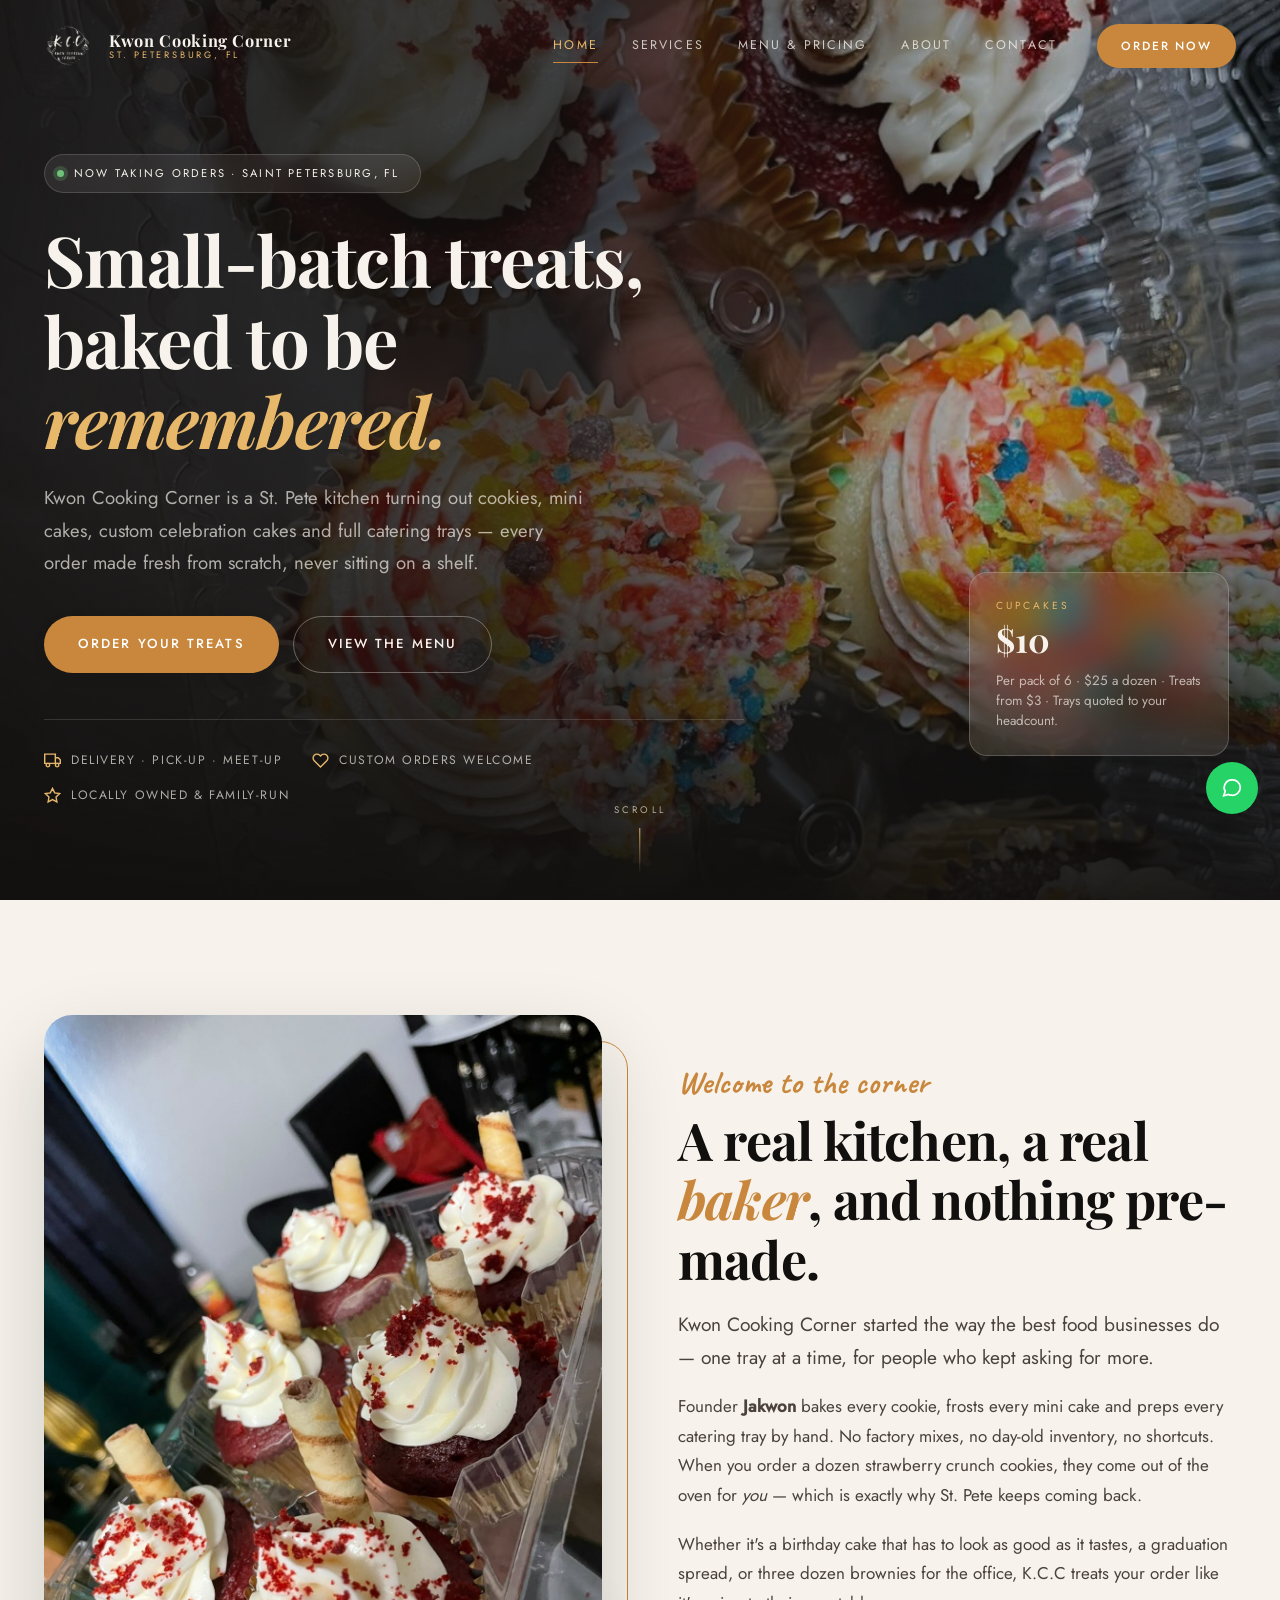
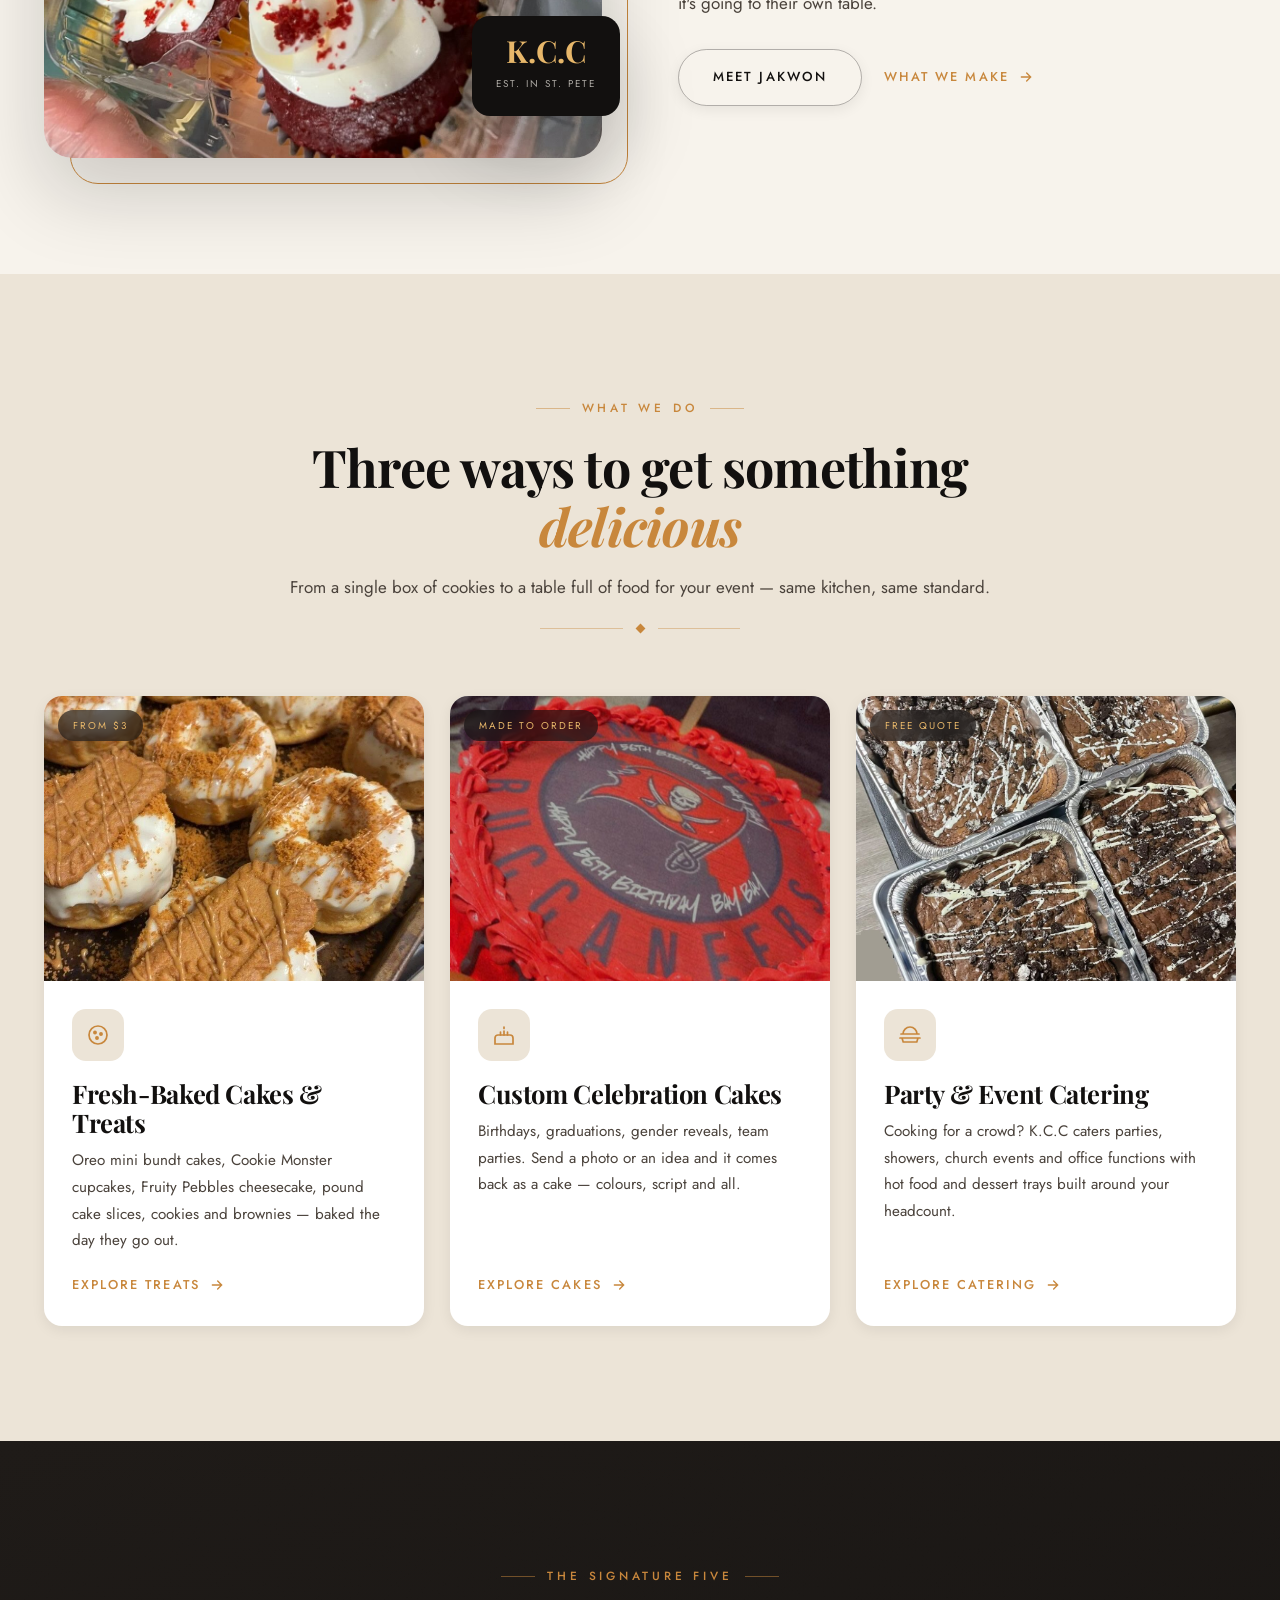
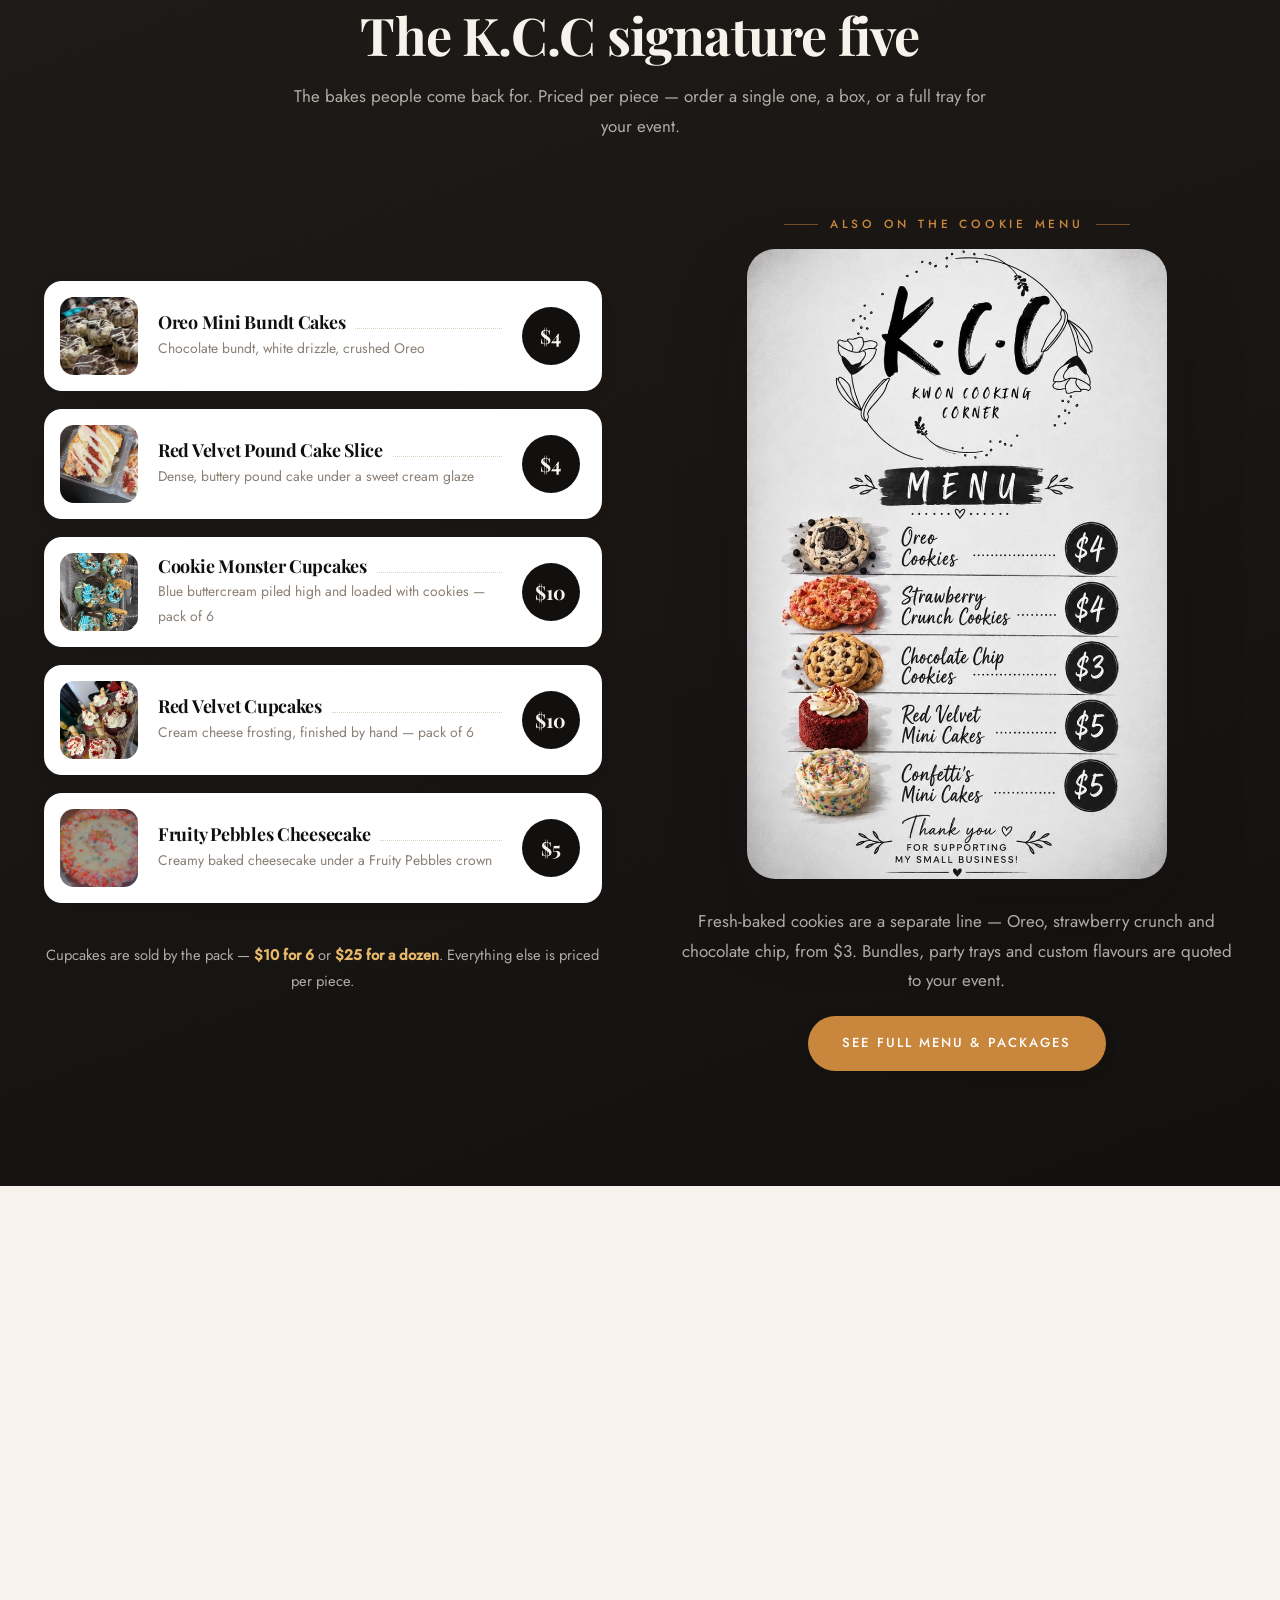
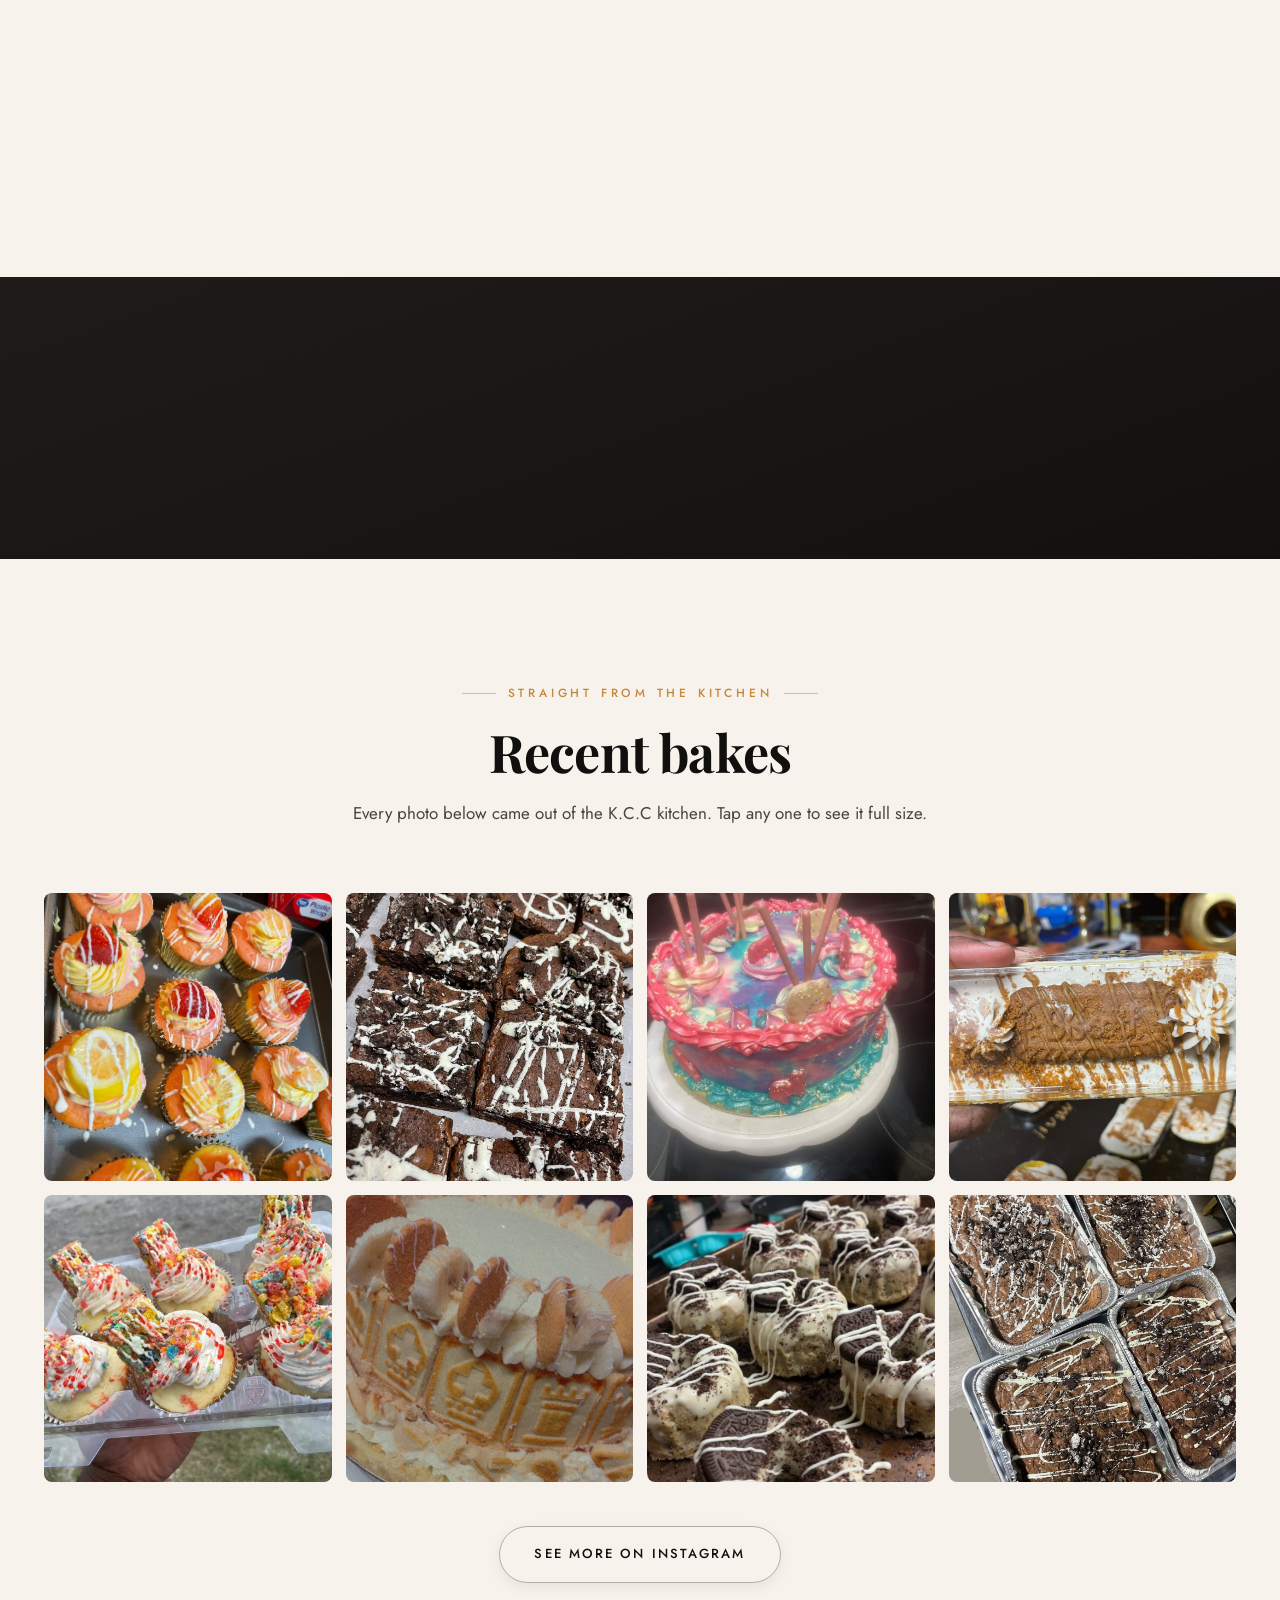
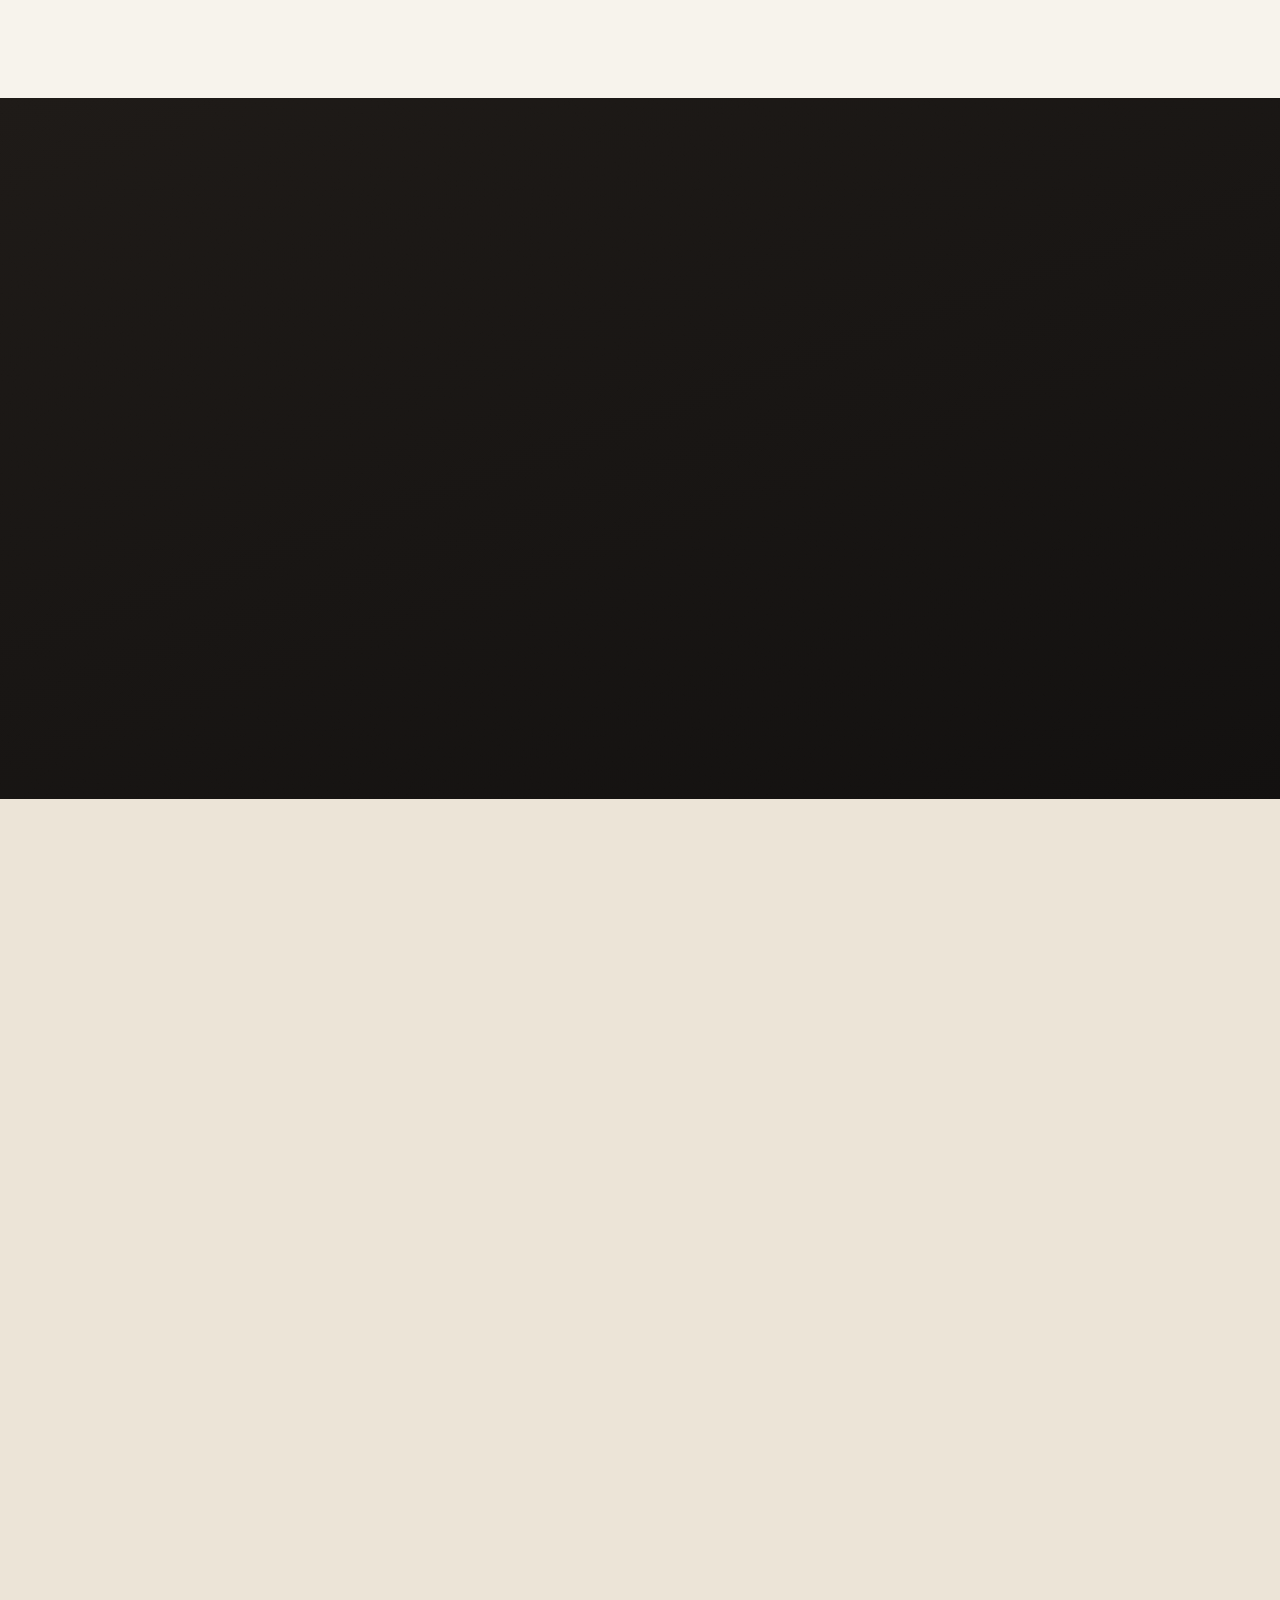
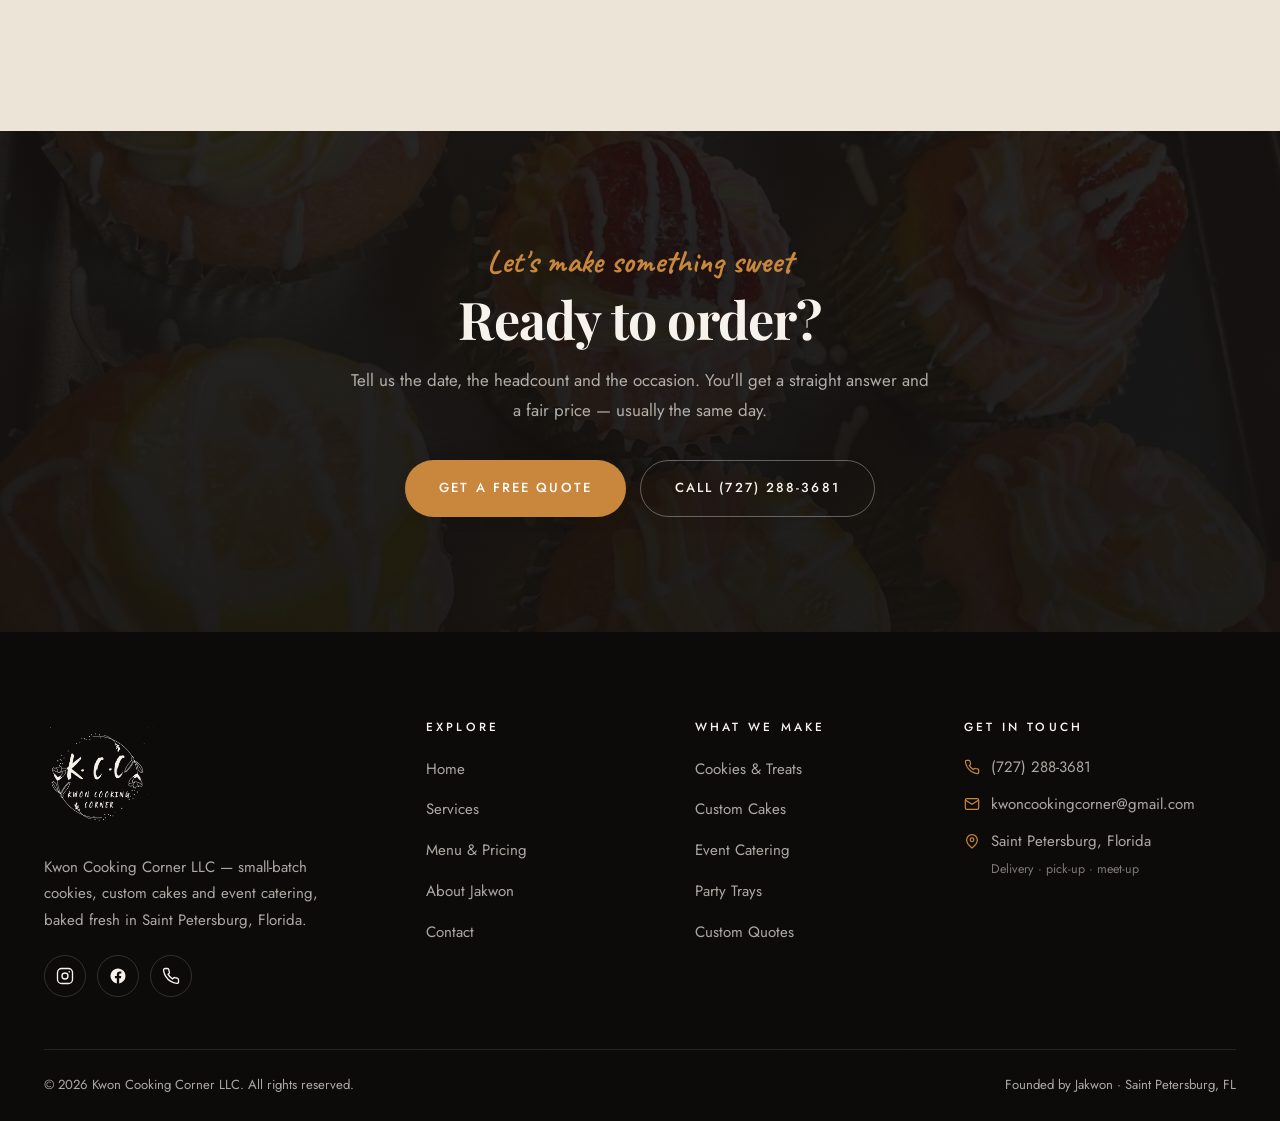
<file: index.html>
<!DOCTYPE html>
<html lang="en">
<head>
<meta charset="UTF-8">
<meta name="viewport" content="width=device-width, initial-scale=1.0">

<!-- ===================== SEO ===================== -->
<title>Kwon Cooking Corner | Custom Cakes, Cookies &amp; Catering in St. Petersburg, FL</title>
<meta name="description" content="Kwon Cooking Corner (K.C.C) bakes small-batch cookies, mini cakes and custom celebration cakes, and caters parties and events across St. Petersburg, Florida. Delivery, pick-up and meet-up available. Call (727) 288-3681.">
<meta name="keywords" content="custom cakes St Petersburg FL, cookies St Pete, home baker Saint Petersburg, catering St Petersburg Florida, birthday cakes, red velvet cupcakes, oreo bundt cakes, fruity pebbles cheesecake, party catering Tampa Bay">
<meta name="author" content="Kwon Cooking Corner LLC">
<meta name="robots" content="index, follow">
<link rel="canonical" href="https://kwoncookingcorner.com/">

<!-- Social sharing cards -->
<meta property="og:type" content="website">
<meta property="og:title" content="Kwon Cooking Corner | Custom Cakes, Cookies &amp; Catering in St. Pete">
<meta property="og:description" content="Small-batch treats and full-service catering, baked fresh to order in Saint Petersburg, Florida.">
<meta property="og:image" content="assets/img/gourmet-cupcake-tray.jpg">
<meta property="og:url" content="https://kwoncookingcorner.com/">
<meta name="twitter:card" content="summary_large_image">

<link rel="icon" type="image/png" href="assets/logo/favicon.png">
<link rel="apple-touch-icon" href="assets/logo/favicon.png">

<!-- ===================== FONTS ===================== -->
<!-- Self-hosted webfonts: no external requests, works offline -->
<link rel="stylesheet" href="css/fonts.css">

<link rel="stylesheet" href="css/style.css">

<!-- ===================== STRUCTURED DATA (helps Google show the business) ===================== -->
<script type="application/ld+json">
{
  "@context": "https://schema.org",
  "@type": "Bakery",
  "name": "Kwon Cooking Corner LLC",
  "alternateName": "K.C.C",
  "image": "assets/logo/logo-original.jpg",
  "description": "Home bakery and catering business offering cookies, mini cakes, custom celebration cakes and event catering in Saint Petersburg, Florida.",
  "telephone": "+1-727-288-3681",
  "email": "kwoncookingcorner@gmail.com",
  "founder": {
    "@type": "Person",
    "name": "Jakwon",
    "jobTitle": "Founder & Head Baker",
    "alumniOf": {
      "@type": "EducationalOrganization",
      "name": "Pinellas Technical College"
    },
    "hasCredential": {
      "@type": "EducationalOccupationalCredential",
      "name": "Certificate of Program Completion — Professional Culinary Arts and Hospitality",
      "credentialCategory": "certificate",
      "recognizedBy": { "@type": "EducationalOrganization", "name": "Pinellas Technical College" }
    }
  },
  "address": {
    "@type": "PostalAddress",
    "addressLocality": "Saint Petersburg",
    "addressRegion": "FL",
    "addressCountry": "US"
  },
  "areaServed": "Saint Petersburg, Florida and the greater Tampa Bay area",
  "priceRange": "$$",
  "servesCuisine": ["Desserts", "Baked Goods", "Catering"],
  "sameAs": [
    "https://www.instagram.com/kwoncookingcorner/",
    "https://www.facebook.com/quan2006"
  ]
}
</script>
</head>

<body class="no-scroll">

<a class="skip-link" href="#main">Skip to content</a>

<!-- ==========================================================================
     PRELOADER
     ========================================================================== -->
<div class="loader" id="loader">
  <div class="loader__inner">
    <img class="loader__mark" src="assets/logo/logo-light.png" alt="Kwon Cooking Corner">
    <div class="loader__bar"><span></span></div>
    <div class="loader__text">Preheating the oven</div>
  </div>
</div>


<!-- ==========================================================================
     NAVIGATION  (identical on every page — keep in sync)
     ========================================================================== -->
<header class="nav" id="nav">
  <div class="container nav__inner">

    <a class="nav__brand" href="index.html" aria-label="Kwon Cooking Corner home">
      <img src="assets/logo/logo-light.png" alt="Kwon Cooking Corner K.C.C logo">
      <span class="nav__brand-text">
        <span class="nav__brand-name">Kwon Cooking Corner</span>
        <span class="nav__brand-sub">St. Petersburg, FL</span>
      </span>
    </a>

    <nav class="nav__menu" aria-label="Main navigation">
      <a class="nav__link is-active" href="index.html">Home</a>
      <a class="nav__link" href="services.html">Services</a>
      <a class="nav__link" href="packages.html">Menu &amp; Pricing</a>
      <a class="nav__link" href="about.html">About</a>
      <a class="nav__link" href="contact.html">Contact</a>
      <a class="btn btn--gold btn--sm nav__cta" href="contact.html">Order Now</a>
    </nav>

    <button class="nav__toggle" id="navToggle" aria-label="Open menu" aria-expanded="false" aria-controls="navDrawer">
      <span></span><span></span><span></span>
    </button>
  </div>
</header>

<!-- Mobile drawer -->
<div class="nav__drawer" id="navDrawer">
  <nav aria-label="Mobile navigation">
    <ul>
      <li><a href="index.html">Home</a></li>
      <li><a href="services.html">Services</a></li>
      <li><a href="packages.html">Menu &amp; Pricing</a></li>
      <li><a href="about.html">About</a></li>
      <li><a href="contact.html">Contact</a></li>
    </ul>
    <div class="nav__drawer-contact">Call or text · (727) 288-3681</div>
  </nav>
</div>


<main id="main">

<!-- ==========================================================================
     HERO
     ========================================================================== -->
<section class="hero">
  <div class="hero__bg">
    <img id="heroImg" src="assets/img/gourmet-cupcake-tray.jpg"
         alt="A tray of freshly decorated gourmet cupcakes made by Kwon Cooking Corner" fetchpriority="high">
  </div>
  <div class="hero__scrim"></div>

  <div class="container">
    <div class="hero__content">
      <span class="hero__badge"><i></i> Now taking orders · Saint Petersburg, FL</span>

      <h1>Small-batch treats,<br>baked to be <em>remembered.</em></h1>

      <p class="hero__text">
        Kwon Cooking Corner is a St. Pete kitchen turning out cookies, mini cakes,
        custom celebration cakes and full catering trays — every order made fresh
        from scratch, never sitting on a shelf.
      </p>

      <div class="btn-row">
        <a class="btn btn--gold" href="contact.html">Order Your Treats</a>
        <a class="btn btn--outline-light" href="packages.html">View the Menu</a>
      </div>

      <div class="hero__meta">
        <div>
          <svg width="17" height="17" viewBox="0 0 24 24" fill="none" stroke="currentColor" stroke-width="2" stroke-linecap="round"><path d="M1 3h15v13H1zM16 8h4l3 3v5h-7z"/><circle cx="5.5" cy="18.5" r="2.5"/><circle cx="18.5" cy="18.5" r="2.5"/></svg>
          Delivery · Pick-up · Meet-up
        </div>
        <div>
          <svg width="17" height="17" viewBox="0 0 24 24" fill="none" stroke="currentColor" stroke-width="2" stroke-linecap="round"><path d="M20.84 4.61a5.5 5.5 0 0 0-7.78 0L12 5.67l-1.06-1.06a5.5 5.5 0 0 0-7.78 7.78l1.06 1.06L12 21.23l7.78-7.78 1.06-1.06a5.5 5.5 0 0 0 0-7.78z"/></svg>
          Custom orders welcome
        </div>
        <div>
          <svg width="17" height="17" viewBox="0 0 24 24" fill="none" stroke="currentColor" stroke-width="2" stroke-linecap="round"><path d="M12 2 15.09 8.26 22 9.27l-5 4.87 1.18 6.88L12 17.77l-6.18 3.25L7 14.14 2 9.27l6.91-1.01z"/></svg>
          Locally owned &amp; family-run
        </div>
      </div>
    </div>
  </div>

  <!-- Floating glass price card -->
  <aside class="hero__card">
    <small>Cupcakes</small>
    <strong>$10</strong>
    <p>Per pack of 6 · $25 a dozen · Treats from $3 · Trays quoted to your headcount.</p>
  </aside>

  <div class="hero__scroll">Scroll <i></i></div>
</section>


<!-- ==========================================================================
     INTRO — brand story snippet
     ========================================================================== -->
<section class="section">
  <div class="container split">

    <div class="split__media" data-reveal="left">
      <div class="portrait">
        <img src="assets/img/red-velvet-cupcakes.jpg"
             alt="Red velvet cupcakes topped with cream cheese frosting and a wafer roll">
        <div class="portrait__badge">
          <strong>K.C.C</strong>
          <small>Est. in St. Pete</small>
        </div>
      </div>
    </div>

    <div data-reveal="right">
      <span class="kicker">Welcome to the corner</span>
      <h2>A real kitchen, a real <span class="accent-italic">baker</span>, and nothing pre-made.</h2>
      <p class="lead" style="margin-top:20px">
        Kwon Cooking Corner started the way the best food businesses do — one tray at a
        time, for people who kept asking for more.
      </p>
      <p>
        Founder <strong>Jakwon</strong> bakes every cookie, frosts every mini cake and preps
        every catering tray by hand. No factory mixes, no day-old inventory, no shortcuts.
        When you order a dozen strawberry crunch cookies, they come out of the oven for
        <em>you</em> — which is exactly why St. Pete keeps coming back.
      </p>
      <p>
        Whether it's a birthday cake that has to look as good as it tastes, a graduation
        spread, or three dozen brownies for the office, K.C.C treats your order like it's
        going to their own table.
      </p>

      <div class="btn-row" style="margin-top:30px">
        <a class="btn btn--outline" href="about.html">Meet Jakwon</a>
        <a class="link-arrow" href="services.html" style="align-self:center;margin-left:8px">
          What we make
          <svg width="16" height="16" viewBox="0 0 24 24" fill="none" stroke="currentColor" stroke-width="2" stroke-linecap="round"><path d="M5 12h14M13 6l6 6-6 6"/></svg>
        </a>
      </div>
    </div>

  </div>
</section>


<!-- ==========================================================================
     SERVICES — three headline offerings
     ========================================================================== -->
<section class="section section--stone">
  <div class="container">

    <header class="section-head section-head--center" data-reveal>
      <span class="eyebrow">What we do</span>
      <h2>Three ways to get something <span class="accent-italic">delicious</span></h2>
      <p>From a single box of cookies to a table full of food for your event — same kitchen, same standard.</p>
      <div class="divider"><span></span></div>
    </header>

    <div class="grid grid--3">

      <article class="service-card" data-reveal data-delay="0">
        <div class="service-card__media">
          <img src="assets/img/biscoff-cookie-treats.jpg" loading="lazy"
               alt="Biscoff-topped mini bundt cakes drizzled with glaze">
          <span class="service-card__tag">From $3</span>
        </div>
        <div class="service-card__body">
          <div class="service-card__icon">
            <svg width="24" height="24" viewBox="0 0 24 24" fill="none" stroke="currentColor" stroke-width="1.7"><circle cx="12" cy="12" r="9"/><circle cx="9" cy="9.5" r="1.1" fill="currentColor"/><circle cx="15" cy="11" r="1.1" fill="currentColor"/><circle cx="11" cy="15" r="1.1" fill="currentColor"/></svg>
          </div>
          <h3>Fresh-Baked Cakes &amp; Treats</h3>
          <p>
            Oreo mini bundt cakes, Cookie Monster cupcakes, Fruity Pebbles cheesecake,
            pound cake slices, cookies and brownies — baked the day they go out.
          </p>
          <a class="link-arrow" href="services.html#treats">
            Explore treats
            <svg width="16" height="16" viewBox="0 0 24 24" fill="none" stroke="currentColor" stroke-width="2" stroke-linecap="round"><path d="M5 12h14M13 6l6 6-6 6"/></svg>
          </a>
        </div>
      </article>

      <article class="service-card" data-reveal data-delay="130">
        <div class="service-card__media">
          <img src="assets/img/custom-themed-cake.jpg" loading="lazy"
               alt="Custom decorated birthday cake with a hand-piped team logo">
          <span class="service-card__tag">Made to order</span>
        </div>
        <div class="service-card__body">
          <div class="service-card__icon">
            <svg width="24" height="24" viewBox="0 0 24 24" fill="none" stroke="currentColor" stroke-width="1.7" stroke-linecap="round"><path d="M3 21h18v-6a3 3 0 0 0-3-3H6a3 3 0 0 0-3 3z"/><path d="M12 12V8M12 5.5V4M8.5 12V9M15.5 12V9"/></svg>
          </div>
          <h3>Custom Celebration Cakes</h3>
          <p>
            Birthdays, graduations, gender reveals, team parties. Send a photo or an idea
            and it comes back as a cake — colours, script and all.
          </p>
          <a class="link-arrow" href="services.html#cakes">
            Explore cakes
            <svg width="16" height="16" viewBox="0 0 24 24" fill="none" stroke="currentColor" stroke-width="2" stroke-linecap="round"><path d="M5 12h14M13 6l6 6-6 6"/></svg>
          </a>
        </div>
      </article>

      <article class="service-card" data-reveal data-delay="260">
        <div class="service-card__media">
          <img src="assets/img/catering-brownie-trays.jpg" loading="lazy"
               alt="Full catering trays of Oreo brownies prepared for a Kwon Cooking Corner event">
          <span class="service-card__tag">Free quote</span>
        </div>
        <div class="service-card__body">
          <div class="service-card__icon">
            <svg width="24" height="24" viewBox="0 0 24 24" fill="none" stroke="currentColor" stroke-width="1.7" stroke-linecap="round"><path d="M3 11h18M5 11a7 7 0 0 1 14 0M2 15h20M4 15l1.2 4h13.6L20 15"/></svg>
          </div>
          <h3>Party &amp; Event Catering</h3>
          <p>
            Cooking for a crowd? K.C.C caters parties, showers, church events and office
            functions with hot food and dessert trays built around your headcount.
          </p>
          <a class="link-arrow" href="services.html#catering">
            Explore catering
            <svg width="16" height="16" viewBox="0 0 24 24" fill="none" stroke="currentColor" stroke-width="2" stroke-linecap="round"><path d="M5 12h14M13 6l6 6-6 6"/></svg>
          </a>
        </div>
      </article>

    </div>
  </div>
</section>


<!-- ==========================================================================
     SIGNATURE MENU — real prices taken from the K.C.C menu card
     ========================================================================== -->
<section class="section section--dark">
  <div class="container">

    <header class="section-head section-head--center" data-reveal>
      <span class="eyebrow">The signature five</span>
      <h2>The K.C.C signature five</h2>
      <p>The bakes people come back for. Priced per piece — order a single one, a box, or a full tray for your event.</p>
    </header>

    <div class="split" style="align-items:center">

      <div class="menu-list" data-reveal="left">

        <article class="menu-item">
          <div class="menu-item__thumb">
            <img src="assets/img/oreo-mini-bundt-cakes.jpg" loading="lazy" alt="Oreo mini bundt cakes finished with white chocolate drizzle and crushed Oreo">
          </div>
          <div class="menu-item__info">
            <h4>Oreo Mini Bundt Cakes</h4>
            <p>Chocolate bundt, white drizzle, crushed Oreo</p>
          </div>
          <div class="menu-item__price">$4</div>
        </article>

        <article class="menu-item">
          <div class="menu-item__thumb">
            <img src="assets/img/red-velvet-pound-cake.jpg" loading="lazy" alt="A thick slice of red velvet pound cake with sweet cream glaze">
          </div>
          <div class="menu-item__info">
            <h4>Red Velvet Pound Cake Slice</h4>
            <p>Dense, buttery pound cake under a sweet cream glaze</p>
          </div>
          <div class="menu-item__price">$4</div>
        </article>

        <article class="menu-item">
          <div class="menu-item__thumb">
            <img src="assets/img/cookie-monster-cupcakes.jpg" loading="lazy" alt="Cookie Monster cupcakes with bright blue buttercream and cookies on top">
          </div>
          <div class="menu-item__info">
            <h4>Cookie Monster Cupcakes</h4>
            <p>Blue buttercream piled high and loaded with cookies — pack of 6</p>
          </div>
          <div class="menu-item__price">$10</div>
        </article>

        <article class="menu-item">
          <div class="menu-item__thumb">
            <img src="assets/img/red-velvet-cupcakes.jpg" loading="lazy" alt="Red velvet cupcakes topped with swirled cream cheese frosting">
          </div>
          <div class="menu-item__info">
            <h4>Red Velvet Cupcakes</h4>
            <p>Cream cheese frosting, finished by hand — pack of 6</p>
          </div>
          <div class="menu-item__price">$10</div>
        </article>

        <article class="menu-item">
          <div class="menu-item__thumb">
            <img src="assets/img/fruity-pebbles-cheesecake.jpg" loading="lazy" alt="Fruity Pebbles cheesecake topped with colourful cereal">
          </div>
          <div class="menu-item__info">
            <h4>Fruity Pebbles Cheesecake</h4>
            <p>Creamy baked cheesecake under a Fruity Pebbles crown</p>
          </div>
          <div class="menu-item__price">$5</div>
        </article>

        <p style="margin-top:22px;font-size:.92rem;text-align:center;color:var(--text-light-muted)">
          Cupcakes are sold by the pack — <strong style="color:var(--gold-lt)">$10 for 6</strong>
          or <strong style="color:var(--gold-lt)">$25 for a dozen</strong>. Everything else is priced per piece.
        </p>

      </div>

      <div data-reveal="right" style="text-align:center">
        <span class="eyebrow" style="margin-bottom:14px">Also on the cookie menu</span>
        <img src="assets/img/kcc-menu.jpg" loading="lazy"
             alt="The printed Kwon Cooking Corner cookie menu card, listing Oreo, strawberry crunch and chocolate chip cookies with prices"
             style="border-radius:var(--radius-lg);box-shadow:var(--shadow-lg);width:100%;max-width:420px;margin-inline:auto">
        <div style="text-align:center;margin-top:28px">
          <p style="margin-bottom:20px">
            Fresh-baked cookies are a separate line — Oreo, strawberry crunch and chocolate
            chip, from $3. Bundles, party trays and custom flavours are quoted to your event.
          </p>
          <a class="btn btn--gold" href="packages.html">See Full Menu &amp; Packages</a>
        </div>
      </div>

    </div>
  </div>
</section>


<!-- ==========================================================================
     WHY CHOOSE US
     ========================================================================== -->
<section class="section">
  <div class="container">

    <header class="section-head section-head--center" data-reveal>
      <span class="eyebrow">Why K.C.C</span>
      <h2>Reasons people order <span class="accent-italic">twice</span></h2>
      <div class="divider"><span></span></div>
    </header>

    <div class="grid grid--4">

      <div class="feature" data-reveal data-delay="0">
        <div class="feature__num">01</div>
        <h3>Made From Scratch</h3>
        <p>No box mixes and no frozen inventory. Every order is baked after you place it, so it reaches you at its best.</p>
      </div>

      <div class="feature" data-reveal data-delay="110">
        <div class="feature__num">02</div>
        <h3>Three Ways to Get It</h3>
        <p>Local delivery, pick-up, or a meet-up point that works for both of us — whatever suits your day.</p>
      </div>

      <div class="feature" data-reveal data-delay="220">
        <div class="feature__num">03</div>
        <h3>Your Idea, Your Cake</h3>
        <p>Send a colour, a theme or a screenshot. Custom designs, lettering and flavours are the standard, not an upsell.</p>
      </div>

      <div class="feature" data-reveal data-delay="330">
        <div class="feature__num">04</div>
        <h3>Small Business Care</h3>
        <p>You deal with Jakwon directly — quick answers, honest timelines, and an order that actually gets checked before it leaves.</p>
      </div>

    </div>
  </div>
</section>


<!-- ==========================================================================
     STATS BAND
     ========================================================================== -->
<section class="section section--tight section--dark">
  <div class="container">
    <div class="stats">

      <div class="stat" data-reveal data-delay="0">
        <div class="stat__value" data-count="5" data-suffix="">0</div>
        <div class="stat__label">Signature bakes</div>
      </div>

      <div class="stat" data-reveal data-delay="110">
        <div class="stat__value" data-count="3" data-prefix="$" data-suffix="">0</div>
        <div class="stat__label">Treats start at</div>
      </div>

      <div class="stat" data-reveal data-delay="220">
        <div class="stat__value" data-count="3" data-suffix="">0</div>
        <div class="stat__label">Delivery options</div>
      </div>

      <div class="stat" data-reveal data-delay="330">
        <div class="stat__value" data-count="100" data-suffix="%">0</div>
        <div class="stat__label">Made to order</div>
      </div>

    </div>
  </div>
</section>


<!-- ==========================================================================
     GALLERY
     ========================================================================== -->
<section class="section">
  <div class="container">

    <header class="section-head section-head--center" data-reveal>
      <span class="eyebrow">Straight from the kitchen</span>
      <h2>Recent bakes</h2>
      <p>Every photo below came out of the K.C.C kitchen. Tap any one to see it full size.</p>
    </header>

    <div class="gallery" data-reveal="zoom">
      <div class="gallery__item" data-lightbox="assets/img/strawberry-lemon-cupcakes.jpg" data-caption="Strawberry &amp; lemon gourmet cupcakes">
        <img src="assets/img/strawberry-lemon-cupcakes.jpg" loading="lazy" alt="Tray of strawberry and lemon gourmet cupcakes with drizzle">
        <span>Gourmet cupcakes</span>
      </div>
      <div class="gallery__item" data-lightbox="assets/img/fudge-brownies.jpg" data-caption="Fudge brownies with white chocolate drizzle">
        <img src="assets/img/fudge-brownies.jpg" loading="lazy" alt="Squares of fudge brownies drizzled with white chocolate">
        <span>Fudge brownies</span>
      </div>
      <div class="gallery__item" data-lightbox="assets/img/tie-dye-party-cake.jpg" data-caption="Tie-dye celebration cake">
        <img src="assets/img/tie-dye-party-cake.jpg" loading="lazy" alt="Brightly coloured tie-dye celebration cake with candles">
        <span>Party cakes</span>
      </div>
      <div class="gallery__item" data-lightbox="assets/img/biscoff-dessert-bars.jpg" data-caption="Biscoff cookie butter dessert bars">
        <img src="assets/img/biscoff-dessert-bars.jpg" loading="lazy" alt="Biscoff cookie butter dessert bar in a takeaway container">
        <span>Dessert bars</span>
      </div>
      <div class="gallery__item" data-lightbox="assets/img/confetti-cupcakes.jpg" data-caption="Confetti cupcakes boxed for pick-up">
        <img src="assets/img/confetti-cupcakes.jpg" loading="lazy" alt="Confetti cupcakes with tall frosting swirls boxed for pick-up">
        <span>Boxed &amp; ready</span>
      </div>
      <div class="gallery__item" data-lightbox="assets/img/celebration-layer-cake.jpg" data-caption="Cream-finished celebration layer cake">
        <img src="assets/img/celebration-layer-cake.jpg" loading="lazy" alt="Cream frosted layer cake edged with wafer biscuits">
        <span>Layer cakes</span>
      </div>
      <div class="gallery__item" data-lightbox="assets/img/oreo-mini-bundt-cakes.jpg" data-caption="Oreo mini bundt cakes">
        <img src="assets/img/oreo-mini-bundt-cakes.jpg" loading="lazy" alt="Rows of Oreo mini bundt cakes finished with white chocolate drizzle">
        <span>Mini bundt cakes</span>
      </div>
      <div class="gallery__item" data-lightbox="assets/img/catering-brownie-trays.jpg" data-caption="Catering trays ready for an event">
        <img src="assets/img/catering-brownie-trays.jpg" loading="lazy" alt="Four full catering trays of Oreo brownies drizzled with white chocolate, prepared for an event">
        <span>Event trays</span>
      </div>
    </div>

    <div class="btn-row btn-row--center" style="margin-top:44px">
      <a class="btn btn--outline" href="https://www.instagram.com/kwoncookingcorner/" target="_blank" rel="noopener">See More on Instagram</a>
    </div>
  </div>
</section>


<!-- ==========================================================================
     TESTIMONIALS

     ⚠️  IMPORTANT — PLACEHOLDER CONTENT  ⚠️
     The three reviews below are SAMPLE copy written to show the layout.
     They are NOT real customer reviews. Before this site goes live, replace
     each quote and name with a genuine review from the K.C.C Facebook or
     Instagram page (with that customer's permission), or delete this whole
     <section> block.
     ========================================================================== -->
<section class="section section--dark">
  <div class="container">

    <header class="section-head section-head--center" data-reveal>
      <span class="eyebrow">Kind words</span>
      <h2>What customers say</h2>
    </header>

    <div class="grid grid--3">

      <article class="quote-card" data-reveal data-delay="0">
        <div class="quote-card__stars" aria-label="5 out of 5 stars">
          <svg width="15" height="15" viewBox="0 0 24 24" fill="currentColor"><path d="M12 2l3.09 6.26L22 9.27l-5 4.87 1.18 6.88L12 17.77l-6.18 3.25L7 14.14 2 9.27l6.91-1.01z"/></svg>
          <svg width="15" height="15" viewBox="0 0 24 24" fill="currentColor"><path d="M12 2l3.09 6.26L22 9.27l-5 4.87 1.18 6.88L12 17.77l-6.18 3.25L7 14.14 2 9.27l6.91-1.01z"/></svg>
          <svg width="15" height="15" viewBox="0 0 24 24" fill="currentColor"><path d="M12 2l3.09 6.26L22 9.27l-5 4.87 1.18 6.88L12 17.77l-6.18 3.25L7 14.14 2 9.27l6.91-1.01z"/></svg>
          <svg width="15" height="15" viewBox="0 0 24 24" fill="currentColor"><path d="M12 2l3.09 6.26L22 9.27l-5 4.87 1.18 6.88L12 17.77l-6.18 3.25L7 14.14 2 9.27l6.91-1.01z"/></svg>
          <svg width="15" height="15" viewBox="0 0 24 24" fill="currentColor"><path d="M12 2l3.09 6.26L22 9.27l-5 4.87 1.18 6.88L12 17.77l-6.18 3.25L7 14.14 2 9.27l6.91-1.01z"/></svg>
        </div>
        <p>Sample review — replace with a real one. Describe how the order arrived, how it tasted, and how easy it was to book.</p>
        <footer>
          <div class="quote-card__avatar">A</div>
          <div class="quote-card__who">
            <strong>Customer name</strong>
            <small>Birthday order</small>
          </div>
        </footer>
      </article>

      <article class="quote-card" data-reveal data-delay="130">
        <div class="quote-card__stars" aria-label="5 out of 5 stars">
          <svg width="15" height="15" viewBox="0 0 24 24" fill="currentColor"><path d="M12 2l3.09 6.26L22 9.27l-5 4.87 1.18 6.88L12 17.77l-6.18 3.25L7 14.14 2 9.27l6.91-1.01z"/></svg>
          <svg width="15" height="15" viewBox="0 0 24 24" fill="currentColor"><path d="M12 2l3.09 6.26L22 9.27l-5 4.87 1.18 6.88L12 17.77l-6.18 3.25L7 14.14 2 9.27l6.91-1.01z"/></svg>
          <svg width="15" height="15" viewBox="0 0 24 24" fill="currentColor"><path d="M12 2l3.09 6.26L22 9.27l-5 4.87 1.18 6.88L12 17.77l-6.18 3.25L7 14.14 2 9.27l6.91-1.01z"/></svg>
          <svg width="15" height="15" viewBox="0 0 24 24" fill="currentColor"><path d="M12 2l3.09 6.26L22 9.27l-5 4.87 1.18 6.88L12 17.77l-6.18 3.25L7 14.14 2 9.27l6.91-1.01z"/></svg>
          <svg width="15" height="15" viewBox="0 0 24 24" fill="currentColor"><path d="M12 2l3.09 6.26L22 9.27l-5 4.87 1.18 6.88L12 17.77l-6.18 3.25L7 14.14 2 9.27l6.91-1.01z"/></svg>
        </div>
        <p>Sample review — replace with a real one. A catering customer talking about the trays, the portion sizes and the turnaround works well here.</p>
        <footer>
          <div class="quote-card__avatar">B</div>
          <div class="quote-card__who">
            <strong>Customer name</strong>
            <small>Event catering</small>
          </div>
        </footer>
      </article>

      <article class="quote-card" data-reveal data-delay="260">
        <div class="quote-card__stars" aria-label="5 out of 5 stars">
          <svg width="15" height="15" viewBox="0 0 24 24" fill="currentColor"><path d="M12 2l3.09 6.26L22 9.27l-5 4.87 1.18 6.88L12 17.77l-6.18 3.25L7 14.14 2 9.27l6.91-1.01z"/></svg>
          <svg width="15" height="15" viewBox="0 0 24 24" fill="currentColor"><path d="M12 2l3.09 6.26L22 9.27l-5 4.87 1.18 6.88L12 17.77l-6.18 3.25L7 14.14 2 9.27l6.91-1.01z"/></svg>
          <svg width="15" height="15" viewBox="0 0 24 24" fill="currentColor"><path d="M12 2l3.09 6.26L22 9.27l-5 4.87 1.18 6.88L12 17.77l-6.18 3.25L7 14.14 2 9.27l6.91-1.01z"/></svg>
          <svg width="15" height="15" viewBox="0 0 24 24" fill="currentColor"><path d="M12 2l3.09 6.26L22 9.27l-5 4.87 1.18 6.88L12 17.77l-6.18 3.25L7 14.14 2 9.27l6.91-1.01z"/></svg>
          <svg width="15" height="15" viewBox="0 0 24 24" fill="currentColor"><path d="M12 2l3.09 6.26L22 9.27l-5 4.87 1.18 6.88L12 17.77l-6.18 3.25L7 14.14 2 9.27l6.91-1.01z"/></svg>
        </div>
        <p>Sample review — replace with a real one. A repeat customer mentioning a specific flavour by name is the most persuasive kind.</p>
        <footer>
          <div class="quote-card__avatar">C</div>
          <div class="quote-card__who">
            <strong>Customer name</strong>
            <small>Repeat order</small>
          </div>
        </footer>
      </article>

    </div>
  </div>
</section>


<!-- ==========================================================================
     FAQ
     ========================================================================== -->
<section class="section section--stone">
  <div class="container container--narrow">

    <header class="section-head section-head--center" data-reveal>
      <span class="eyebrow">Good to know</span>
      <h2>Frequently asked</h2>
    </header>

    <div class="faq" data-reveal>

      <div class="faq__item">
        <button class="faq__q" aria-expanded="false">
          How much notice do you need for an order?
          <span class="faq__sign">
            <svg width="13" height="13" viewBox="0 0 24 24" fill="none" stroke="currentColor" stroke-width="2.4" stroke-linecap="round"><path d="M12 5v14M5 12h14"/></svg>
          </span>
        </button>
        <div class="faq__a"><p>For cookies, brownies and mini cakes, 48 hours is usually plenty. Custom celebration cakes and full catering orders are best booked 5–7 days ahead so the design and shopping can be planned properly. Got a last-minute occasion? Call or text — it's always worth asking.</p></div>
      </div>

      <div class="faq__item">
        <button class="faq__q" aria-expanded="false">
          Do you deliver, and how far?
          <span class="faq__sign">
            <svg width="13" height="13" viewBox="0 0 24 24" fill="none" stroke="currentColor" stroke-width="2.4" stroke-linecap="round"><path d="M12 5v14M5 12h14"/></svg>
          </span>
        </button>
        <div class="faq__a"><p>Yes — delivery, pick-up and meet-up are all available around Saint Petersburg and the surrounding Tampa Bay area. Delivery is quoted based on distance, so send your address with your order and you'll get an exact figure up front.</p></div>
      </div>

      <div class="faq__item">
        <button class="faq__q" aria-expanded="false">
          Can I get a cake designed around a specific theme?
          <span class="faq__sign">
            <svg width="13" height="13" viewBox="0 0 24 24" fill="none" stroke="currentColor" stroke-width="2.4" stroke-linecap="round"><path d="M12 5v14M5 12h14"/></svg>
          </span>
        </button>
        <div class="faq__a"><p>Absolutely — that's most of what K.C.C does. Team colours, logos, gender reveals, graduations, character themes, hand-piped lettering. Send a photo or a Pinterest screenshot of what you have in mind and you'll get a quote and a realistic sketch of what's possible.</p></div>
      </div>

      <div class="faq__item">
        <button class="faq__q" aria-expanded="false">
          How does catering pricing work?
          <span class="faq__sign">
            <svg width="13" height="13" viewBox="0 0 24 24" fill="none" stroke="currentColor" stroke-width="2.4" stroke-linecap="round"><path d="M12 5v14M5 12h14"/></svg>
          </span>
        </button>
        <div class="faq__a"><p>Catering is quoted per event rather than off a fixed price list, because headcount, menu and setup change everything. Tell us the date, the number of guests and roughly what you'd like to serve, and you'll get a clear written quote with no surprises.</p></div>
      </div>

      <div class="faq__item">
        <button class="faq__q" aria-expanded="false">
          Do you handle allergies or dietary requests?
          <span class="faq__sign">
            <svg width="13" height="13" viewBox="0 0 24 24" fill="none" stroke="currentColor" stroke-width="2.4" stroke-linecap="round"><path d="M12 5v14M5 12h14"/></svg>
          </span>
        </button>
        <div class="faq__a"><p>Always mention allergies when you order. K.C.C bakes in a home kitchen that handles wheat, dairy, eggs, nuts and soy, so cross-contact can't be fully ruled out — but preferences and substitutions are accommodated wherever it's safely possible. Just ask before you book.</p></div>
      </div>

      <div class="faq__item">
        <button class="faq__q" aria-expanded="false">
          How do I place an order?
          <span class="faq__sign">
            <svg width="13" height="13" viewBox="0 0 24 24" fill="none" stroke="currentColor" stroke-width="2.4" stroke-linecap="round"><path d="M12 5v14M5 12h14"/></svg>
          </span>
        </button>
        <div class="faq__a"><p>Three ways: call or text <strong>(727) 288-3681</strong>, message K.C.C on Instagram or Facebook, or fill in the form on the <a href="contact.html" style="color:var(--gold-dk);text-decoration:underline">contact page</a>. Include your date, what you want and how many, and you'll get a quote back quickly.</p></div>
      </div>

    </div>
  </div>
</section>


<!-- ==========================================================================
     CTA BAND
     ========================================================================== -->
<section class="cta-band">
  <div class="cta-band__bg">
    <img src="assets/img/strawberry-lemon-cupcakes.jpg" loading="lazy" alt="">
  </div>
  <div class="container" data-reveal>
    <span class="kicker">Let's make something sweet</span>
    <h2>Ready to order?</h2>
    <p>Tell us the date, the headcount and the occasion. You'll get a straight answer and a fair price — usually the same day.</p>
    <div class="btn-row btn-row--center">
      <a class="btn btn--gold" href="contact.html">Get a Free Quote</a>
      <a class="btn btn--outline-light" href="tel:+17272883681">Call (727) 288-3681</a>
    </div>
  </div>
</section>

</main>


<!-- ==========================================================================
     FOOTER  (identical on every page — keep in sync)
     ========================================================================== -->
<footer class="footer">
  <div class="container">
    <div class="footer__grid">

      <div class="footer__brand">
        <img src="assets/logo/logo-light.png" alt="Kwon Cooking Corner logo">
        <p>Kwon Cooking Corner LLC — small-batch cookies, custom cakes and event catering, baked fresh in Saint Petersburg, Florida.</p>
        <div class="socials">
          <a href="https://www.instagram.com/kwoncookingcorner/" target="_blank" rel="noopener" aria-label="Kwon Cooking Corner on Instagram">
            <svg width="18" height="18" viewBox="0 0 24 24" fill="none" stroke="currentColor" stroke-width="1.8"><rect x="2" y="2" width="20" height="20" rx="5.5"/><circle cx="12" cy="12" r="4"/><circle cx="17.6" cy="6.4" r="1.1" fill="currentColor" stroke="none"/></svg>
          </a>
          <a href="https://www.facebook.com/quan2006" target="_blank" rel="noopener" aria-label="Kwon Cooking Corner on Facebook">
            <svg width="18" height="18" viewBox="0 0 24 24" fill="currentColor"><path d="M22 12a10 10 0 1 0-11.56 9.88v-6.99H7.9V12h2.54V9.8c0-2.5 1.49-3.89 3.77-3.89 1.09 0 2.24.2 2.24.2v2.46h-1.26c-1.24 0-1.63.77-1.63 1.56V12h2.78l-.45 2.89h-2.33v6.99A10 10 0 0 0 22 12z"/></svg>
          </a>
          <a href="tel:+17272883681" aria-label="Call Kwon Cooking Corner">
            <svg width="18" height="18" viewBox="0 0 24 24" fill="none" stroke="currentColor" stroke-width="1.8" stroke-linecap="round"><path d="M22 16.9v3a2 2 0 0 1-2.2 2 19.8 19.8 0 0 1-8.6-3.1 19.5 19.5 0 0 1-6-6A19.8 19.8 0 0 1 2.1 4.2 2 2 0 0 1 4.1 2h3a2 2 0 0 1 2 1.7c.1 1 .4 1.9.7 2.8a2 2 0 0 1-.5 2.1L8.1 9.9a16 16 0 0 0 6 6l1.3-1.3a2 2 0 0 1 2.1-.4c.9.3 1.8.6 2.8.7a2 2 0 0 1 1.7 2z"/></svg>
          </a>
        </div>
      </div>

      <div>
        <h4>Explore</h4>
        <ul>
          <li><a href="index.html">Home</a></li>
          <li><a href="services.html">Services</a></li>
          <li><a href="packages.html">Menu &amp; Pricing</a></li>
          <li><a href="about.html">About Jakwon</a></li>
          <li><a href="contact.html">Contact</a></li>
        </ul>
      </div>

      <div>
        <h4>What We Make</h4>
        <ul>
          <li><a href="services.html#treats">Cookies &amp; Treats</a></li>
          <li><a href="services.html#cakes">Custom Cakes</a></li>
          <li><a href="services.html#catering">Event Catering</a></li>
          <li><a href="packages.html">Party Trays</a></li>
          <li><a href="contact.html">Custom Quotes</a></li>
        </ul>
      </div>

      <div>
        <h4>Get In Touch</h4>
        <ul class="footer__contact">
          <li>
            <svg width="16" height="16" viewBox="0 0 24 24" fill="none" stroke="currentColor" stroke-width="1.8" stroke-linecap="round"><path d="M22 16.9v3a2 2 0 0 1-2.2 2 19.8 19.8 0 0 1-8.6-3.1 19.5 19.5 0 0 1-6-6A19.8 19.8 0 0 1 2.1 4.2 2 2 0 0 1 4.1 2h3a2 2 0 0 1 2 1.7c.1 1 .4 1.9.7 2.8a2 2 0 0 1-.5 2.1L8.1 9.9a16 16 0 0 0 6 6l1.3-1.3a2 2 0 0 1 2.1-.4c.9.3 1.8.6 2.8.7a2 2 0 0 1 1.7 2z"/></svg>
            <a href="tel:+17272883681">(727) 288-3681</a>
          </li>
          <li>
            <svg width="16" height="16" viewBox="0 0 24 24" fill="none" stroke="currentColor" stroke-width="1.8"><rect x="2" y="4" width="20" height="16" rx="2.5"/><path d="m2.5 6.5 9.5 6 9.5-6"/></svg>
            <a href="mailto:kwoncookingcorner@gmail.com">kwoncookingcorner@gmail.com</a>
          </li>
          <li>
            <svg width="16" height="16" viewBox="0 0 24 24" fill="none" stroke="currentColor" stroke-width="1.8"><path d="M20 10.5c0 6-8 12-8 12s-8-6-8-12a8 8 0 0 1 16 0z"/><circle cx="12" cy="10.2" r="2.8"/></svg>
            <span>Saint Petersburg, Florida<br><small style="opacity:.7">Delivery · pick-up · meet-up</small></span>
          </li>
        </ul>
      </div>

    </div>

    <div class="footer__bottom">
      <span>&copy; <span data-year>2026</span> Kwon Cooking Corner LLC. All rights reserved.</span>
      <span>Founded by Jakwon · Saint Petersburg, FL</span>
    </div>
  </div>
</footer>


<!-- ==========================================================================
     FLOATING ACTIONS
     ========================================================================== -->
<div class="floaters">
  <a class="float-call" href="sms:+17272883681" aria-label="Text Kwon Cooking Corner">
    <svg width="22" height="22" viewBox="0 0 24 24" fill="none" stroke="currentColor" stroke-width="1.9" stroke-linecap="round"><path d="M21 11.5a8.4 8.4 0 0 1-9 8.4 8.5 8.5 0 0 1-3.9-.9L3 20.5l1.6-4.9A8.4 8.4 0 0 1 12 3.1a8.4 8.4 0 0 1 9 8.4z"/></svg>
  </a>
  <button class="float-top" id="toTop" aria-label="Back to top">
    <svg width="20" height="20" viewBox="0 0 24 24" fill="none" stroke="currentColor" stroke-width="2" stroke-linecap="round"><path d="M12 19V5M6 11l6-6 6 6"/></svg>
  </button>
</div>

<!-- Lightbox -->
<div class="lightbox" id="lightbox" role="dialog" aria-label="Image viewer">
  <button class="lightbox__close" aria-label="Close">
    <svg width="18" height="18" viewBox="0 0 24 24" fill="none" stroke="currentColor" stroke-width="2" stroke-linecap="round"><path d="M18 6 6 18M6 6l12 12"/></svg>
  </button>
  <img alt="">
  <div class="lightbox__caption"></div>
</div>

<script src="js/script.js"></script>
</body>
</html>
</file>
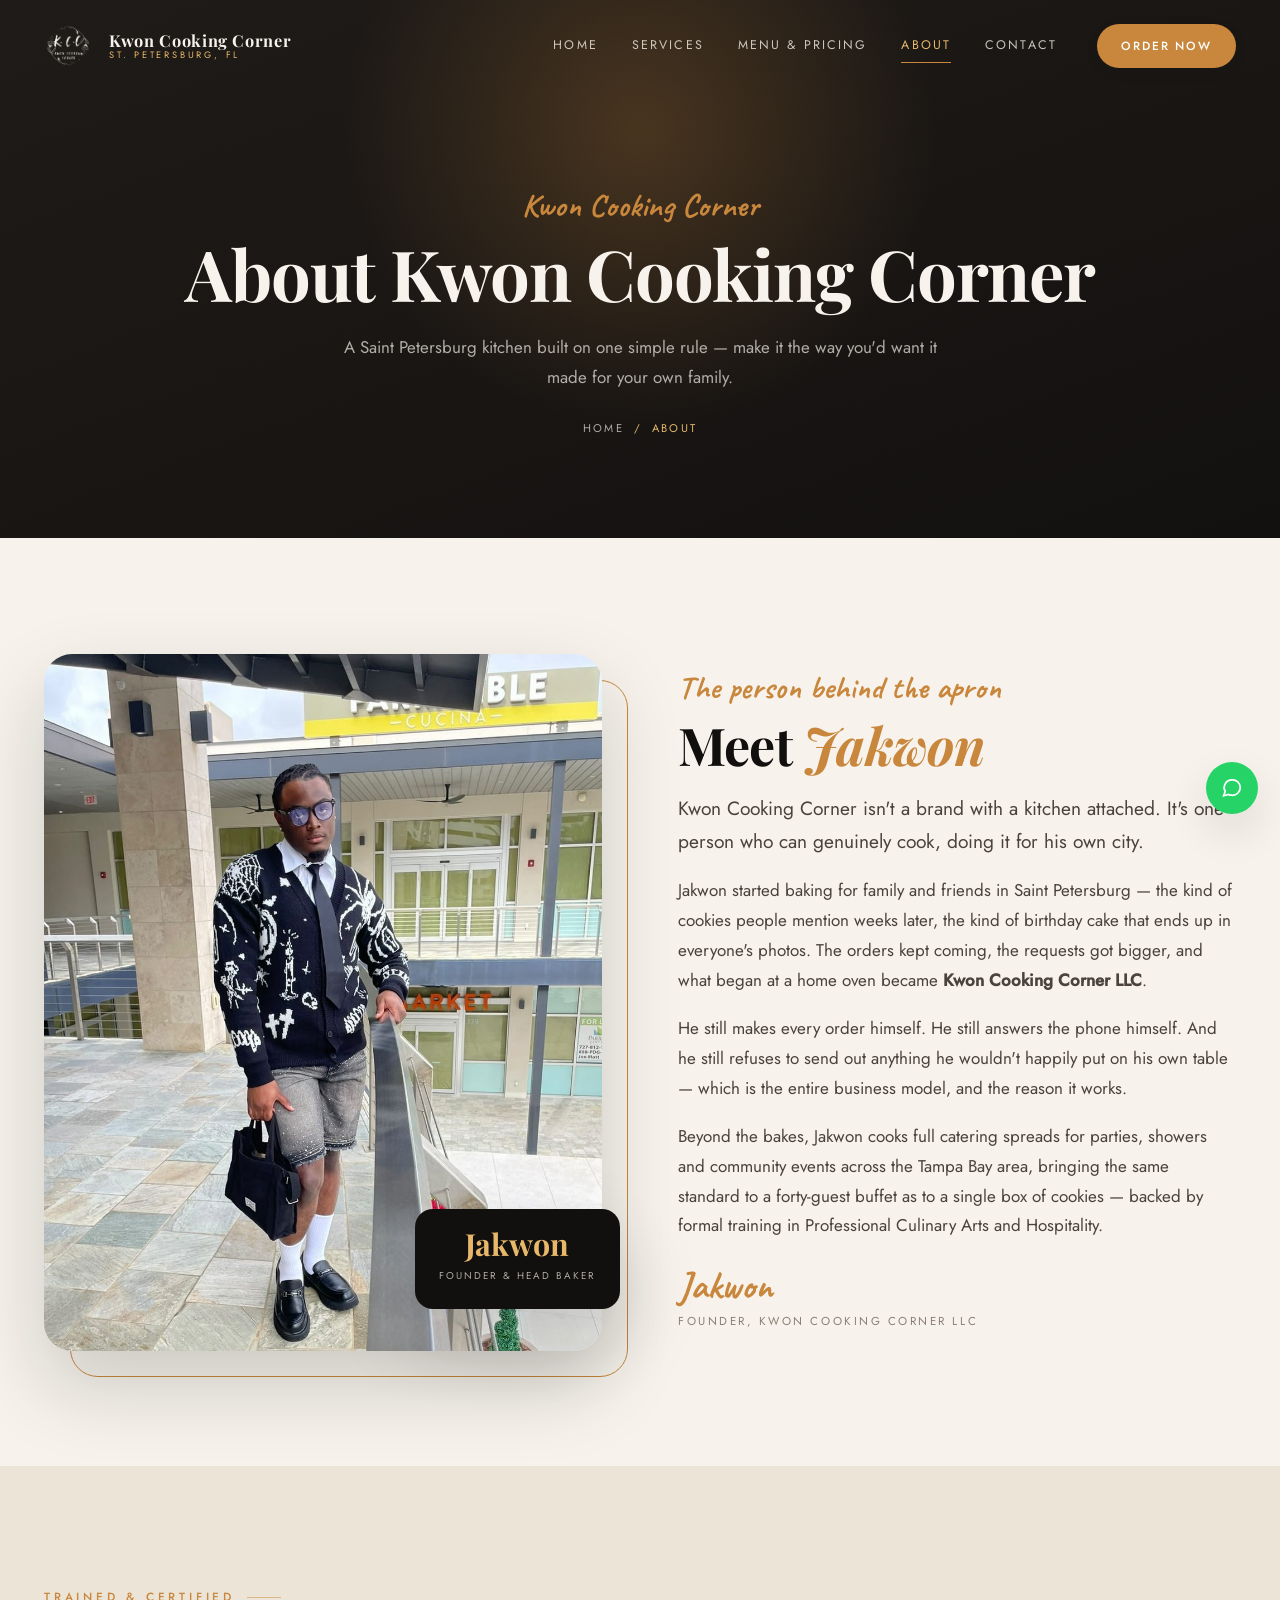
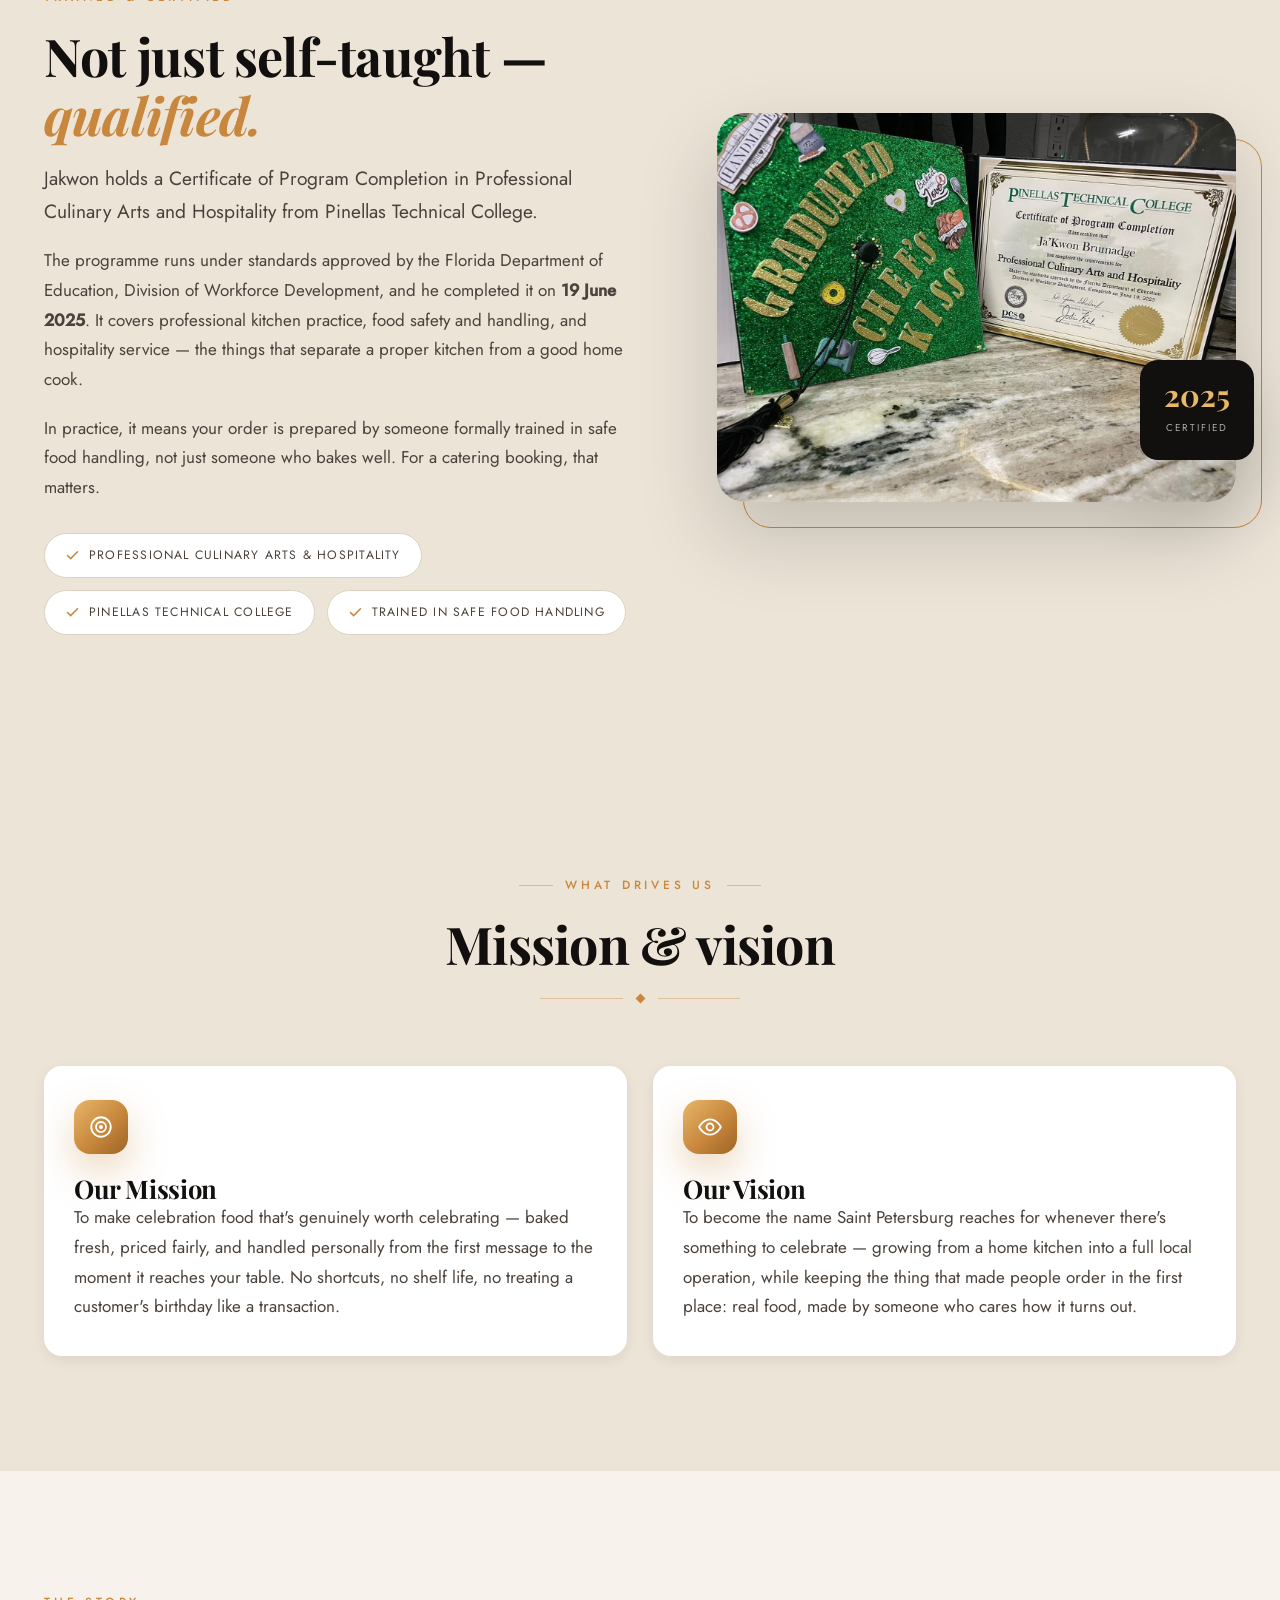
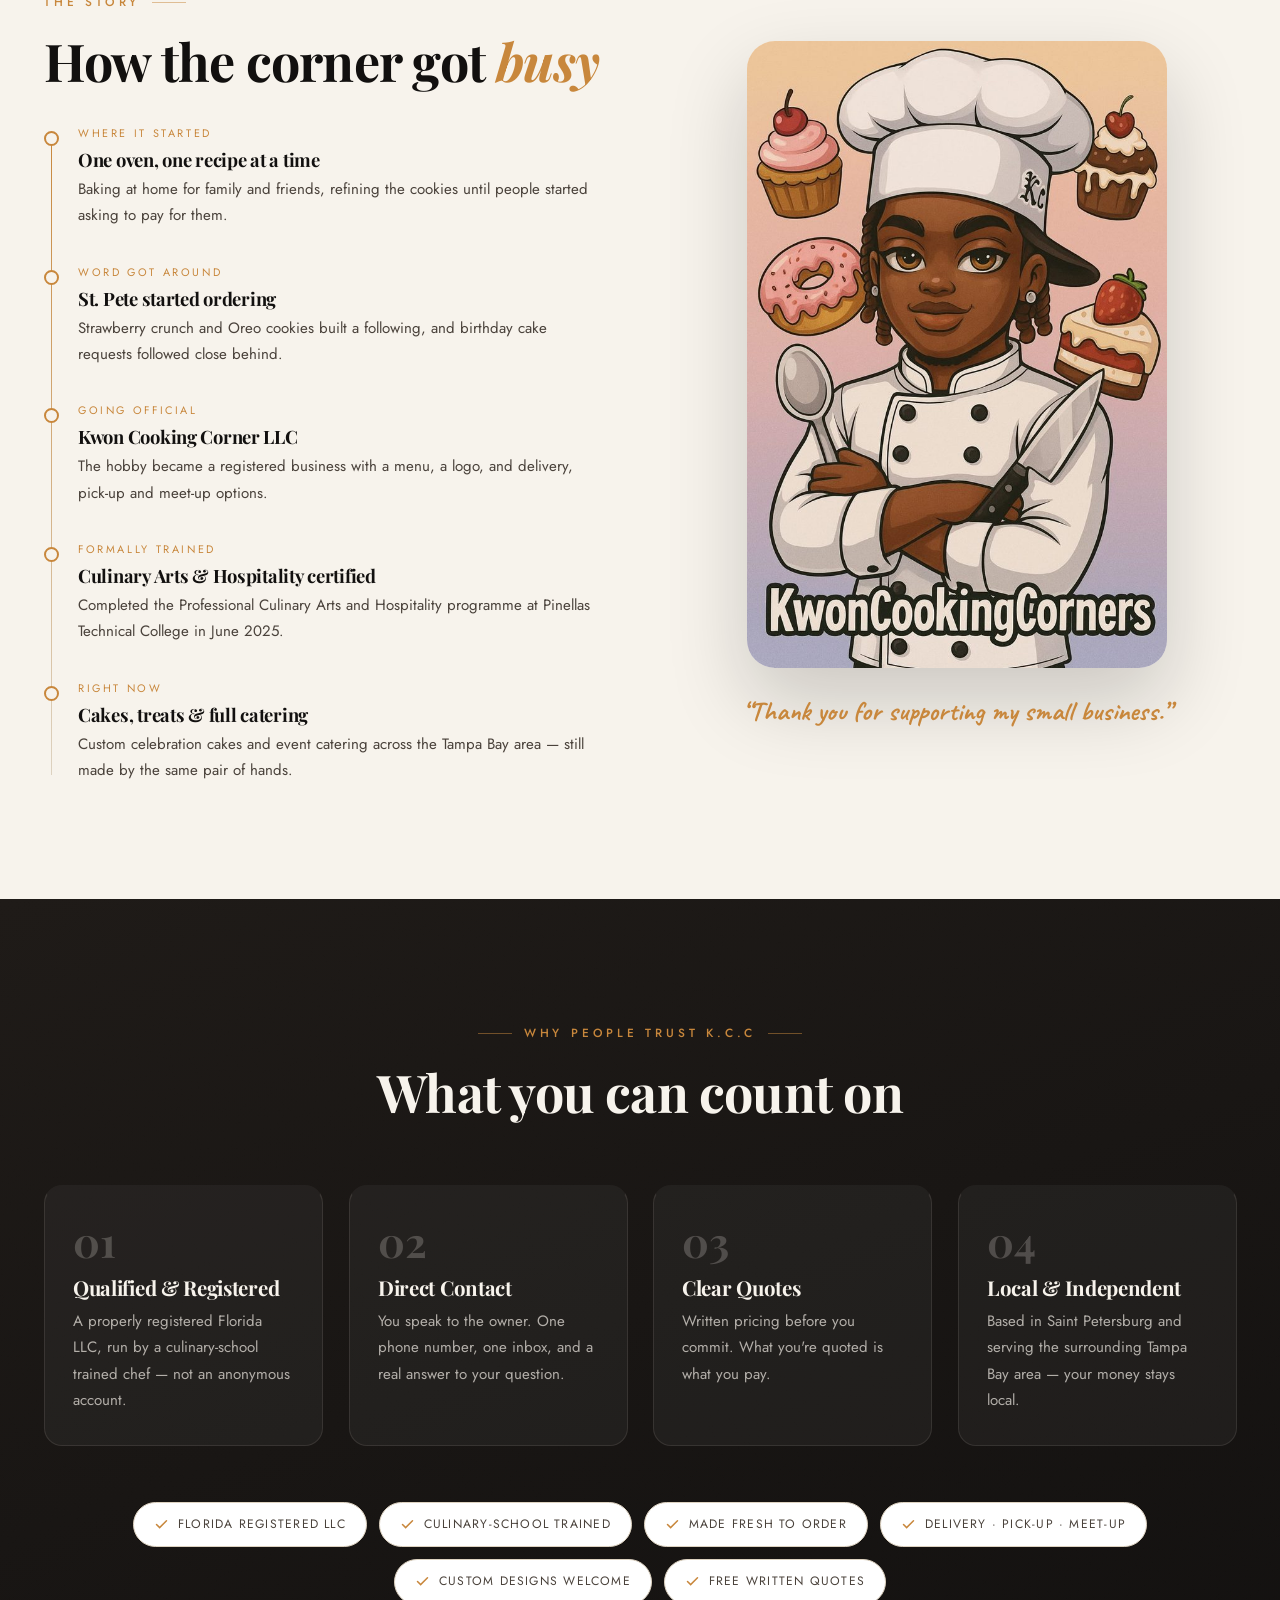
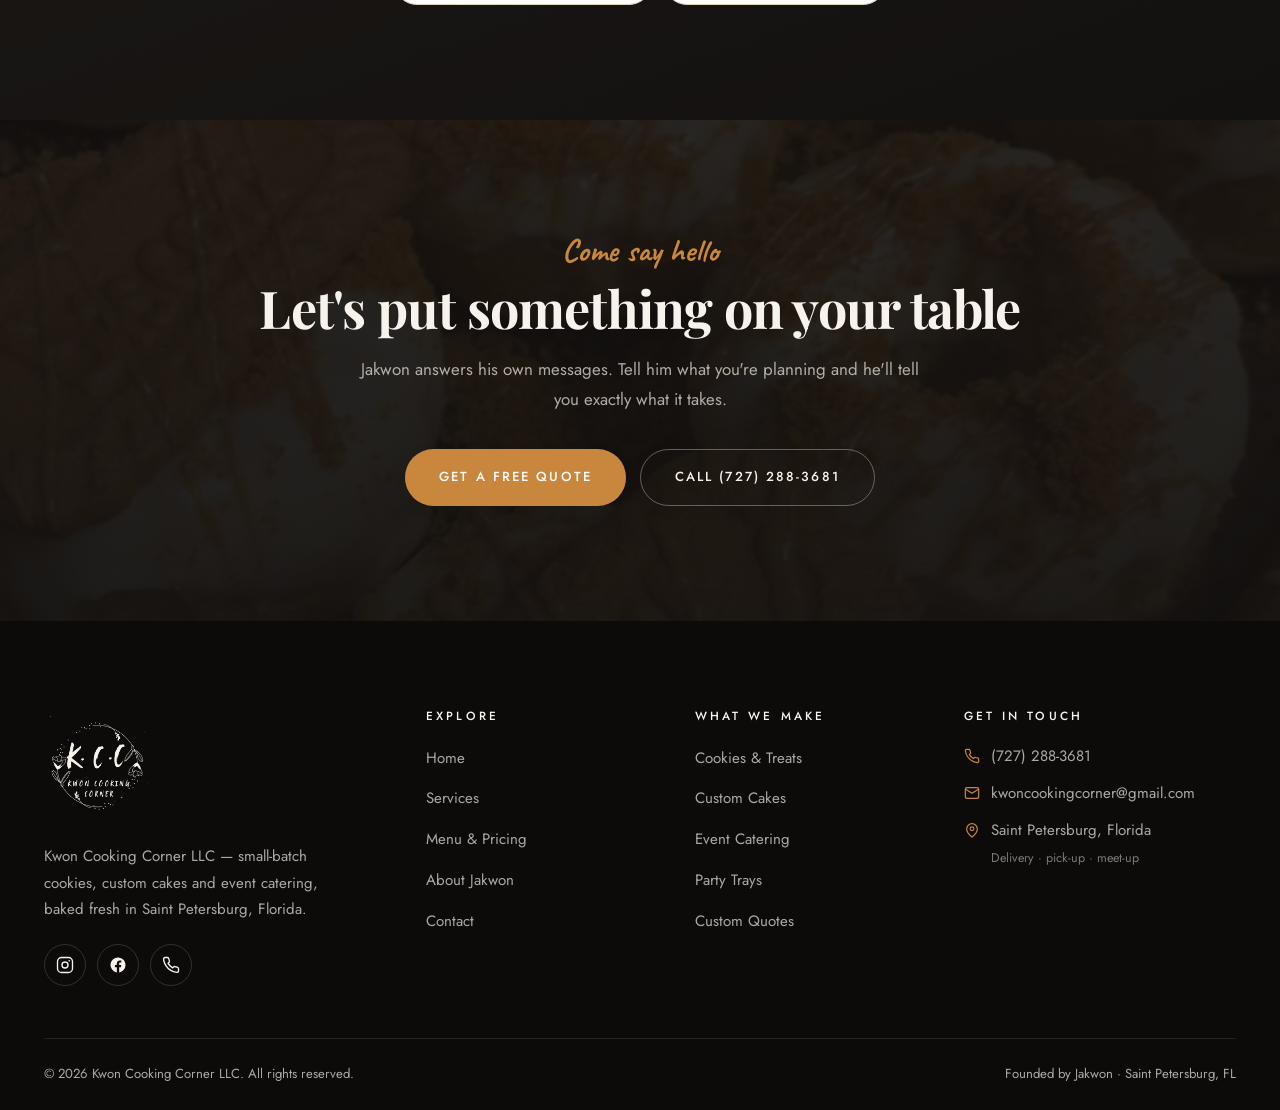
<file: about.html>
<!DOCTYPE html>
<html lang="en">
<head>
<meta charset="UTF-8">
<meta name="viewport" content="width=device-width, initial-scale=1.0">

<!-- ===================== SEO ===================== -->
<title>About Jakwon | The Story Behind Kwon Cooking Corner, St. Petersburg FL</title>
<meta name="description" content="Meet Jakwon, culinary-trained founder of Kwon Cooking Corner LLC — a Saint Petersburg, Florida home bakery and catering business making cookies, custom cakes and event food from scratch.">
<meta name="keywords" content="Jakwon Kwon Cooking Corner, St Petersburg home baker, black owned bakery Florida, small business St Pete, local caterer Saint Petersburg, about KCC">
<meta name="author" content="Kwon Cooking Corner LLC">
<meta name="robots" content="index, follow">
<link rel="canonical" href="https://kwoncookingcorner.com/about.html">

<meta property="og:type" content="website">
<meta property="og:title" content="About Jakwon | The Story Behind Kwon Cooking Corner, St. Petersburg FL">
<meta property="og:description" content="Meet Jakwon, founder of Kwon Cooking Corner LLC — a Saint Petersburg, Florida home bakery and catering business making cookies, custom cakes and event food from scratch.">
<meta property="og:image" content="assets/img/jakwon-founder.jpg">
<meta property="og:url" content="https://kwoncookingcorner.com/about.html">
<meta name="twitter:card" content="summary_large_image">

<link rel="icon" type="image/png" href="assets/logo/favicon.png">
<link rel="apple-touch-icon" href="assets/logo/favicon.png">

<!-- ===================== FONTS ===================== -->
<!-- Self-hosted webfonts: no external requests, works offline -->
<link rel="stylesheet" href="css/fonts.css">

<link rel="stylesheet" href="css/style.css">
</head>

<body class="no-scroll">

<a class="skip-link" href="#main">Skip to content</a>

<!-- ==========================================================================
     PRELOADER
     ========================================================================== -->
<div class="loader" id="loader">
  <div class="loader__inner">
    <img class="loader__mark" src="assets/logo/logo-light.png" alt="Kwon Cooking Corner">
    <div class="loader__bar"><span></span></div>
    <div class="loader__text">Preheating the oven</div>
  </div>
</div>


<!-- ==========================================================================
     NAVIGATION  (identical on every page — keep in sync)
     ========================================================================== -->
<header class="nav" id="nav">
  <div class="container nav__inner">

    <a class="nav__brand" href="index.html" aria-label="Kwon Cooking Corner home">
      <img src="assets/logo/logo-light.png" alt="Kwon Cooking Corner K.C.C logo">
      <span class="nav__brand-text">
        <span class="nav__brand-name">Kwon Cooking Corner</span>
        <span class="nav__brand-sub">St. Petersburg, FL</span>
      </span>
    </a>

    <nav class="nav__menu" aria-label="Main navigation">
      <a class="nav__link" href="index.html">Home</a>
      <a class="nav__link" href="services.html">Services</a>
      <a class="nav__link" href="packages.html">Menu &amp; Pricing</a>
      <a class="nav__link is-active" href="about.html">About</a>
      <a class="nav__link" href="contact.html">Contact</a>
      <a class="btn btn--gold btn--sm nav__cta" href="contact.html">Order Now</a>
    </nav>

    <button class="nav__toggle" id="navToggle" aria-label="Open menu" aria-expanded="false" aria-controls="navDrawer">
      <span></span><span></span><span></span>
    </button>
  </div>
</header>

<!-- Mobile drawer -->
<div class="nav__drawer" id="navDrawer">
  <nav aria-label="Mobile navigation">
    <ul>
      <li><a href="index.html">Home</a></li>
      <li><a href="services.html">Services</a></li>
      <li><a href="packages.html">Menu &amp; Pricing</a></li>
      <li><a href="about.html">About</a></li>
      <li><a href="contact.html">Contact</a></li>
    </ul>
    <div class="nav__drawer-contact">Call or text · (727) 288-3681</div>
  </nav>
</div>


<main id="main">

<!-- ==========================================================================
     PAGE HERO
     ========================================================================== -->
<section class="page-hero">
  <div class="container">
    <span class="kicker">Kwon Cooking Corner</span>
    <h1>About Kwon Cooking Corner</h1>
    <p>A Saint Petersburg kitchen built on one simple rule — make it the way you'd want it made for your own family.</p>
    <nav class="crumbs" aria-label="Breadcrumb">
      <a href="index.html">Home</a> <span>/</span> <span>About</span>
    </nav>
  </div>
</section>


<!-- ==========================================================================
     FOUNDER
     ========================================================================== -->
<section class="section">
  <div class="container split">

    <div class="split__media" data-reveal="left">
      <div class="portrait">
        <img src="assets/img/jakwon-founder.jpg" loading="lazy"
             alt="Jakwon, founder and head baker of Kwon Cooking Corner, photographed in Saint Petersburg, Florida">
        <div class="portrait__badge"><strong>Jakwon</strong><small>Founder &amp; Head Baker</small></div>
      </div>
    </div>

    <div data-reveal="right">
      <span class="kicker">The person behind the apron</span>
      <h2>Meet <span class="accent-italic">Jakwon</span></h2>
      <p class="lead" style="margin-top:18px">
        Kwon Cooking Corner isn't a brand with a kitchen attached. It's one person who
        can genuinely cook, doing it for his own city.
      </p>
      <p>
        Jakwon started baking for family and friends in Saint Petersburg — the kind of
        cookies people mention weeks later, the kind of birthday cake that ends up in
        everyone's photos. The orders kept coming, the requests got bigger, and what
        began at a home oven became <strong>Kwon Cooking Corner LLC</strong>.
      </p>
      <p>
        He still makes every order himself. He still answers the phone himself. And he
        still refuses to send out anything he wouldn't happily put on his own table —
        which is the entire business model, and the reason it works.
      </p>
      <p>
        Beyond the bakes, Jakwon cooks full catering spreads for parties, showers and
        community events across the Tampa Bay area, bringing the same standard to a
        forty-guest buffet as to a single box of cookies — backed by formal training in
        Professional Culinary Arts and Hospitality.
      </p>

      <div class="signature">Jakwon</div>
      <small>Founder, Kwon Cooking Corner LLC</small>
    </div>

  </div>
</section>



<!-- ==========================================================================
     QUALIFICATION — Pinellas Technical College culinary certificate
     ========================================================================== -->
<section class="section section--stone">
  <div class="container split split--wide-left">

    <div data-reveal="left">
      <span class="eyebrow eyebrow--start">Trained &amp; certified</span>
      <h2>Not just self-taught — <span class="accent-italic">qualified.</span></h2>
      <p class="lead" style="margin-top:18px">
        Jakwon holds a Certificate of Program Completion in Professional Culinary
        Arts and Hospitality from Pinellas Technical College.
      </p>
      <p>
        The programme runs under standards approved by the Florida Department of
        Education, Division of Workforce Development, and he completed it on
        <strong>19 June 2025</strong>. It covers professional kitchen practice, food
        safety and handling, and hospitality service — the things that separate a
        proper kitchen from a good home cook.
      </p>
      <p>
        In practice, it means your order is prepared by someone formally trained in
        safe food handling, not just someone who bakes well. For a catering booking,
        that matters.
      </p>

      <div class="badges" style="margin-top:30px">
        <span class="badge">
          <svg width="15" height="15" viewBox="0 0 24 24" fill="none" stroke="currentColor" stroke-width="2.4" stroke-linecap="round"><path d="M20 6 9 17l-5-5"/></svg>
          Professional Culinary Arts &amp; Hospitality
        </span>
        <span class="badge">
          <svg width="15" height="15" viewBox="0 0 24 24" fill="none" stroke="currentColor" stroke-width="2.4" stroke-linecap="round"><path d="M20 6 9 17l-5-5"/></svg>
          Pinellas Technical College
        </span>
        <span class="badge">
          <svg width="15" height="15" viewBox="0 0 24 24" fill="none" stroke="currentColor" stroke-width="2.4" stroke-linecap="round"><path d="M20 6 9 17l-5-5"/></svg>
          Trained in safe food handling
        </span>
      </div>
    </div>

    <div class="split__media" data-reveal="right">
      <div class="portrait">
        <img src="assets/img/culinary-certificate.jpg" loading="lazy"
             alt="Jakwon's Certificate of Program Completion in Professional Culinary Arts and Hospitality from Pinellas Technical College, beside his decorated graduation cap reading Graduated, Chef's Kiss">
        <div class="portrait__badge"><strong>2025</strong><small>Certified</small></div>
      </div>
    </div>

  </div>
</section>

<!-- ==========================================================================
     MISSION & VISION
     ========================================================================== -->
<section class="section section--stone">
  <div class="container">

    <header class="section-head section-head--center" data-reveal>
      <span class="eyebrow">What drives us</span>
      <h2>Mission &amp; vision</h2>
      <div class="divider"><span></span></div>
    </header>

    <div class="grid grid--2">

      <div class="pillar" data-reveal="left">
        <div class="pillar__icon">
          <svg width="26" height="26" viewBox="0 0 24 24" fill="none" stroke="currentColor" stroke-width="1.7" stroke-linecap="round"><circle cx="12" cy="12" r="9"/><circle cx="12" cy="12" r="4.6"/><circle cx="12" cy="12" r="1" fill="currentColor"/></svg>
        </div>
        <h3>Our Mission</h3>
        <p>
          To make celebration food that's genuinely worth celebrating — baked fresh,
          priced fairly, and handled personally from the first message to the moment it
          reaches your table. No shortcuts, no shelf life, no treating a customer's
          birthday like a transaction.
        </p>
      </div>

      <div class="pillar" data-reveal="right">
        <div class="pillar__icon">
          <svg width="26" height="26" viewBox="0 0 24 24" fill="none" stroke="currentColor" stroke-width="1.7" stroke-linecap="round"><path d="M2 12s3.6-7 10-7 10 7 10 7-3.6 7-10 7-10-7-10-7z"/><circle cx="12" cy="12" r="3.2"/></svg>
        </div>
        <h3>Our Vision</h3>
        <p>
          To become the name Saint Petersburg reaches for whenever there's something to
          celebrate — growing from a home kitchen into a full local operation, while
          keeping the thing that made people order in the first place: real food, made
          by someone who cares how it turns out.
        </p>
      </div>

    </div>
  </div>
</section>


<!-- ==========================================================================
     THE STORY
     ========================================================================== -->
<section class="section">
  <div class="container split">

    <div data-reveal="left">
      <span class="eyebrow eyebrow--start">The story</span>
      <h2>How the corner got <span class="accent-italic">busy</span></h2>

      <ul class="timeline" style="margin-top:34px">
        <li>
          <span>Where it started</span>
          <h4>One oven, one recipe at a time</h4>
          <p>Baking at home for family and friends, refining the cookies until people started asking to pay for them.</p>
        </li>
        <li>
          <span>Word got around</span>
          <h4>St. Pete started ordering</h4>
          <p>Strawberry crunch and Oreo cookies built a following, and birthday cake requests followed close behind.</p>
        </li>
        <li>
          <span>Going official</span>
          <h4>Kwon Cooking Corner LLC</h4>
          <p>The hobby became a registered business with a menu, a logo, and delivery, pick-up and meet-up options.</p>
        </li>
        <li>
          <span>Formally trained</span>
          <h4>Culinary Arts &amp; Hospitality certified</h4>
          <p>Completed the Professional Culinary Arts and Hospitality programme at Pinellas Technical College in June 2025.</p>
        </li>
        <li>
          <span>Right now</span>
          <h4>Cakes, treats &amp; full catering</h4>
          <p>Custom celebration cakes and event catering across the Tampa Bay area — still made by the same pair of hands.</p>
        </li>
      </ul>
    </div>

    <div class="split__media" data-reveal="right">
      <img src="assets/img/kcc-mascot.jpg" loading="lazy"
           alt="The Kwon Cooking Corner illustrated chef mascot surrounded by cakes, cupcakes and donuts"
           style="border-radius:var(--radius-lg);box-shadow:var(--shadow-lg);width:100%;max-width:420px;margin-inline:auto">
      <div style="text-align:center;margin-top:26px">
        <p style="font-family:var(--font-script);font-size:1.7rem;color:var(--gold);line-height:1.3">
          &ldquo;Thank you for supporting my small business.&rdquo;
        </p>
      </div>
    </div>

  </div>
</section>


<!-- ==========================================================================
     TRUST BADGES + STATS
     ========================================================================== -->
<section class="section section--dark">
  <div class="container">

    <header class="section-head section-head--center" data-reveal>
      <span class="eyebrow">Why people trust K.C.C</span>
      <h2>What you can count on</h2>
    </header>

    <div class="grid grid--4" style="margin-bottom:56px">
      <div class="feature" data-reveal data-delay="0">
        <div class="feature__num">01</div>
        <h3>Qualified &amp; Registered</h3>
        <p>A properly registered Florida LLC, run by a culinary-school trained chef — not an anonymous account.</p>
      </div>
      <div class="feature" data-reveal data-delay="110">
        <div class="feature__num">02</div>
        <h3>Direct Contact</h3>
        <p>You speak to the owner. One phone number, one inbox, and a real answer to your question.</p>
      </div>
      <div class="feature" data-reveal data-delay="220">
        <div class="feature__num">03</div>
        <h3>Clear Quotes</h3>
        <p>Written pricing before you commit. What you're quoted is what you pay.</p>
      </div>
      <div class="feature" data-reveal data-delay="330">
        <div class="feature__num">04</div>
        <h3>Local &amp; Independent</h3>
        <p>Based in Saint Petersburg and serving the surrounding Tampa Bay area — your money stays local.</p>
      </div>
    </div>

    <div class="badges" style="justify-content:center" data-reveal>
      <span class="badge"><svg width="15" height="15" viewBox="0 0 24 24" fill="none" stroke="currentColor" stroke-width="2.4" stroke-linecap="round"><path d="M20 6 9 17l-5-5"/></svg> Florida registered LLC</span>
      <span class="badge"><svg width="15" height="15" viewBox="0 0 24 24" fill="none" stroke="currentColor" stroke-width="2.4" stroke-linecap="round"><path d="M20 6 9 17l-5-5"/></svg> Culinary-school trained</span>
      <span class="badge"><svg width="15" height="15" viewBox="0 0 24 24" fill="none" stroke="currentColor" stroke-width="2.4" stroke-linecap="round"><path d="M20 6 9 17l-5-5"/></svg> Made fresh to order</span>
      <span class="badge"><svg width="15" height="15" viewBox="0 0 24 24" fill="none" stroke="currentColor" stroke-width="2.4" stroke-linecap="round"><path d="M20 6 9 17l-5-5"/></svg> Delivery · pick-up · meet-up</span>
      <span class="badge"><svg width="15" height="15" viewBox="0 0 24 24" fill="none" stroke="currentColor" stroke-width="2.4" stroke-linecap="round"><path d="M20 6 9 17l-5-5"/></svg> Custom designs welcome</span>
      <span class="badge"><svg width="15" height="15" viewBox="0 0 24 24" fill="none" stroke="currentColor" stroke-width="2.4" stroke-linecap="round"><path d="M20 6 9 17l-5-5"/></svg> Free written quotes</span>
    </div>

  </div>
</section>

<!-- ==========================================================================
     CTA BAND
     ========================================================================== -->
<section class="cta-band">
  <div class="cta-band__bg"><img src="assets/img/biscoff-cookie-treats.jpg" loading="lazy" alt=""></div>
  <div class="container" data-reveal>
    <span class="kicker">Come say hello</span>
    <h2>Let's put something on your table</h2>
    <p>Jakwon answers his own messages. Tell him what you're planning and he'll tell you exactly what it takes.</p>
    <div class="btn-row btn-row--center">
      <a class="btn btn--gold" href="contact.html">Get a Free Quote</a>
      <a class="btn btn--outline-light" href="tel:+17272883681">Call (727) 288-3681</a>
    </div>
  </div>
</section>

</main>


<!-- ==========================================================================
     FOOTER  (identical on every page — keep in sync)
     ========================================================================== -->
<footer class="footer">
  <div class="container">
    <div class="footer__grid">

      <div class="footer__brand">
        <img src="assets/logo/logo-light.png" alt="Kwon Cooking Corner logo">
        <p>Kwon Cooking Corner LLC — small-batch cookies, custom cakes and event catering, baked fresh in Saint Petersburg, Florida.</p>
        <div class="socials">
          <a href="https://www.instagram.com/kwoncookingcorner/" target="_blank" rel="noopener" aria-label="Kwon Cooking Corner on Instagram">
            <svg width="18" height="18" viewBox="0 0 24 24" fill="none" stroke="currentColor" stroke-width="1.8"><rect x="2" y="2" width="20" height="20" rx="5.5"/><circle cx="12" cy="12" r="4"/><circle cx="17.6" cy="6.4" r="1.1" fill="currentColor" stroke="none"/></svg>
          </a>
          <a href="https://www.facebook.com/quan2006" target="_blank" rel="noopener" aria-label="Kwon Cooking Corner on Facebook">
            <svg width="18" height="18" viewBox="0 0 24 24" fill="currentColor"><path d="M22 12a10 10 0 1 0-11.56 9.88v-6.99H7.9V12h2.54V9.8c0-2.5 1.49-3.89 3.77-3.89 1.09 0 2.24.2 2.24.2v2.46h-1.26c-1.24 0-1.63.77-1.63 1.56V12h2.78l-.45 2.89h-2.33v6.99A10 10 0 0 0 22 12z"/></svg>
          </a>
          <a href="tel:+17272883681" aria-label="Call Kwon Cooking Corner">
            <svg width="18" height="18" viewBox="0 0 24 24" fill="none" stroke="currentColor" stroke-width="1.8" stroke-linecap="round"><path d="M22 16.9v3a2 2 0 0 1-2.2 2 19.8 19.8 0 0 1-8.6-3.1 19.5 19.5 0 0 1-6-6A19.8 19.8 0 0 1 2.1 4.2 2 2 0 0 1 4.1 2h3a2 2 0 0 1 2 1.7c.1 1 .4 1.9.7 2.8a2 2 0 0 1-.5 2.1L8.1 9.9a16 16 0 0 0 6 6l1.3-1.3a2 2 0 0 1 2.1-.4c.9.3 1.8.6 2.8.7a2 2 0 0 1 1.7 2z"/></svg>
          </a>
        </div>
      </div>

      <div>
        <h4>Explore</h4>
        <ul>
          <li><a href="index.html">Home</a></li>
          <li><a href="services.html">Services</a></li>
          <li><a href="packages.html">Menu &amp; Pricing</a></li>
          <li><a href="about.html">About Jakwon</a></li>
          <li><a href="contact.html">Contact</a></li>
        </ul>
      </div>

      <div>
        <h4>What We Make</h4>
        <ul>
          <li><a href="services.html#treats">Cookies &amp; Treats</a></li>
          <li><a href="services.html#cakes">Custom Cakes</a></li>
          <li><a href="services.html#catering">Event Catering</a></li>
          <li><a href="packages.html">Party Trays</a></li>
          <li><a href="contact.html">Custom Quotes</a></li>
        </ul>
      </div>

      <div>
        <h4>Get In Touch</h4>
        <ul class="footer__contact">
          <li>
            <svg width="16" height="16" viewBox="0 0 24 24" fill="none" stroke="currentColor" stroke-width="1.8" stroke-linecap="round"><path d="M22 16.9v3a2 2 0 0 1-2.2 2 19.8 19.8 0 0 1-8.6-3.1 19.5 19.5 0 0 1-6-6A19.8 19.8 0 0 1 2.1 4.2 2 2 0 0 1 4.1 2h3a2 2 0 0 1 2 1.7c.1 1 .4 1.9.7 2.8a2 2 0 0 1-.5 2.1L8.1 9.9a16 16 0 0 0 6 6l1.3-1.3a2 2 0 0 1 2.1-.4c.9.3 1.8.6 2.8.7a2 2 0 0 1 1.7 2z"/></svg>
            <a href="tel:+17272883681">(727) 288-3681</a>
          </li>
          <li>
            <svg width="16" height="16" viewBox="0 0 24 24" fill="none" stroke="currentColor" stroke-width="1.8"><rect x="2" y="4" width="20" height="16" rx="2.5"/><path d="m2.5 6.5 9.5 6 9.5-6"/></svg>
            <a href="mailto:kwoncookingcorner@gmail.com">kwoncookingcorner@gmail.com</a>
          </li>
          <li>
            <svg width="16" height="16" viewBox="0 0 24 24" fill="none" stroke="currentColor" stroke-width="1.8"><path d="M20 10.5c0 6-8 12-8 12s-8-6-8-12a8 8 0 0 1 16 0z"/><circle cx="12" cy="10.2" r="2.8"/></svg>
            <span>Saint Petersburg, Florida<br><small style="opacity:.7">Delivery · pick-up · meet-up</small></span>
          </li>
        </ul>
      </div>

    </div>

    <div class="footer__bottom">
      <span>&copy; <span data-year>2026</span> Kwon Cooking Corner LLC. All rights reserved.</span>
      <span>Founded by Jakwon · Saint Petersburg, FL</span>
    </div>
  </div>
</footer>


<!-- ==========================================================================
     FLOATING ACTIONS
     ========================================================================== -->
<div class="floaters">
  <a class="float-call" href="sms:+17272883681" aria-label="Text Kwon Cooking Corner">
    <svg width="22" height="22" viewBox="0 0 24 24" fill="none" stroke="currentColor" stroke-width="1.9" stroke-linecap="round"><path d="M21 11.5a8.4 8.4 0 0 1-9 8.4 8.5 8.5 0 0 1-3.9-.9L3 20.5l1.6-4.9A8.4 8.4 0 0 1 12 3.1a8.4 8.4 0 0 1 9 8.4z"/></svg>
  </a>
  <button class="float-top" id="toTop" aria-label="Back to top">
    <svg width="20" height="20" viewBox="0 0 24 24" fill="none" stroke="currentColor" stroke-width="2" stroke-linecap="round"><path d="M12 19V5M6 11l6-6 6 6"/></svg>
  </button>
</div>

<!-- Lightbox -->
<div class="lightbox" id="lightbox" role="dialog" aria-label="Image viewer">
  <button class="lightbox__close" aria-label="Close">
    <svg width="18" height="18" viewBox="0 0 24 24" fill="none" stroke="currentColor" stroke-width="2" stroke-linecap="round"><path d="M18 6 6 18M6 6l12 12"/></svg>
  </button>
  <img alt="">
  <div class="lightbox__caption"></div>
</div>

<script src="js/script.js"></script>
</body>
</html>
</file>
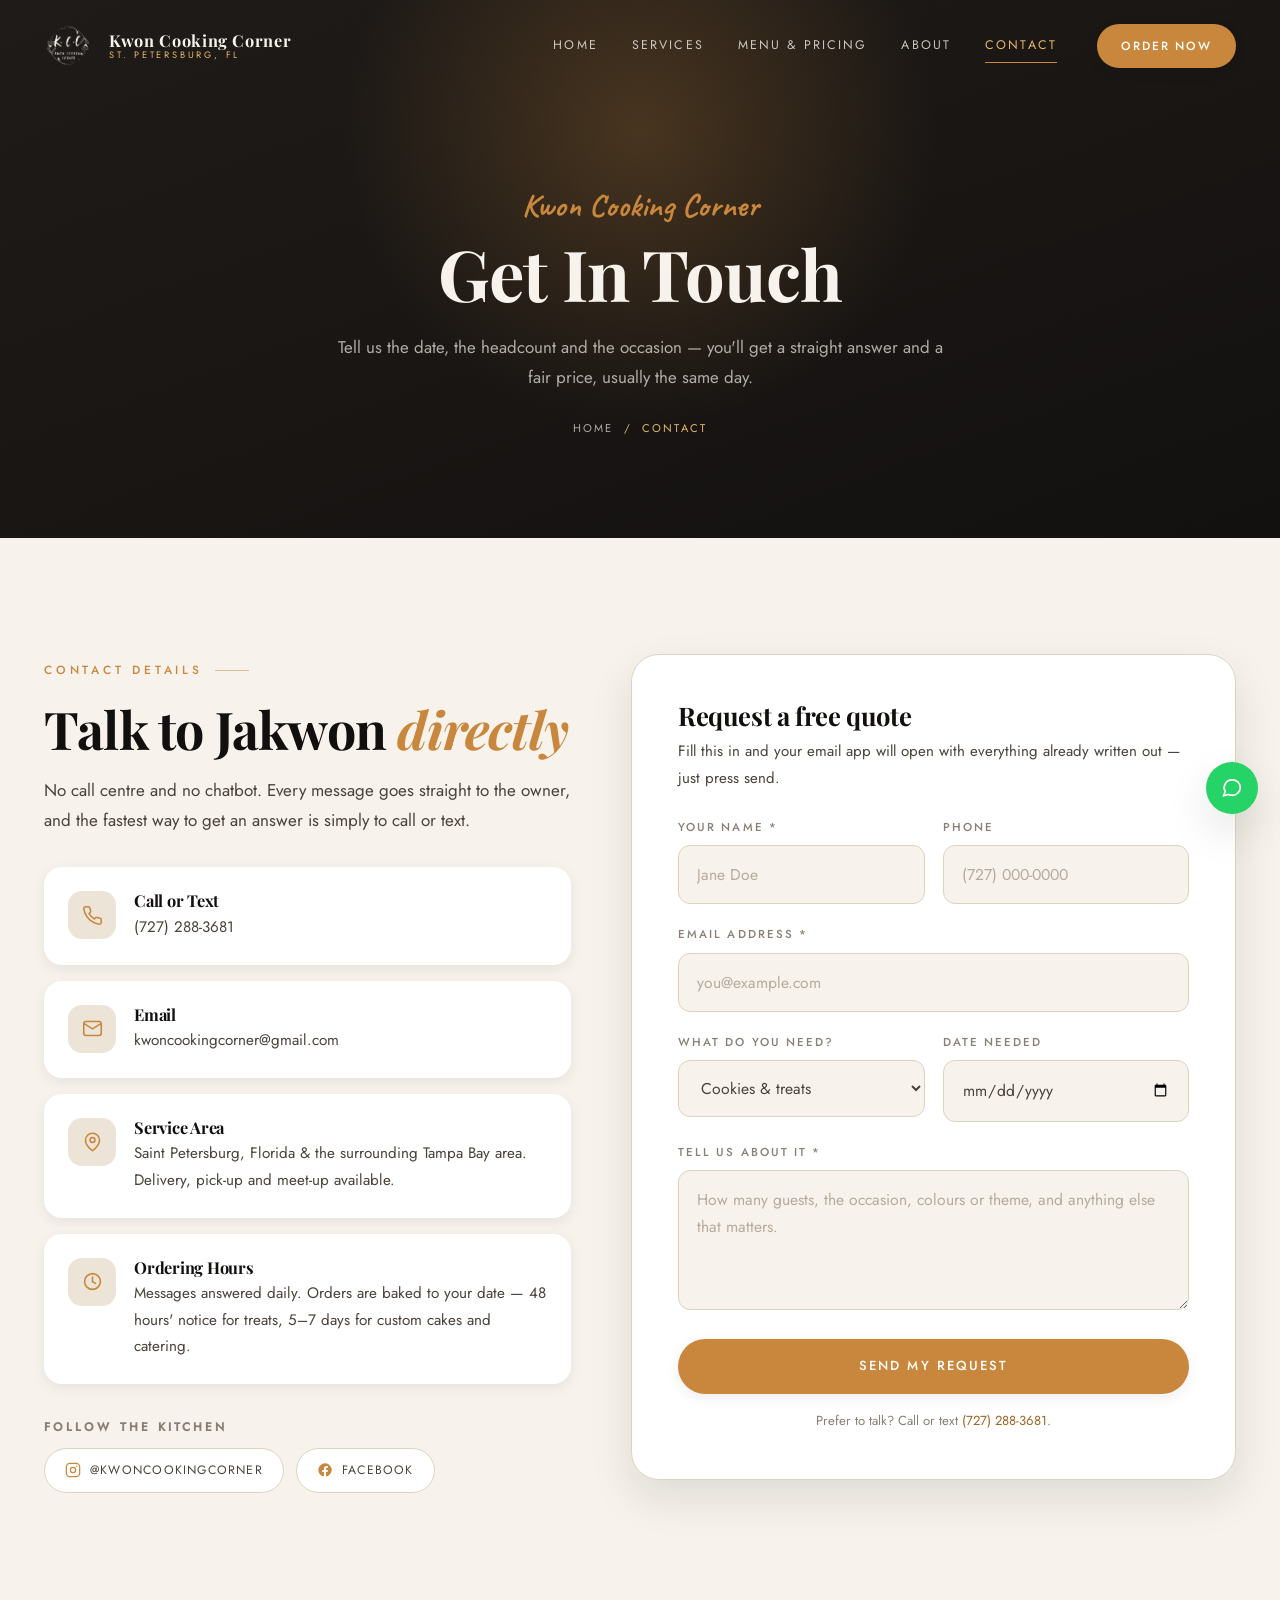
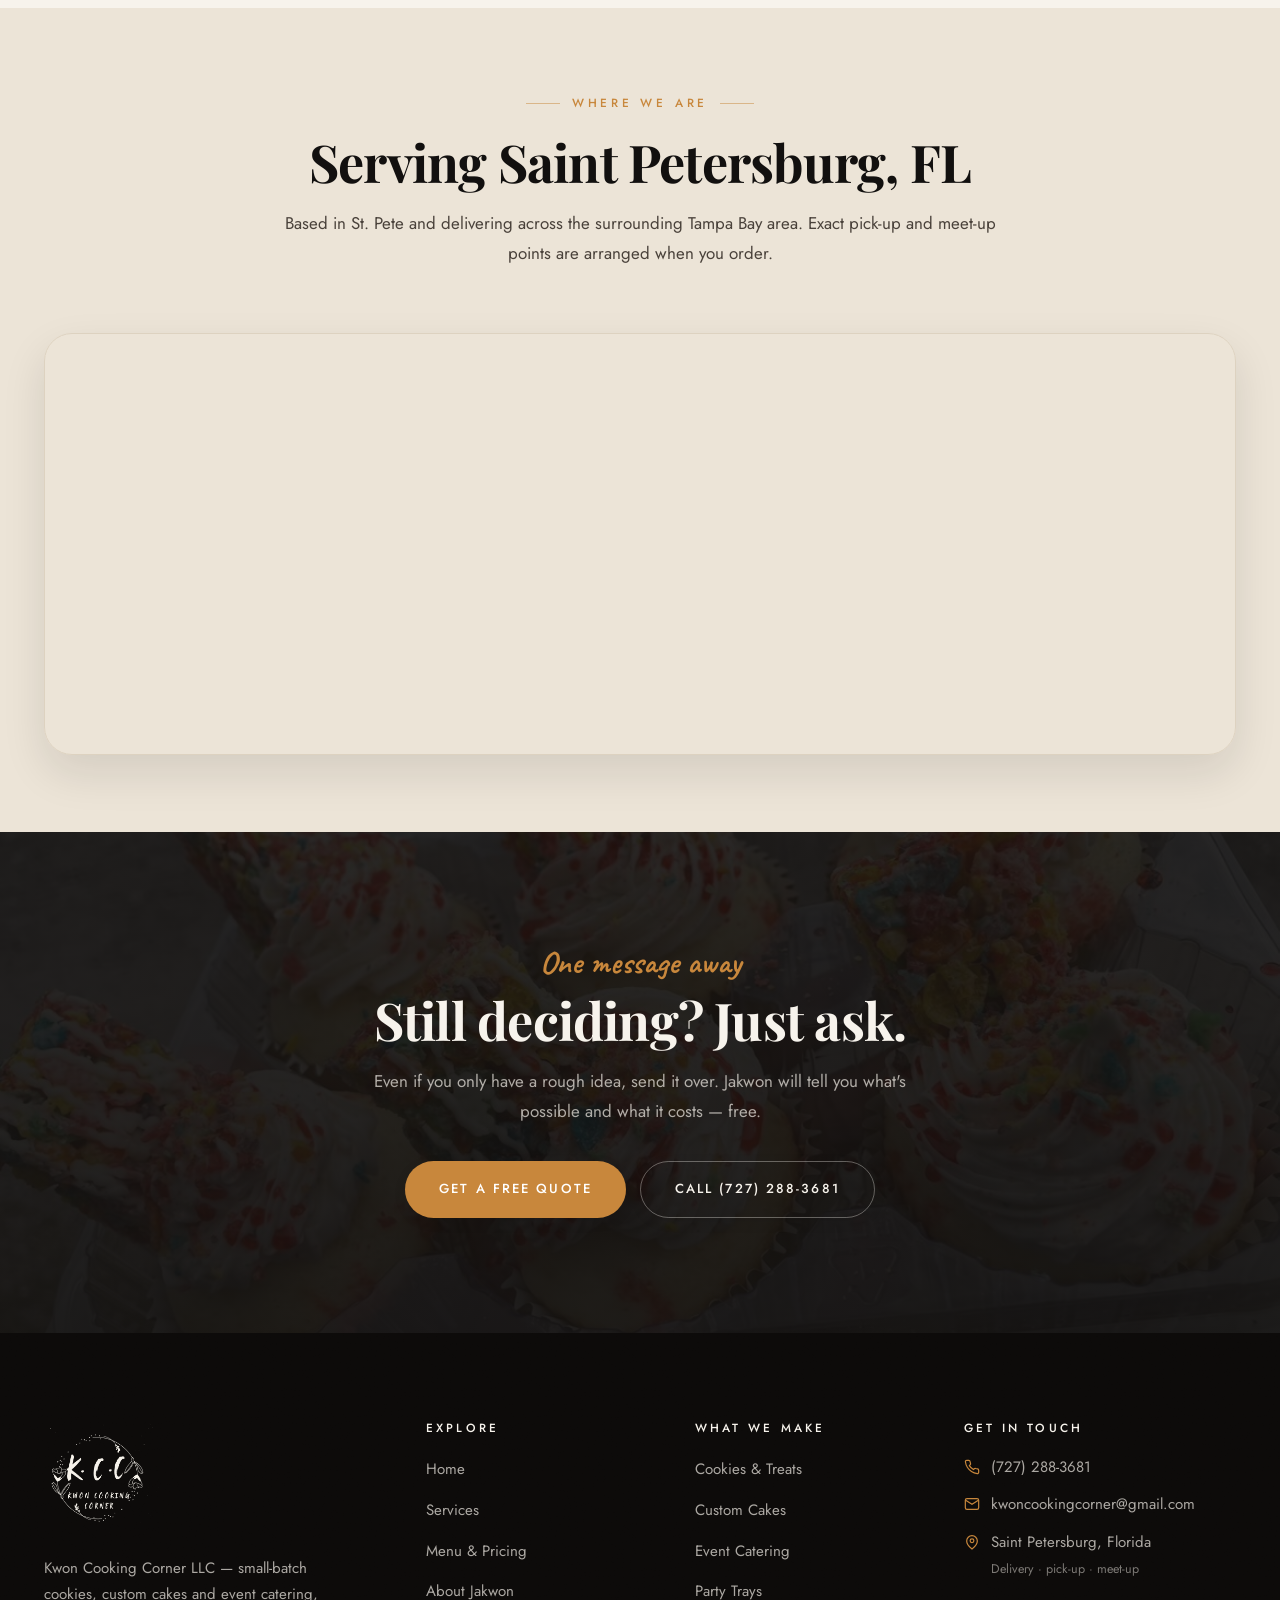
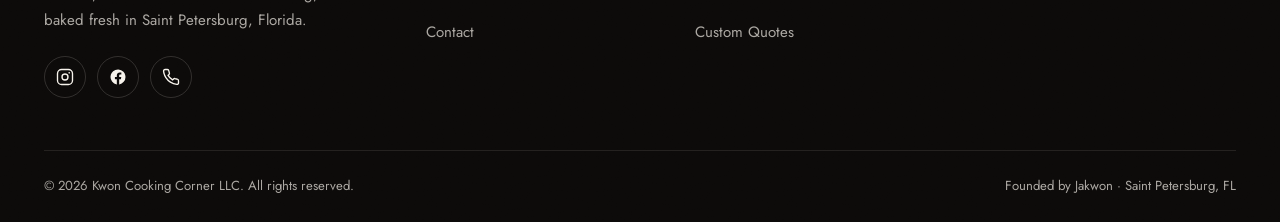
<file: contact.html>
<!DOCTYPE html>
<html lang="en">
<head>
<meta charset="UTF-8">
<meta name="viewport" content="width=device-width, initial-scale=1.0">

<!-- ===================== SEO ===================== -->
<title>Contact | Order Cakes, Cookies &amp; Catering — Kwon Cooking Corner, St. Petersburg FL</title>
<meta name="description" content="Order from Kwon Cooking Corner in Saint Petersburg, Florida. Call or text (727) 288-3681, email kwoncookingcorner@gmail.com, or request a free quote online. Delivery, pick-up and meet-up available.">
<meta name="keywords" content="order cake St Petersburg FL, contact bakery St Pete, catering quote Florida, cookie delivery Saint Petersburg, Kwon Cooking Corner phone number">
<meta name="author" content="Kwon Cooking Corner LLC">
<meta name="robots" content="index, follow">
<link rel="canonical" href="https://kwoncookingcorner.com/contact.html">

<meta property="og:type" content="website">
<meta property="og:title" content="Contact | Order Cakes, Cookies &amp; Catering — Kwon Cooking Corner, St. Petersburg FL">
<meta property="og:description" content="Order from Kwon Cooking Corner in Saint Petersburg, Florida. Call or text (727) 288-3681, email kwoncookingcorner@gmail.com, or request a free quote online. Delivery, pick-up and meet-up available.">
<meta property="og:image" content="assets/img/confetti-cupcakes.jpg">
<meta property="og:url" content="https://kwoncookingcorner.com/contact.html">
<meta name="twitter:card" content="summary_large_image">

<link rel="icon" type="image/png" href="assets/logo/favicon.png">
<link rel="apple-touch-icon" href="assets/logo/favicon.png">

<!-- ===================== FONTS ===================== -->
<!-- Self-hosted webfonts: no external requests, works offline -->
<link rel="stylesheet" href="css/fonts.css">

<link rel="stylesheet" href="css/style.css">
</head>

<body class="no-scroll">

<a class="skip-link" href="#main">Skip to content</a>

<!-- ==========================================================================
     PRELOADER
     ========================================================================== -->
<div class="loader" id="loader">
  <div class="loader__inner">
    <img class="loader__mark" src="assets/logo/logo-light.png" alt="Kwon Cooking Corner">
    <div class="loader__bar"><span></span></div>
    <div class="loader__text">Preheating the oven</div>
  </div>
</div>


<!-- ==========================================================================
     NAVIGATION  (identical on every page — keep in sync)
     ========================================================================== -->
<header class="nav" id="nav">
  <div class="container nav__inner">

    <a class="nav__brand" href="index.html" aria-label="Kwon Cooking Corner home">
      <img src="assets/logo/logo-light.png" alt="Kwon Cooking Corner K.C.C logo">
      <span class="nav__brand-text">
        <span class="nav__brand-name">Kwon Cooking Corner</span>
        <span class="nav__brand-sub">St. Petersburg, FL</span>
      </span>
    </a>

    <nav class="nav__menu" aria-label="Main navigation">
      <a class="nav__link" href="index.html">Home</a>
      <a class="nav__link" href="services.html">Services</a>
      <a class="nav__link" href="packages.html">Menu &amp; Pricing</a>
      <a class="nav__link" href="about.html">About</a>
      <a class="nav__link is-active" href="contact.html">Contact</a>
      <a class="btn btn--gold btn--sm nav__cta" href="contact.html">Order Now</a>
    </nav>

    <button class="nav__toggle" id="navToggle" aria-label="Open menu" aria-expanded="false" aria-controls="navDrawer">
      <span></span><span></span><span></span>
    </button>
  </div>
</header>

<!-- Mobile drawer -->
<div class="nav__drawer" id="navDrawer">
  <nav aria-label="Mobile navigation">
    <ul>
      <li><a href="index.html">Home</a></li>
      <li><a href="services.html">Services</a></li>
      <li><a href="packages.html">Menu &amp; Pricing</a></li>
      <li><a href="about.html">About</a></li>
      <li><a href="contact.html">Contact</a></li>
    </ul>
    <div class="nav__drawer-contact">Call or text · (727) 288-3681</div>
  </nav>
</div>


<main id="main">

<!-- ==========================================================================
     PAGE HERO
     ========================================================================== -->
<section class="page-hero">
  <div class="container">
    <span class="kicker">Kwon Cooking Corner</span>
    <h1>Get In Touch</h1>
    <p>Tell us the date, the headcount and the occasion — you'll get a straight answer and a fair price, usually the same day.</p>
    <nav class="crumbs" aria-label="Breadcrumb">
      <a href="index.html">Home</a> <span>/</span> <span>Contact</span>
    </nav>
  </div>
</section>


<!-- ==========================================================================
     CONTACT DETAILS + FORM
     ========================================================================== -->
<section class="section">
  <div class="container contact-grid">

    <!-- ---------- LEFT: details ---------- -->
    <div data-reveal="left">
      <span class="eyebrow eyebrow--start">Contact details</span>
      <h2>Talk to Jakwon <span class="accent-italic">directly</span></h2>
      <p style="margin:18px 0 32px">
        No call centre and no chatbot. Every message goes straight to the owner, and
        the fastest way to get an answer is simply to call or text.
      </p>

      <div class="grid" style="gap:16px">

        <a class="info-card" href="tel:+17272883681">
          <div class="info-card__icon">
            <svg width="21" height="21" viewBox="0 0 24 24" fill="none" stroke="currentColor" stroke-width="1.8" stroke-linecap="round"><path d="M22 16.9v3a2 2 0 0 1-2.2 2 19.8 19.8 0 0 1-8.6-3.1 19.5 19.5 0 0 1-6-6A19.8 19.8 0 0 1 2.1 4.2 2 2 0 0 1 4.1 2h3a2 2 0 0 1 2 1.7c.1 1 .4 1.9.7 2.8a2 2 0 0 1-.5 2.1L8.1 9.9a16 16 0 0 0 6 6l1.3-1.3a2 2 0 0 1 2.1-.4c.9.3 1.8.6 2.8.7a2 2 0 0 1 1.7 2z"/></svg>
          </div>
          <div>
            <h4>Call or Text</h4>
            <p>(727) 288-3681</p>
          </div>
        </a>

        <a class="info-card" href="mailto:kwoncookingcorner@gmail.com">
          <div class="info-card__icon">
            <svg width="21" height="21" viewBox="0 0 24 24" fill="none" stroke="currentColor" stroke-width="1.8"><rect x="2" y="4" width="20" height="16" rx="2.5"/><path d="m2.5 6.5 9.5 6 9.5-6"/></svg>
          </div>
          <div>
            <h4>Email</h4>
            <p>kwoncookingcorner@gmail.com</p>
          </div>
        </a>

        <div class="info-card">
          <div class="info-card__icon">
            <svg width="21" height="21" viewBox="0 0 24 24" fill="none" stroke="currentColor" stroke-width="1.8"><path d="M20 10.5c0 6-8 12-8 12s-8-6-8-12a8 8 0 0 1 16 0z"/><circle cx="12" cy="10.2" r="2.8"/></svg>
          </div>
          <div>
            <h4>Service Area</h4>
            <p>Saint Petersburg, Florida &amp; the surrounding Tampa Bay area.<br>
               Delivery, pick-up and meet-up available.</p>
          </div>
        </div>

        <div class="info-card">
          <div class="info-card__icon">
            <svg width="21" height="21" viewBox="0 0 24 24" fill="none" stroke="currentColor" stroke-width="1.8" stroke-linecap="round"><circle cx="12" cy="12" r="9"/><path d="M12 7v5.2l3.4 2"/></svg>
          </div>
          <div>
            <h4>Ordering Hours</h4>
            <p>Messages answered daily. Orders are baked to your date —
               48 hours' notice for treats, 5–7 days for custom cakes and catering.</p>
          </div>
        </div>

      </div>

      <h4 style="margin:36px 0 14px;font-family:var(--font-body);font-size:.74rem;letter-spacing:.26em;text-transform:uppercase;color:var(--text-muted)">Follow the kitchen</h4>
      <div class="badges">
        <a class="badge" href="https://www.instagram.com/kwoncookingcorner/" target="_blank" rel="noopener">
          <svg width="16" height="16" viewBox="0 0 24 24" fill="none" stroke="currentColor" stroke-width="1.8"><rect x="2" y="2" width="20" height="20" rx="5.5"/><circle cx="12" cy="12" r="4"/><circle cx="17.6" cy="6.4" r="1.1" fill="currentColor" stroke="none"/></svg>
          @kwoncookingcorner
        </a>
        <a class="badge" href="https://www.facebook.com/quan2006" target="_blank" rel="noopener">
          <svg width="16" height="16" viewBox="0 0 24 24" fill="currentColor"><path d="M22 12a10 10 0 1 0-11.56 9.88v-6.99H7.9V12h2.54V9.8c0-2.5 1.49-3.89 3.77-3.89 1.09 0 2.24.2 2.24.2v2.46h-1.26c-1.24 0-1.63.77-1.63 1.56V12h2.78l-.45 2.89h-2.33v6.99A10 10 0 0 0 22 12z"/></svg>
          Facebook
        </a>
      </div>
    </div>

    <!-- ---------- RIGHT: form ---------- -->
    <div data-reveal="right">
      <div class="form-shell">
        <h3 style="margin-bottom:8px">Request a free quote</h3>
        <p style="font-size:.94rem;margin-bottom:26px">
          Fill this in and your email app will open with everything already written out —
          just press send.
        </p>

        <div class="form-status" id="formStatus" role="status" aria-live="polite"></div>

        <form id="contactForm" novalidate>

          <div class="field-row">
            <div class="field">
              <label for="name_field">Your name *</label>
              <input type="text" id="name_field" name="name_field" placeholder="Jane Doe" required>
            </div>
            <div class="field">
              <label for="phone_field">Phone</label>
              <input type="tel" id="phone_field" name="phone_field" placeholder="(727) 000-0000">
            </div>
          </div>

          <div class="field">
            <label for="email_field">Email address *</label>
            <input type="email" id="email_field" name="email_field" placeholder="you@example.com" required>
          </div>

          <div class="field-row">
            <div class="field">
              <label for="service_field">What do you need?</label>
              <select id="service_field" name="service_field">
                <option>Cookies &amp; treats</option>
                <option>Custom celebration cake</option>
                <option>Cupcakes / dessert table</option>
                <option>Party or event catering</option>
                <option>Something else</option>
              </select>
            </div>
            <div class="field">
              <label for="date_field">Date needed</label>
              <input type="date" id="date_field" name="date_field">
            </div>
          </div>

          <div class="field">
            <label for="message_field">Tell us about it *</label>
            <textarea id="message_field" name="message_field" required
              placeholder="How many guests, the occasion, colours or theme, and anything else that matters."></textarea>
          </div>

          <button type="submit" class="btn btn--gold btn--block">Send My Request</button>

          <p class="form-note">
            Prefer to talk? Call or text <a href="tel:+17272883681" style="color:var(--gold-dk)">(727) 288-3681</a>.
          </p>
        </form>
      </div>
    </div>

  </div>
</section>


<!-- ==========================================================================
     MAP
     ========================================================================== -->
<section class="section section--tight section--stone">
  <div class="container">
    <header class="section-head section-head--center" data-reveal>
      <span class="eyebrow">Where we are</span>
      <h2>Serving Saint Petersburg, FL</h2>
      <p>Based in St. Pete and delivering across the surrounding Tampa Bay area.
         Exact pick-up and meet-up points are arranged when you order.</p>
    </header>

    <div class="map-wrap" data-reveal="zoom">
      <iframe
        src="https://www.google.com/maps?q=Saint%20Petersburg%2C%20Florida&amp;output=embed"
        title="Map showing Saint Petersburg, Florida — the Kwon Cooking Corner service area"
        loading="lazy" referrerpolicy="no-referrer-when-downgrade" allowfullscreen></iframe>
    </div>
  </div>
</section>

<!-- ==========================================================================
     CTA BAND
     ========================================================================== -->
<section class="cta-band">
  <div class="cta-band__bg"><img src="assets/img/confetti-cupcakes.jpg" loading="lazy" alt=""></div>
  <div class="container" data-reveal>
    <span class="kicker">One message away</span>
    <h2>Still deciding? Just ask.</h2>
    <p>Even if you only have a rough idea, send it over. Jakwon will tell you what's possible and what it costs — free.</p>
    <div class="btn-row btn-row--center">
      <a class="btn btn--gold" href="contact.html">Get a Free Quote</a>
      <a class="btn btn--outline-light" href="tel:+17272883681">Call (727) 288-3681</a>
    </div>
  </div>
</section>

</main>


<!-- ==========================================================================
     FOOTER  (identical on every page — keep in sync)
     ========================================================================== -->
<footer class="footer">
  <div class="container">
    <div class="footer__grid">

      <div class="footer__brand">
        <img src="assets/logo/logo-light.png" alt="Kwon Cooking Corner logo">
        <p>Kwon Cooking Corner LLC — small-batch cookies, custom cakes and event catering, baked fresh in Saint Petersburg, Florida.</p>
        <div class="socials">
          <a href="https://www.instagram.com/kwoncookingcorner/" target="_blank" rel="noopener" aria-label="Kwon Cooking Corner on Instagram">
            <svg width="18" height="18" viewBox="0 0 24 24" fill="none" stroke="currentColor" stroke-width="1.8"><rect x="2" y="2" width="20" height="20" rx="5.5"/><circle cx="12" cy="12" r="4"/><circle cx="17.6" cy="6.4" r="1.1" fill="currentColor" stroke="none"/></svg>
          </a>
          <a href="https://www.facebook.com/quan2006" target="_blank" rel="noopener" aria-label="Kwon Cooking Corner on Facebook">
            <svg width="18" height="18" viewBox="0 0 24 24" fill="currentColor"><path d="M22 12a10 10 0 1 0-11.56 9.88v-6.99H7.9V12h2.54V9.8c0-2.5 1.49-3.89 3.77-3.89 1.09 0 2.24.2 2.24.2v2.46h-1.26c-1.24 0-1.63.77-1.63 1.56V12h2.78l-.45 2.89h-2.33v6.99A10 10 0 0 0 22 12z"/></svg>
          </a>
          <a href="tel:+17272883681" aria-label="Call Kwon Cooking Corner">
            <svg width="18" height="18" viewBox="0 0 24 24" fill="none" stroke="currentColor" stroke-width="1.8" stroke-linecap="round"><path d="M22 16.9v3a2 2 0 0 1-2.2 2 19.8 19.8 0 0 1-8.6-3.1 19.5 19.5 0 0 1-6-6A19.8 19.8 0 0 1 2.1 4.2 2 2 0 0 1 4.1 2h3a2 2 0 0 1 2 1.7c.1 1 .4 1.9.7 2.8a2 2 0 0 1-.5 2.1L8.1 9.9a16 16 0 0 0 6 6l1.3-1.3a2 2 0 0 1 2.1-.4c.9.3 1.8.6 2.8.7a2 2 0 0 1 1.7 2z"/></svg>
          </a>
        </div>
      </div>

      <div>
        <h4>Explore</h4>
        <ul>
          <li><a href="index.html">Home</a></li>
          <li><a href="services.html">Services</a></li>
          <li><a href="packages.html">Menu &amp; Pricing</a></li>
          <li><a href="about.html">About Jakwon</a></li>
          <li><a href="contact.html">Contact</a></li>
        </ul>
      </div>

      <div>
        <h4>What We Make</h4>
        <ul>
          <li><a href="services.html#treats">Cookies &amp; Treats</a></li>
          <li><a href="services.html#cakes">Custom Cakes</a></li>
          <li><a href="services.html#catering">Event Catering</a></li>
          <li><a href="packages.html">Party Trays</a></li>
          <li><a href="contact.html">Custom Quotes</a></li>
        </ul>
      </div>

      <div>
        <h4>Get In Touch</h4>
        <ul class="footer__contact">
          <li>
            <svg width="16" height="16" viewBox="0 0 24 24" fill="none" stroke="currentColor" stroke-width="1.8" stroke-linecap="round"><path d="M22 16.9v3a2 2 0 0 1-2.2 2 19.8 19.8 0 0 1-8.6-3.1 19.5 19.5 0 0 1-6-6A19.8 19.8 0 0 1 2.1 4.2 2 2 0 0 1 4.1 2h3a2 2 0 0 1 2 1.7c.1 1 .4 1.9.7 2.8a2 2 0 0 1-.5 2.1L8.1 9.9a16 16 0 0 0 6 6l1.3-1.3a2 2 0 0 1 2.1-.4c.9.3 1.8.6 2.8.7a2 2 0 0 1 1.7 2z"/></svg>
            <a href="tel:+17272883681">(727) 288-3681</a>
          </li>
          <li>
            <svg width="16" height="16" viewBox="0 0 24 24" fill="none" stroke="currentColor" stroke-width="1.8"><rect x="2" y="4" width="20" height="16" rx="2.5"/><path d="m2.5 6.5 9.5 6 9.5-6"/></svg>
            <a href="mailto:kwoncookingcorner@gmail.com">kwoncookingcorner@gmail.com</a>
          </li>
          <li>
            <svg width="16" height="16" viewBox="0 0 24 24" fill="none" stroke="currentColor" stroke-width="1.8"><path d="M20 10.5c0 6-8 12-8 12s-8-6-8-12a8 8 0 0 1 16 0z"/><circle cx="12" cy="10.2" r="2.8"/></svg>
            <span>Saint Petersburg, Florida<br><small style="opacity:.7">Delivery · pick-up · meet-up</small></span>
          </li>
        </ul>
      </div>

    </div>

    <div class="footer__bottom">
      <span>&copy; <span data-year>2026</span> Kwon Cooking Corner LLC. All rights reserved.</span>
      <span>Founded by Jakwon · Saint Petersburg, FL</span>
    </div>
  </div>
</footer>


<!-- ==========================================================================
     FLOATING ACTIONS
     ========================================================================== -->
<div class="floaters">
  <a class="float-call" href="sms:+17272883681" aria-label="Text Kwon Cooking Corner">
    <svg width="22" height="22" viewBox="0 0 24 24" fill="none" stroke="currentColor" stroke-width="1.9" stroke-linecap="round"><path d="M21 11.5a8.4 8.4 0 0 1-9 8.4 8.5 8.5 0 0 1-3.9-.9L3 20.5l1.6-4.9A8.4 8.4 0 0 1 12 3.1a8.4 8.4 0 0 1 9 8.4z"/></svg>
  </a>
  <button class="float-top" id="toTop" aria-label="Back to top">
    <svg width="20" height="20" viewBox="0 0 24 24" fill="none" stroke="currentColor" stroke-width="2" stroke-linecap="round"><path d="M12 19V5M6 11l6-6 6 6"/></svg>
  </button>
</div>

<!-- Lightbox -->
<div class="lightbox" id="lightbox" role="dialog" aria-label="Image viewer">
  <button class="lightbox__close" aria-label="Close">
    <svg width="18" height="18" viewBox="0 0 24 24" fill="none" stroke="currentColor" stroke-width="2" stroke-linecap="round"><path d="M18 6 6 18M6 6l12 12"/></svg>
  </button>
  <img alt="">
  <div class="lightbox__caption"></div>
</div>

<script src="js/script.js"></script>
</body>
</html>
</file>
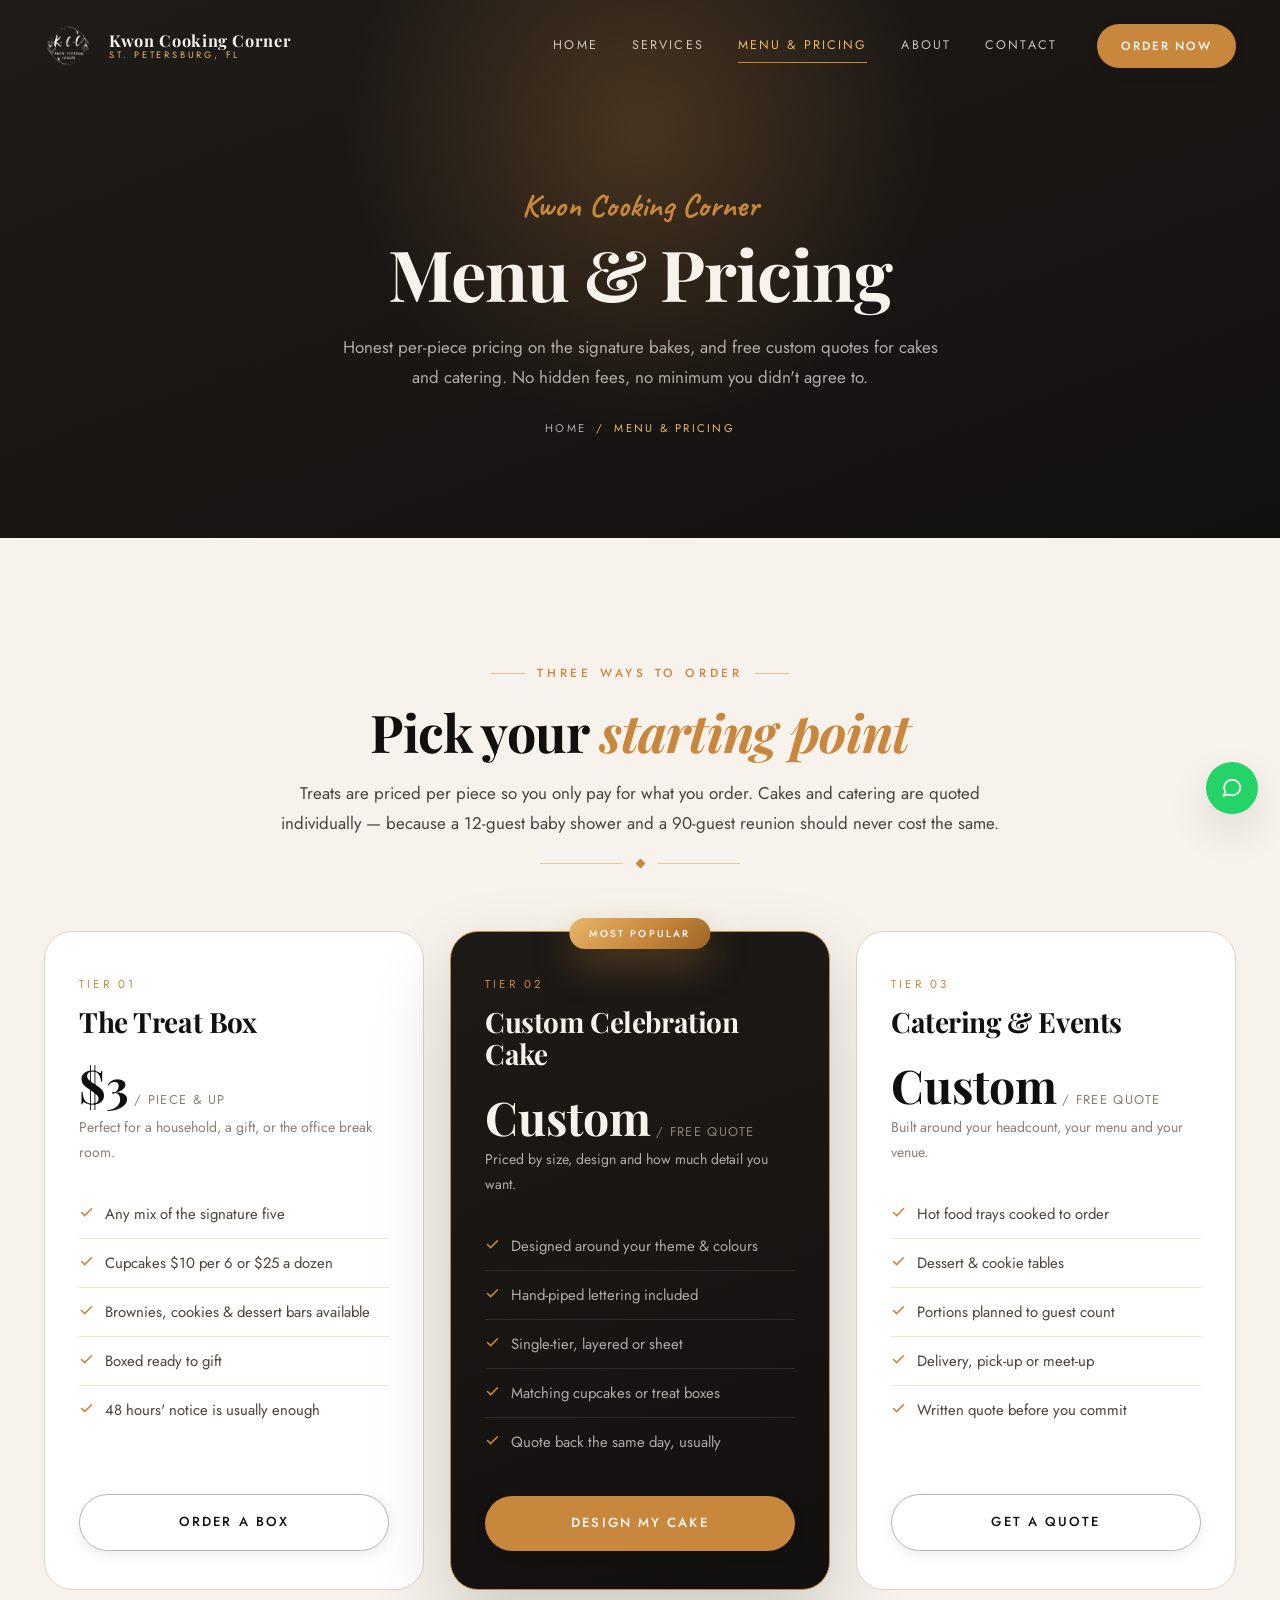
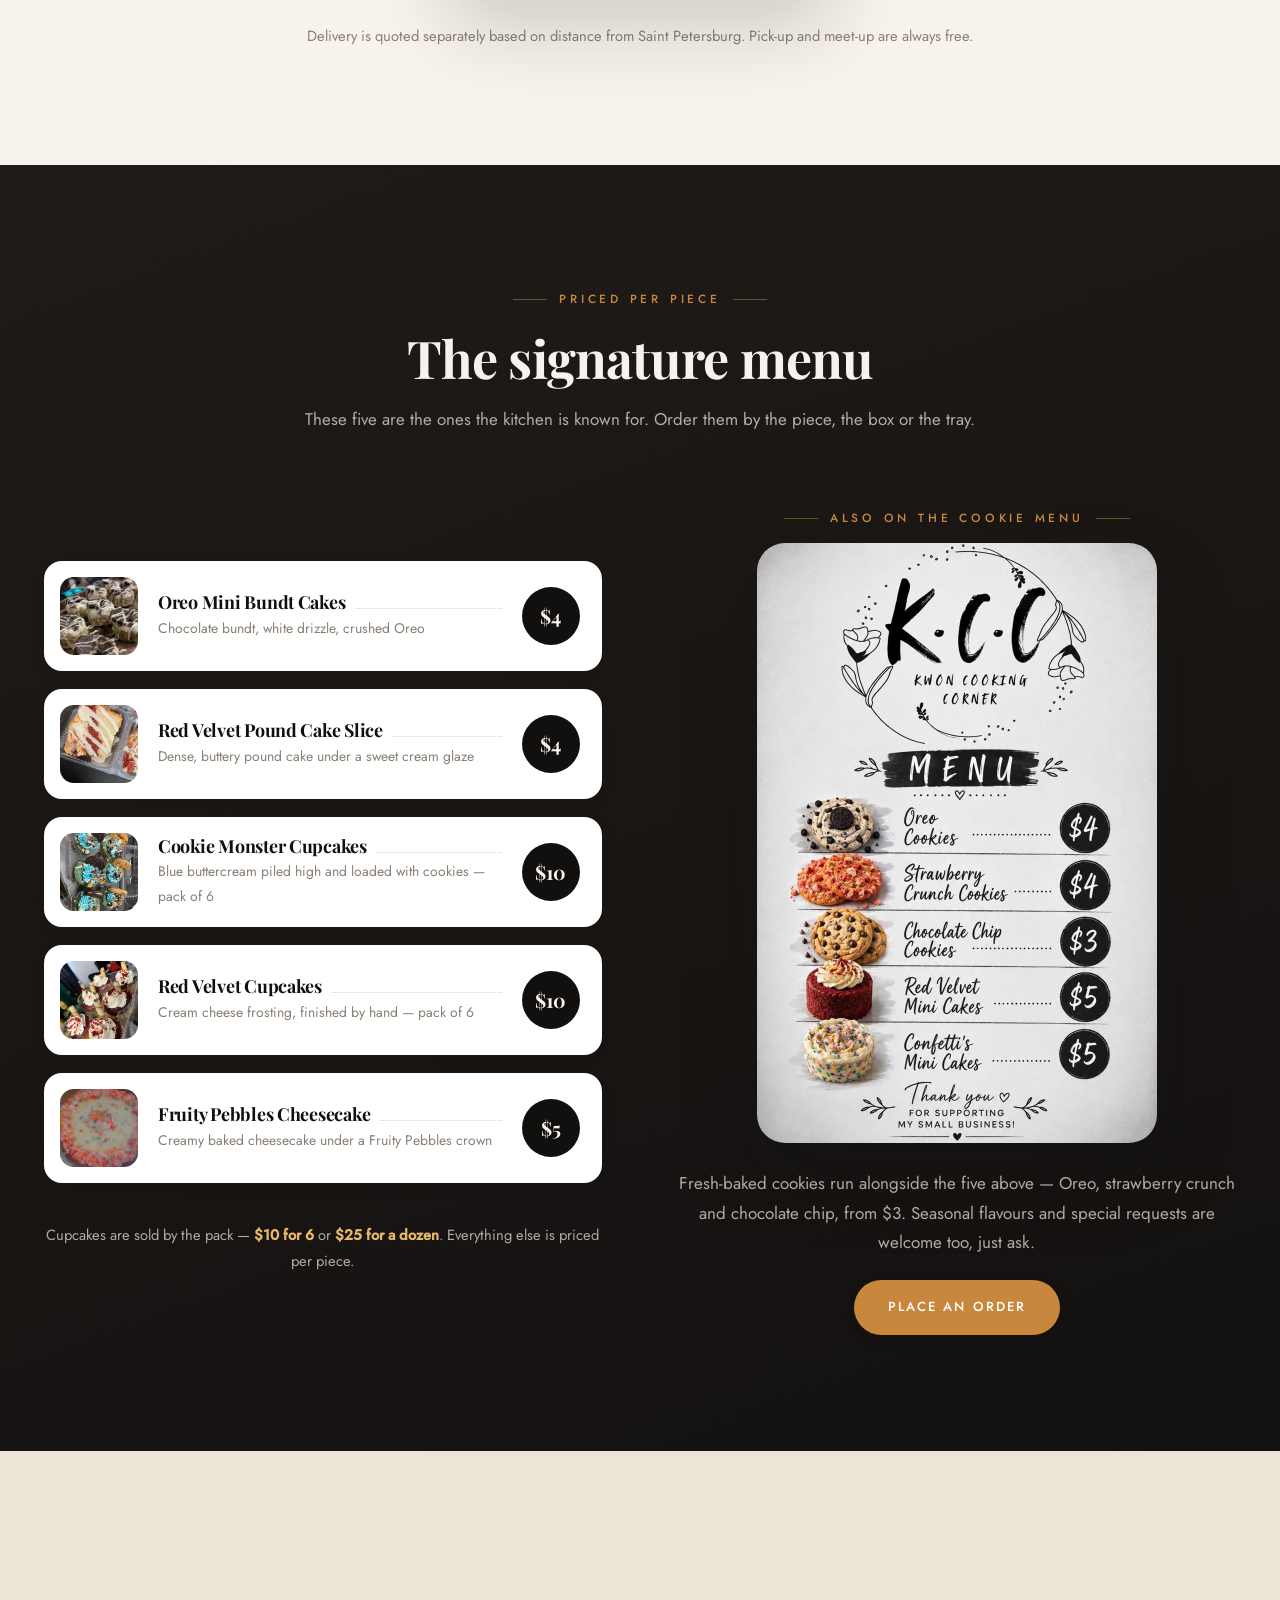
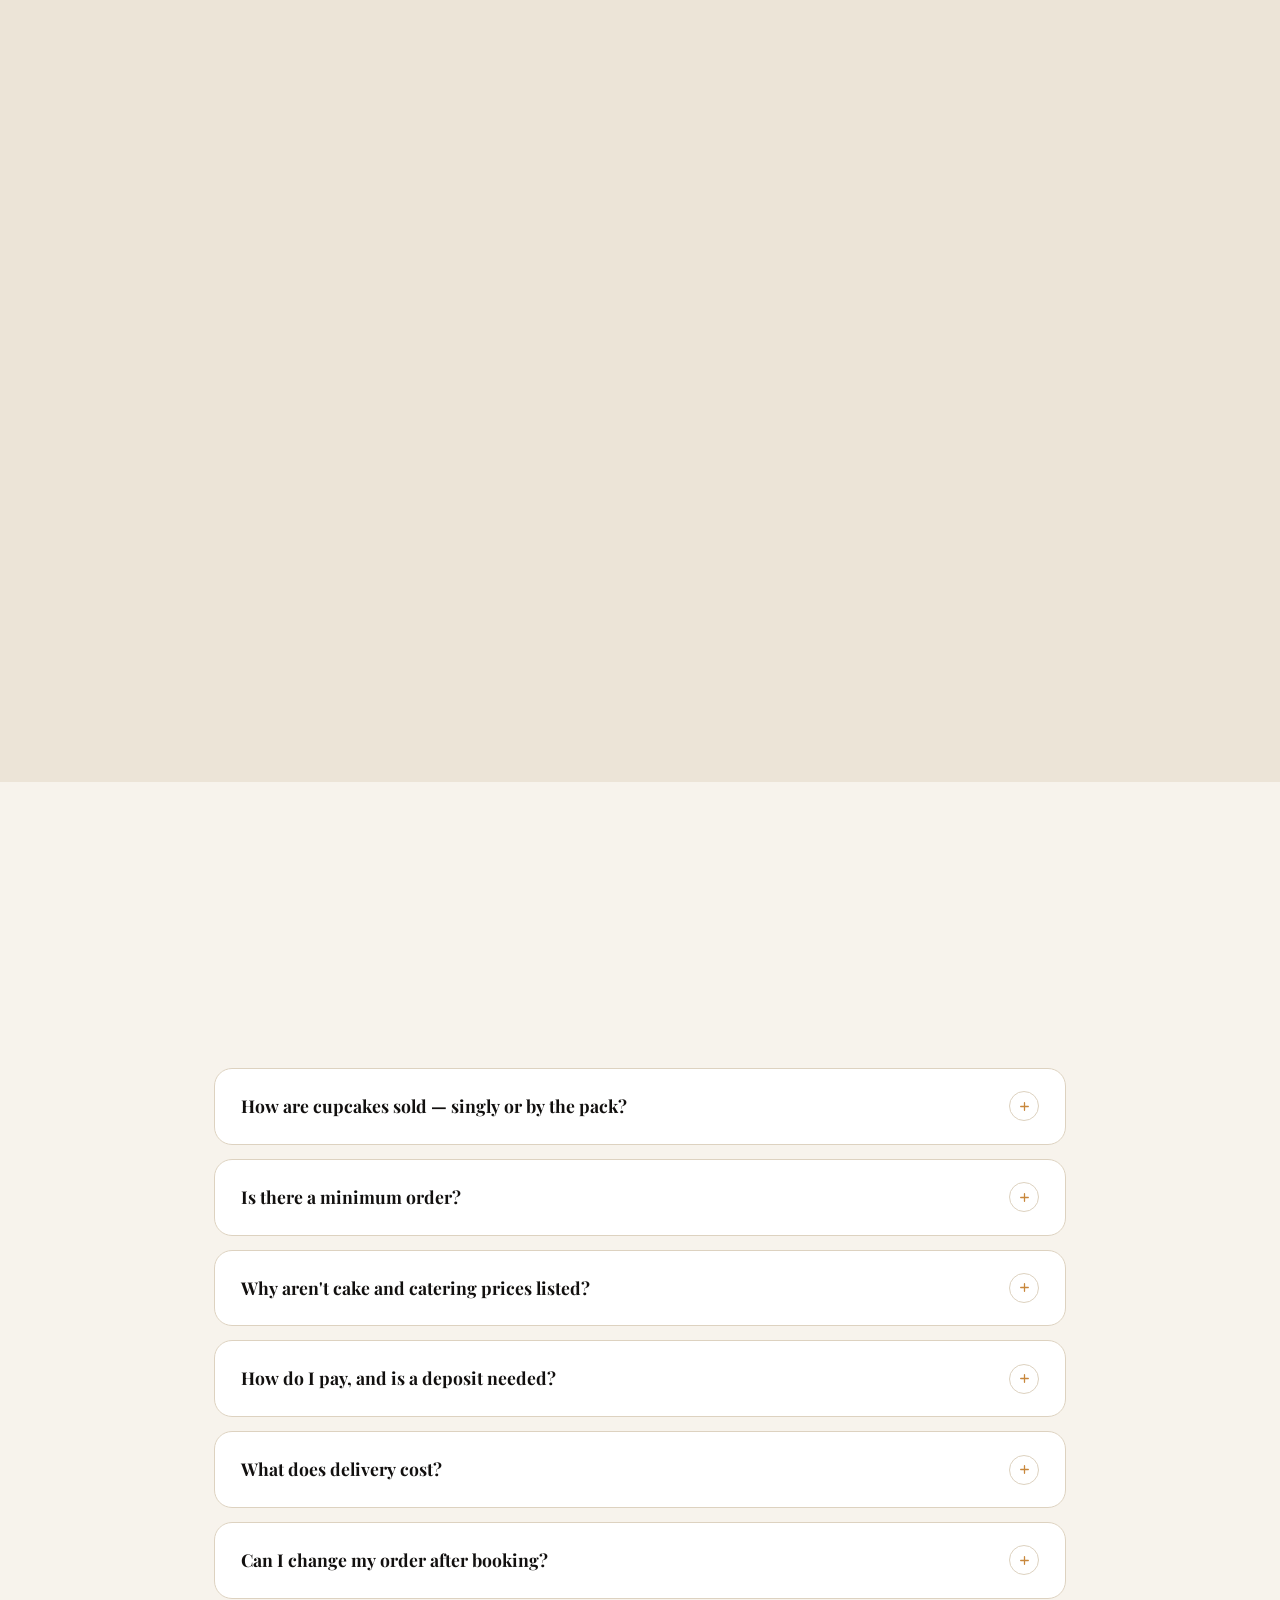
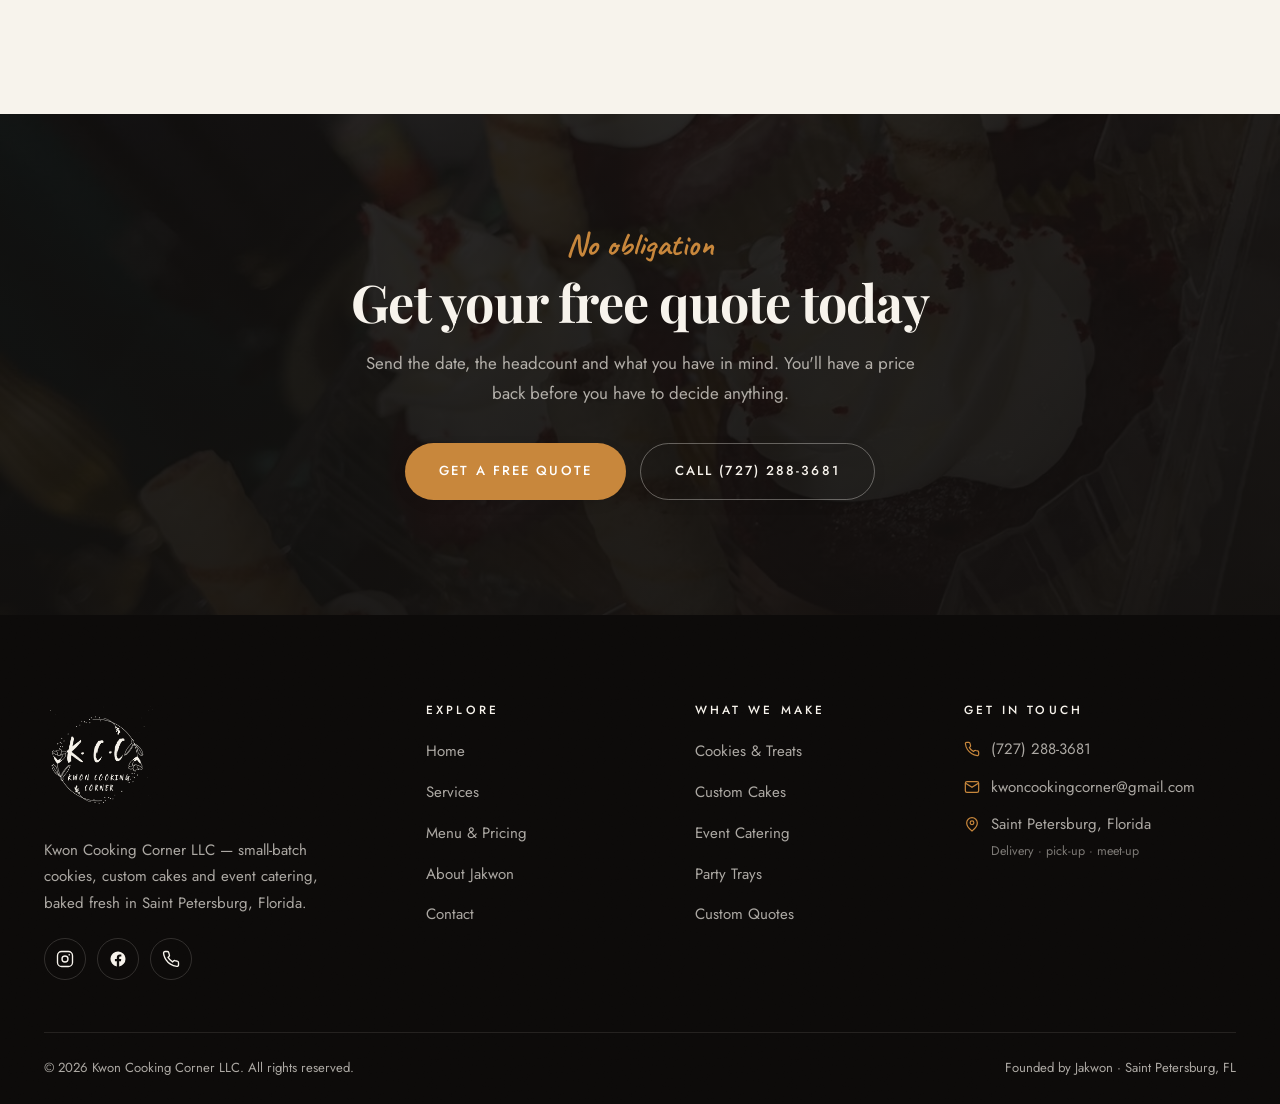
<file: packages.html>
<!DOCTYPE html>
<html lang="en">
<head>
<meta charset="UTF-8">
<meta name="viewport" content="width=device-width, initial-scale=1.0">

<!-- ===================== SEO ===================== -->
<title>Menu &amp; Pricing | Cookies, Mini Cakes &amp; Catering Quotes — Kwon Cooking Corner</title>
<meta name="description" content="Kwon Cooking Corner pricing: cookies from $3, mini cakes from $5, plus free custom quotes on celebration cakes and event catering in Saint Petersburg, Florida.">
<meta name="keywords" content="cookie prices St Petersburg, mini cake prices Florida, catering quote St Pete, custom cake cost, dessert tray pricing, affordable bakery Saint Petersburg">
<meta name="author" content="Kwon Cooking Corner LLC">
<meta name="robots" content="index, follow">
<link rel="canonical" href="https://kwoncookingcorner.com/packages.html">

<meta property="og:type" content="website">
<meta property="og:title" content="Menu &amp; Pricing | Cookies, Mini Cakes &amp; Catering Quotes — Kwon Cooking Corner">
<meta property="og:description" content="Kwon Cooking Corner pricing: cookies from $3, mini cakes from $5, plus free custom quotes on celebration cakes and event catering in Saint Petersburg, Florida.">
<meta property="og:image" content="assets/img/kcc-menu.jpg">
<meta property="og:url" content="https://kwoncookingcorner.com/packages.html">
<meta name="twitter:card" content="summary_large_image">

<link rel="icon" type="image/png" href="assets/logo/favicon.png">
<link rel="apple-touch-icon" href="assets/logo/favicon.png">

<!-- ===================== FONTS ===================== -->
<!-- Self-hosted webfonts: no external requests, works offline -->
<link rel="stylesheet" href="css/fonts.css">

<link rel="stylesheet" href="css/style.css">
</head>

<body class="no-scroll">

<a class="skip-link" href="#main">Skip to content</a>

<!-- ==========================================================================
     PRELOADER
     ========================================================================== -->
<div class="loader" id="loader">
  <div class="loader__inner">
    <img class="loader__mark" src="assets/logo/logo-light.png" alt="Kwon Cooking Corner">
    <div class="loader__bar"><span></span></div>
    <div class="loader__text">Preheating the oven</div>
  </div>
</div>


<!-- ==========================================================================
     NAVIGATION  (identical on every page — keep in sync)
     ========================================================================== -->
<header class="nav" id="nav">
  <div class="container nav__inner">

    <a class="nav__brand" href="index.html" aria-label="Kwon Cooking Corner home">
      <img src="assets/logo/logo-light.png" alt="Kwon Cooking Corner K.C.C logo">
      <span class="nav__brand-text">
        <span class="nav__brand-name">Kwon Cooking Corner</span>
        <span class="nav__brand-sub">St. Petersburg, FL</span>
      </span>
    </a>

    <nav class="nav__menu" aria-label="Main navigation">
      <a class="nav__link" href="index.html">Home</a>
      <a class="nav__link" href="services.html">Services</a>
      <a class="nav__link is-active" href="packages.html">Menu &amp; Pricing</a>
      <a class="nav__link" href="about.html">About</a>
      <a class="nav__link" href="contact.html">Contact</a>
      <a class="btn btn--gold btn--sm nav__cta" href="contact.html">Order Now</a>
    </nav>

    <button class="nav__toggle" id="navToggle" aria-label="Open menu" aria-expanded="false" aria-controls="navDrawer">
      <span></span><span></span><span></span>
    </button>
  </div>
</header>

<!-- Mobile drawer -->
<div class="nav__drawer" id="navDrawer">
  <nav aria-label="Mobile navigation">
    <ul>
      <li><a href="index.html">Home</a></li>
      <li><a href="services.html">Services</a></li>
      <li><a href="packages.html">Menu &amp; Pricing</a></li>
      <li><a href="about.html">About</a></li>
      <li><a href="contact.html">Contact</a></li>
    </ul>
    <div class="nav__drawer-contact">Call or text · (727) 288-3681</div>
  </nav>
</div>


<main id="main">

<!-- ==========================================================================
     PAGE HERO
     ========================================================================== -->
<section class="page-hero">
  <div class="container">
    <span class="kicker">Kwon Cooking Corner</span>
    <h1>Menu &amp; Pricing</h1>
    <p>Honest per-piece pricing on the signature bakes, and free custom quotes for cakes and catering. No hidden fees, no minimum you didn't agree to.</p>
    <nav class="crumbs" aria-label="Breadcrumb">
      <a href="index.html">Home</a> <span>/</span> <span>Menu &amp; Pricing</span>
    </nav>
  </div>
</section>


<!-- ==========================================================================
     PRICING TIERS
     ========================================================================== -->
<section class="section">
  <div class="container">

    <header class="section-head section-head--center" data-reveal>
      <span class="eyebrow">Three ways to order</span>
      <h2>Pick your <span class="accent-italic">starting point</span></h2>
      <p>Treats are priced per piece so you only pay for what you order. Cakes and catering
         are quoted individually — because a 12-guest baby shower and a 90-guest reunion
         should never cost the same.</p>
      <div class="divider"><span></span></div>
    </header>

    <div class="price-grid">

      <!-- Tier 1 -->
      <article class="price-card" data-reveal data-delay="0">
        <div class="price-card__name">Tier 01</div>
        <h3>The Treat Box</h3>
        <div class="price-card__amount">$3<small>&nbsp;/ piece &amp; up</small></div>
        <p class="price-card__note">Perfect for a household, a gift, or the office break room.</p>
        <ul class="price-card__list">
          <li><svg width="15" height="15" viewBox="0 0 24 24" fill="none" stroke="currentColor" stroke-width="2.6" stroke-linecap="round"><path d="M20 6 9 17l-5-5"/></svg> Any mix of the signature five</li>
          <li><svg width="15" height="15" viewBox="0 0 24 24" fill="none" stroke="currentColor" stroke-width="2.6" stroke-linecap="round"><path d="M20 6 9 17l-5-5"/></svg> Cupcakes $10 per 6 or $25 a dozen</li>
          <li><svg width="15" height="15" viewBox="0 0 24 24" fill="none" stroke="currentColor" stroke-width="2.6" stroke-linecap="round"><path d="M20 6 9 17l-5-5"/></svg> Brownies, cookies &amp; dessert bars available</li>
          <li><svg width="15" height="15" viewBox="0 0 24 24" fill="none" stroke="currentColor" stroke-width="2.6" stroke-linecap="round"><path d="M20 6 9 17l-5-5"/></svg> Boxed ready to gift</li>
          <li><svg width="15" height="15" viewBox="0 0 24 24" fill="none" stroke="currentColor" stroke-width="2.6" stroke-linecap="round"><path d="M20 6 9 17l-5-5"/></svg> 48 hours' notice is usually enough</li>
        </ul>
        <a class="btn btn--outline btn--block" href="contact.html">Order a Box</a>
      </article>

      <!-- Tier 2 — highlighted -->
      <article class="price-card price-card--featured" data-reveal data-delay="130">
        <div class="price-card__flag">Most popular</div>
        <div class="price-card__name">Tier 02</div>
        <h3>Custom Celebration Cake</h3>
        <div class="price-card__amount">Custom<small>&nbsp;/ free quote</small></div>
        <p class="price-card__note">Priced by size, design and how much detail you want.</p>
        <ul class="price-card__list">
          <li><svg width="15" height="15" viewBox="0 0 24 24" fill="none" stroke="currentColor" stroke-width="2.6" stroke-linecap="round"><path d="M20 6 9 17l-5-5"/></svg> Designed around your theme &amp; colours</li>
          <li><svg width="15" height="15" viewBox="0 0 24 24" fill="none" stroke="currentColor" stroke-width="2.6" stroke-linecap="round"><path d="M20 6 9 17l-5-5"/></svg> Hand-piped lettering included</li>
          <li><svg width="15" height="15" viewBox="0 0 24 24" fill="none" stroke="currentColor" stroke-width="2.6" stroke-linecap="round"><path d="M20 6 9 17l-5-5"/></svg> Single-tier, layered or sheet</li>
          <li><svg width="15" height="15" viewBox="0 0 24 24" fill="none" stroke="currentColor" stroke-width="2.6" stroke-linecap="round"><path d="M20 6 9 17l-5-5"/></svg> Matching cupcakes or treat boxes</li>
          <li><svg width="15" height="15" viewBox="0 0 24 24" fill="none" stroke="currentColor" stroke-width="2.6" stroke-linecap="round"><path d="M20 6 9 17l-5-5"/></svg> Quote back the same day, usually</li>
        </ul>
        <a class="btn btn--gold btn--block" href="contact.html">Design My Cake</a>
      </article>

      <!-- Tier 3 -->
      <article class="price-card" data-reveal data-delay="260">
        <div class="price-card__name">Tier 03</div>
        <h3>Catering &amp; Events</h3>
        <div class="price-card__amount">Custom<small>&nbsp;/ free quote</small></div>
        <p class="price-card__note">Built around your headcount, your menu and your venue.</p>
        <ul class="price-card__list">
          <li><svg width="15" height="15" viewBox="0 0 24 24" fill="none" stroke="currentColor" stroke-width="2.6" stroke-linecap="round"><path d="M20 6 9 17l-5-5"/></svg> Hot food trays cooked to order</li>
          <li><svg width="15" height="15" viewBox="0 0 24 24" fill="none" stroke="currentColor" stroke-width="2.6" stroke-linecap="round"><path d="M20 6 9 17l-5-5"/></svg> Dessert &amp; cookie tables</li>
          <li><svg width="15" height="15" viewBox="0 0 24 24" fill="none" stroke="currentColor" stroke-width="2.6" stroke-linecap="round"><path d="M20 6 9 17l-5-5"/></svg> Portions planned to guest count</li>
          <li><svg width="15" height="15" viewBox="0 0 24 24" fill="none" stroke="currentColor" stroke-width="2.6" stroke-linecap="round"><path d="M20 6 9 17l-5-5"/></svg> Delivery, pick-up or meet-up</li>
          <li><svg width="15" height="15" viewBox="0 0 24 24" fill="none" stroke="currentColor" stroke-width="2.6" stroke-linecap="round"><path d="M20 6 9 17l-5-5"/></svg> Written quote before you commit</li>
        </ul>
        <a class="btn btn--outline btn--block" href="contact.html">Get a Quote</a>
      </article>

    </div>

    <p style="text-align:center;margin-top:34px;font-size:.92rem;color:var(--text-muted)">
      Delivery is quoted separately based on distance from Saint Petersburg. Pick-up and meet-up are always free.
    </p>
  </div>
</section>


<!-- ==========================================================================
     THE SIGNATURE MENU — real prices from the K.C.C menu card
     ========================================================================== -->
<section class="section section--dark">
  <div class="container">

    <header class="section-head section-head--center" data-reveal>
      <span class="eyebrow">Priced per piece</span>
      <h2>The signature menu</h2>
      <p>These five are the ones the kitchen is known for. Order them by the piece, the box or the tray.</p>
    </header>

    <div class="split" style="align-items:center">

      <div class="menu-list" data-reveal="left">

        <article class="menu-item">
          <div class="menu-item__thumb"><img src="assets/img/oreo-mini-bundt-cakes.jpg" loading="lazy" alt="Oreo mini bundt cakes finished with white chocolate drizzle and crushed Oreo"></div>
          <div class="menu-item__info">
            <h4>Oreo Mini Bundt Cakes</h4>
            <p>Chocolate bundt, white drizzle, crushed Oreo</p>
          </div>
          <div class="menu-item__price">$4</div>
        </article>

        <article class="menu-item">
          <div class="menu-item__thumb"><img src="assets/img/red-velvet-pound-cake.jpg" loading="lazy" alt="A thick slice of red velvet pound cake with sweet cream glaze"></div>
          <div class="menu-item__info">
            <h4>Red Velvet Pound Cake Slice</h4>
            <p>Dense, buttery pound cake under a sweet cream glaze</p>
          </div>
          <div class="menu-item__price">$4</div>
        </article>

        <article class="menu-item">
          <div class="menu-item__thumb"><img src="assets/img/cookie-monster-cupcakes.jpg" loading="lazy" alt="Cookie Monster cupcakes with bright blue buttercream and cookies on top"></div>
          <div class="menu-item__info">
            <h4>Cookie Monster Cupcakes</h4>
            <p>Blue buttercream piled high and loaded with cookies — pack of 6</p>
          </div>
          <div class="menu-item__price">$10</div>
        </article>

        <article class="menu-item">
          <div class="menu-item__thumb"><img src="assets/img/red-velvet-cupcakes.jpg" loading="lazy" alt="Red velvet cupcakes topped with swirled cream cheese frosting"></div>
          <div class="menu-item__info">
            <h4>Red Velvet Cupcakes</h4>
            <p>Cream cheese frosting, finished by hand — pack of 6</p>
          </div>
          <div class="menu-item__price">$10</div>
        </article>

        <article class="menu-item">
          <div class="menu-item__thumb"><img src="assets/img/fruity-pebbles-cheesecake.jpg" loading="lazy" alt="Fruity Pebbles cheesecake topped with colourful cereal"></div>
          <div class="menu-item__info">
            <h4>Fruity Pebbles Cheesecake</h4>
            <p>Creamy baked cheesecake under a Fruity Pebbles crown</p>
          </div>
          <div class="menu-item__price">$5</div>
        </article>

        <p style="margin-top:22px;font-size:.92rem;text-align:center;color:var(--text-light-muted)">
          Cupcakes are sold by the pack — <strong style="color:var(--gold-lt)">$10 for 6</strong>
          or <strong style="color:var(--gold-lt)">$25 for a dozen</strong>. Everything else is priced per piece.
        </p>

      </div>

      <div data-reveal="right" style="text-align:center">
        <span class="eyebrow" style="margin-bottom:14px">Also on the cookie menu</span>
        <img src="assets/img/kcc-menu.jpg" loading="lazy"
             alt="The printed Kwon Cooking Corner cookie menu card, listing Oreo, strawberry crunch and chocolate chip cookies with prices"
             style="border-radius:var(--radius-lg);box-shadow:var(--shadow-lg);width:100%;max-width:400px;margin-inline:auto">
        <p style="margin-top:26px">Fresh-baked cookies run alongside the five above — Oreo,
           strawberry crunch and chocolate chip, from $3. Seasonal flavours and special
           requests are welcome too, just ask.</p>
        <div class="btn-row btn-row--center" style="margin-top:22px">
          <a class="btn btn--gold" href="contact.html">Place an Order</a>
        </div>
      </div>

    </div>
  </div>
</section>


<!-- ==========================================================================
     ALSO AVAILABLE
     ========================================================================== -->
<section class="section section--stone">
  <div class="container">

    <header class="section-head section-head--center" data-reveal>
      <span class="eyebrow">Also from the kitchen</span>
      <h2>Beyond the signature five</h2>
      <p>Quoted to your order — tell us how many and when you need them.</p>
    </header>

    <div class="grid grid--3">

      <article class="service-card" data-reveal data-delay="0">
        <div class="service-card__media">
          <img src="assets/img/fudge-brownies.jpg" loading="lazy" alt="Fudge brownies with white chocolate drizzle">
          <span class="service-card__tag">By the tray</span>
        </div>
        <div class="service-card__body">
          <h3>Fudge Brownies</h3>
          <p>Dense, rich and drizzled with white chocolate. Cut to size and trayed for events, or boxed by the dozen.</p>
        </div>
      </article>

      <article class="service-card" data-reveal data-delay="130">
        <div class="service-card__media">
          <img src="assets/img/biscoff-dessert-bars.jpg" loading="lazy" alt="Biscoff cookie butter dessert bars">
          <span class="service-card__tag">Seasonal favourite</span>
        </div>
        <div class="service-card__body">
          <h3>Biscoff Dessert Bars</h3>
          <p>Cookie-butter layers with a whole Biscoff on top. The one people order again before they've finished the first box.</p>
        </div>
      </article>

      <article class="service-card" data-reveal data-delay="260">
        <div class="service-card__media">
          <img src="assets/img/strawberry-lemon-cupcakes.jpg" loading="lazy" alt="Strawberry and lemon gourmet cupcakes">
          <span class="service-card__tag">Made to order</span>
        </div>
        <div class="service-card__body">
          <h3>Gourmet Cupcakes</h3>
          <p>Fruit-topped, drizzled and finished individually — sold by the half-dozen or the full tray for dessert tables.</p>
        </div>
      </article>

    </div>
  </div>
</section>


<!-- ==========================================================================
     ORDERING FAQ
     ========================================================================== -->
<section class="section">
  <div class="container container--narrow">

    <header class="section-head section-head--center" data-reveal>
      <span class="eyebrow">Before you order</span>
      <h2>Pricing questions</h2>
    </header>

    <div class="faq" data-reveal>
      <div class="faq__item">
        <button class="faq__q" aria-expanded="false">
          How are cupcakes sold — singly or by the pack?
          <span class="faq__sign"><svg width="13" height="13" viewBox="0 0 24 24" fill="none" stroke="currentColor" stroke-width="2.4" stroke-linecap="round"><path d="M12 5v14M5 12h14"/></svg></span>
        </button>
        <div class="faq__a"><p>Cupcakes go out by the pack rather than one at a time: <strong>$10 for a pack of 6</strong>, or <strong>$25 for a dozen</strong>. That applies to the Cookie Monster and red velvet cupcakes alike. Mixed packs are fine — just say which flavours you want when you order.</p></div>
      </div>
      <div class="faq__item">
        <button class="faq__q" aria-expanded="false">
          Is there a minimum order?
          <span class="faq__sign"><svg width="13" height="13" viewBox="0 0 24 24" fill="none" stroke="currentColor" stroke-width="2.4" stroke-linecap="round"><path d="M12 5v14M5 12h14"/></svg></span>
        </button>
        <div class="faq__a"><p>For the signature treats there's no strict minimum — you can order a single box. For catering and full dessert tables a minimum applies based on the menu, and it will always be stated clearly in your quote before you commit to anything.</p></div>
      </div>
      <div class="faq__item">
        <button class="faq__q" aria-expanded="false">
          Why aren't cake and catering prices listed?
          <span class="faq__sign"><svg width="13" height="13" viewBox="0 0 24 24" fill="none" stroke="currentColor" stroke-width="2.4" stroke-linecap="round"><path d="M12 5v14M5 12h14"/></svg></span>
        </button>
        <div class="faq__a"><p>Because an honest number depends on the details. A two-tier cake with a hand-piped logo and a simple single-tier cake take very different amounts of work, and catering for 15 guests is nothing like catering for 90. Rather than publish a number that would be wrong for most people, K.C.C quotes each order properly — for free.</p></div>
      </div>
      <div class="faq__item">
        <button class="faq__q" aria-expanded="false">
          How do I pay, and is a deposit needed?
          <span class="faq__sign"><svg width="13" height="13" viewBox="0 0 24 24" fill="none" stroke="currentColor" stroke-width="2.4" stroke-linecap="round"><path d="M12 5v14M5 12h14"/></svg></span>
        </button>
        <div class="faq__a"><p>Payment details are confirmed when your order is booked. Larger custom cakes and catering orders normally take a deposit to secure the date, with the balance due on completion — all of which is set out in your quote up front.</p></div>
      </div>
      <div class="faq__item">
        <button class="faq__q" aria-expanded="false">
          What does delivery cost?
          <span class="faq__sign"><svg width="13" height="13" viewBox="0 0 24 24" fill="none" stroke="currentColor" stroke-width="2.4" stroke-linecap="round"><path d="M12 5v14M5 12h14"/></svg></span>
        </button>
        <div class="faq__a"><p>Delivery is quoted based on your distance from Saint Petersburg, so it's included in your written quote rather than added as a surprise. Pick-up and meet-up options are always free.</p></div>
      </div>
      <div class="faq__item">
        <button class="faq__q" aria-expanded="false">
          Can I change my order after booking?
          <span class="faq__sign"><svg width="13" height="13" viewBox="0 0 24 24" fill="none" stroke="currentColor" stroke-width="2.4" stroke-linecap="round"><path d="M12 5v14M5 12h14"/></svg></span>
        </button>
        <div class="faq__a"><p>Usually yes, as long as there's still time before baking starts. Get in touch as soon as you know — the earlier the change, the easier it is to accommodate.</p></div>
      </div>

    </div>
  </div>
</section>

<!-- ==========================================================================
     CTA BAND
     ========================================================================== -->
<section class="cta-band">
  <div class="cta-band__bg"><img src="assets/img/red-velvet-cupcakes.jpg" loading="lazy" alt=""></div>
  <div class="container" data-reveal>
    <span class="kicker">No obligation</span>
    <h2>Get your free quote today</h2>
    <p>Send the date, the headcount and what you have in mind. You'll have a price back before you have to decide anything.</p>
    <div class="btn-row btn-row--center">
      <a class="btn btn--gold" href="contact.html">Get a Free Quote</a>
      <a class="btn btn--outline-light" href="tel:+17272883681">Call (727) 288-3681</a>
    </div>
  </div>
</section>

</main>


<!-- ==========================================================================
     FOOTER  (identical on every page — keep in sync)
     ========================================================================== -->
<footer class="footer">
  <div class="container">
    <div class="footer__grid">

      <div class="footer__brand">
        <img src="assets/logo/logo-light.png" alt="Kwon Cooking Corner logo">
        <p>Kwon Cooking Corner LLC — small-batch cookies, custom cakes and event catering, baked fresh in Saint Petersburg, Florida.</p>
        <div class="socials">
          <a href="https://www.instagram.com/kwoncookingcorner/" target="_blank" rel="noopener" aria-label="Kwon Cooking Corner on Instagram">
            <svg width="18" height="18" viewBox="0 0 24 24" fill="none" stroke="currentColor" stroke-width="1.8"><rect x="2" y="2" width="20" height="20" rx="5.5"/><circle cx="12" cy="12" r="4"/><circle cx="17.6" cy="6.4" r="1.1" fill="currentColor" stroke="none"/></svg>
          </a>
          <a href="https://www.facebook.com/quan2006" target="_blank" rel="noopener" aria-label="Kwon Cooking Corner on Facebook">
            <svg width="18" height="18" viewBox="0 0 24 24" fill="currentColor"><path d="M22 12a10 10 0 1 0-11.56 9.88v-6.99H7.9V12h2.54V9.8c0-2.5 1.49-3.89 3.77-3.89 1.09 0 2.24.2 2.24.2v2.46h-1.26c-1.24 0-1.63.77-1.63 1.56V12h2.78l-.45 2.89h-2.33v6.99A10 10 0 0 0 22 12z"/></svg>
          </a>
          <a href="tel:+17272883681" aria-label="Call Kwon Cooking Corner">
            <svg width="18" height="18" viewBox="0 0 24 24" fill="none" stroke="currentColor" stroke-width="1.8" stroke-linecap="round"><path d="M22 16.9v3a2 2 0 0 1-2.2 2 19.8 19.8 0 0 1-8.6-3.1 19.5 19.5 0 0 1-6-6A19.8 19.8 0 0 1 2.1 4.2 2 2 0 0 1 4.1 2h3a2 2 0 0 1 2 1.7c.1 1 .4 1.9.7 2.8a2 2 0 0 1-.5 2.1L8.1 9.9a16 16 0 0 0 6 6l1.3-1.3a2 2 0 0 1 2.1-.4c.9.3 1.8.6 2.8.7a2 2 0 0 1 1.7 2z"/></svg>
          </a>
        </div>
      </div>

      <div>
        <h4>Explore</h4>
        <ul>
          <li><a href="index.html">Home</a></li>
          <li><a href="services.html">Services</a></li>
          <li><a href="packages.html">Menu &amp; Pricing</a></li>
          <li><a href="about.html">About Jakwon</a></li>
          <li><a href="contact.html">Contact</a></li>
        </ul>
      </div>

      <div>
        <h4>What We Make</h4>
        <ul>
          <li><a href="services.html#treats">Cookies &amp; Treats</a></li>
          <li><a href="services.html#cakes">Custom Cakes</a></li>
          <li><a href="services.html#catering">Event Catering</a></li>
          <li><a href="packages.html">Party Trays</a></li>
          <li><a href="contact.html">Custom Quotes</a></li>
        </ul>
      </div>

      <div>
        <h4>Get In Touch</h4>
        <ul class="footer__contact">
          <li>
            <svg width="16" height="16" viewBox="0 0 24 24" fill="none" stroke="currentColor" stroke-width="1.8" stroke-linecap="round"><path d="M22 16.9v3a2 2 0 0 1-2.2 2 19.8 19.8 0 0 1-8.6-3.1 19.5 19.5 0 0 1-6-6A19.8 19.8 0 0 1 2.1 4.2 2 2 0 0 1 4.1 2h3a2 2 0 0 1 2 1.7c.1 1 .4 1.9.7 2.8a2 2 0 0 1-.5 2.1L8.1 9.9a16 16 0 0 0 6 6l1.3-1.3a2 2 0 0 1 2.1-.4c.9.3 1.8.6 2.8.7a2 2 0 0 1 1.7 2z"/></svg>
            <a href="tel:+17272883681">(727) 288-3681</a>
          </li>
          <li>
            <svg width="16" height="16" viewBox="0 0 24 24" fill="none" stroke="currentColor" stroke-width="1.8"><rect x="2" y="4" width="20" height="16" rx="2.5"/><path d="m2.5 6.5 9.5 6 9.5-6"/></svg>
            <a href="mailto:kwoncookingcorner@gmail.com">kwoncookingcorner@gmail.com</a>
          </li>
          <li>
            <svg width="16" height="16" viewBox="0 0 24 24" fill="none" stroke="currentColor" stroke-width="1.8"><path d="M20 10.5c0 6-8 12-8 12s-8-6-8-12a8 8 0 0 1 16 0z"/><circle cx="12" cy="10.2" r="2.8"/></svg>
            <span>Saint Petersburg, Florida<br><small style="opacity:.7">Delivery · pick-up · meet-up</small></span>
          </li>
        </ul>
      </div>

    </div>

    <div class="footer__bottom">
      <span>&copy; <span data-year>2026</span> Kwon Cooking Corner LLC. All rights reserved.</span>
      <span>Founded by Jakwon · Saint Petersburg, FL</span>
    </div>
  </div>
</footer>


<!-- ==========================================================================
     FLOATING ACTIONS
     ========================================================================== -->
<div class="floaters">
  <a class="float-call" href="sms:+17272883681" aria-label="Text Kwon Cooking Corner">
    <svg width="22" height="22" viewBox="0 0 24 24" fill="none" stroke="currentColor" stroke-width="1.9" stroke-linecap="round"><path d="M21 11.5a8.4 8.4 0 0 1-9 8.4 8.5 8.5 0 0 1-3.9-.9L3 20.5l1.6-4.9A8.4 8.4 0 0 1 12 3.1a8.4 8.4 0 0 1 9 8.4z"/></svg>
  </a>
  <button class="float-top" id="toTop" aria-label="Back to top">
    <svg width="20" height="20" viewBox="0 0 24 24" fill="none" stroke="currentColor" stroke-width="2" stroke-linecap="round"><path d="M12 19V5M6 11l6-6 6 6"/></svg>
  </button>
</div>

<!-- Lightbox -->
<div class="lightbox" id="lightbox" role="dialog" aria-label="Image viewer">
  <button class="lightbox__close" aria-label="Close">
    <svg width="18" height="18" viewBox="0 0 24 24" fill="none" stroke="currentColor" stroke-width="2" stroke-linecap="round"><path d="M18 6 6 18M6 6l12 12"/></svg>
  </button>
  <img alt="">
  <div class="lightbox__caption"></div>
</div>

<script src="js/script.js"></script>
</body>
</html>
</file>
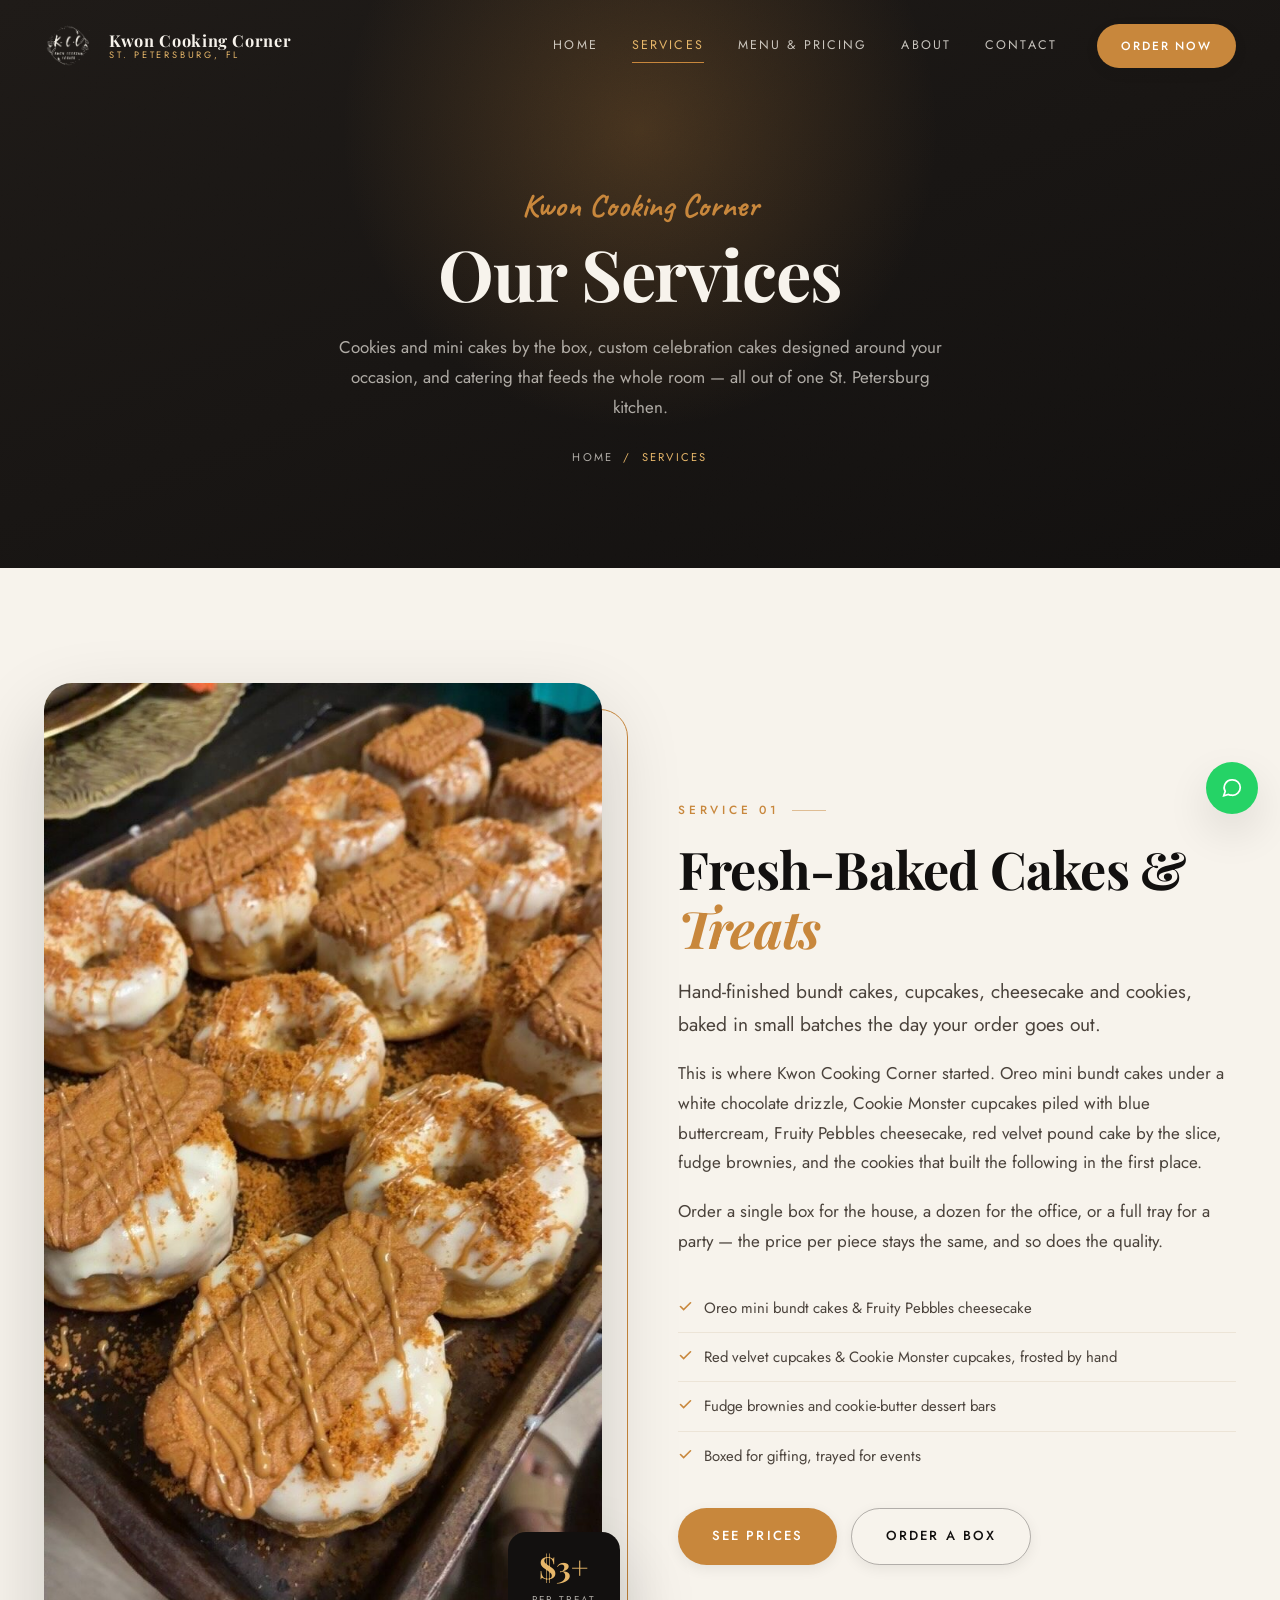
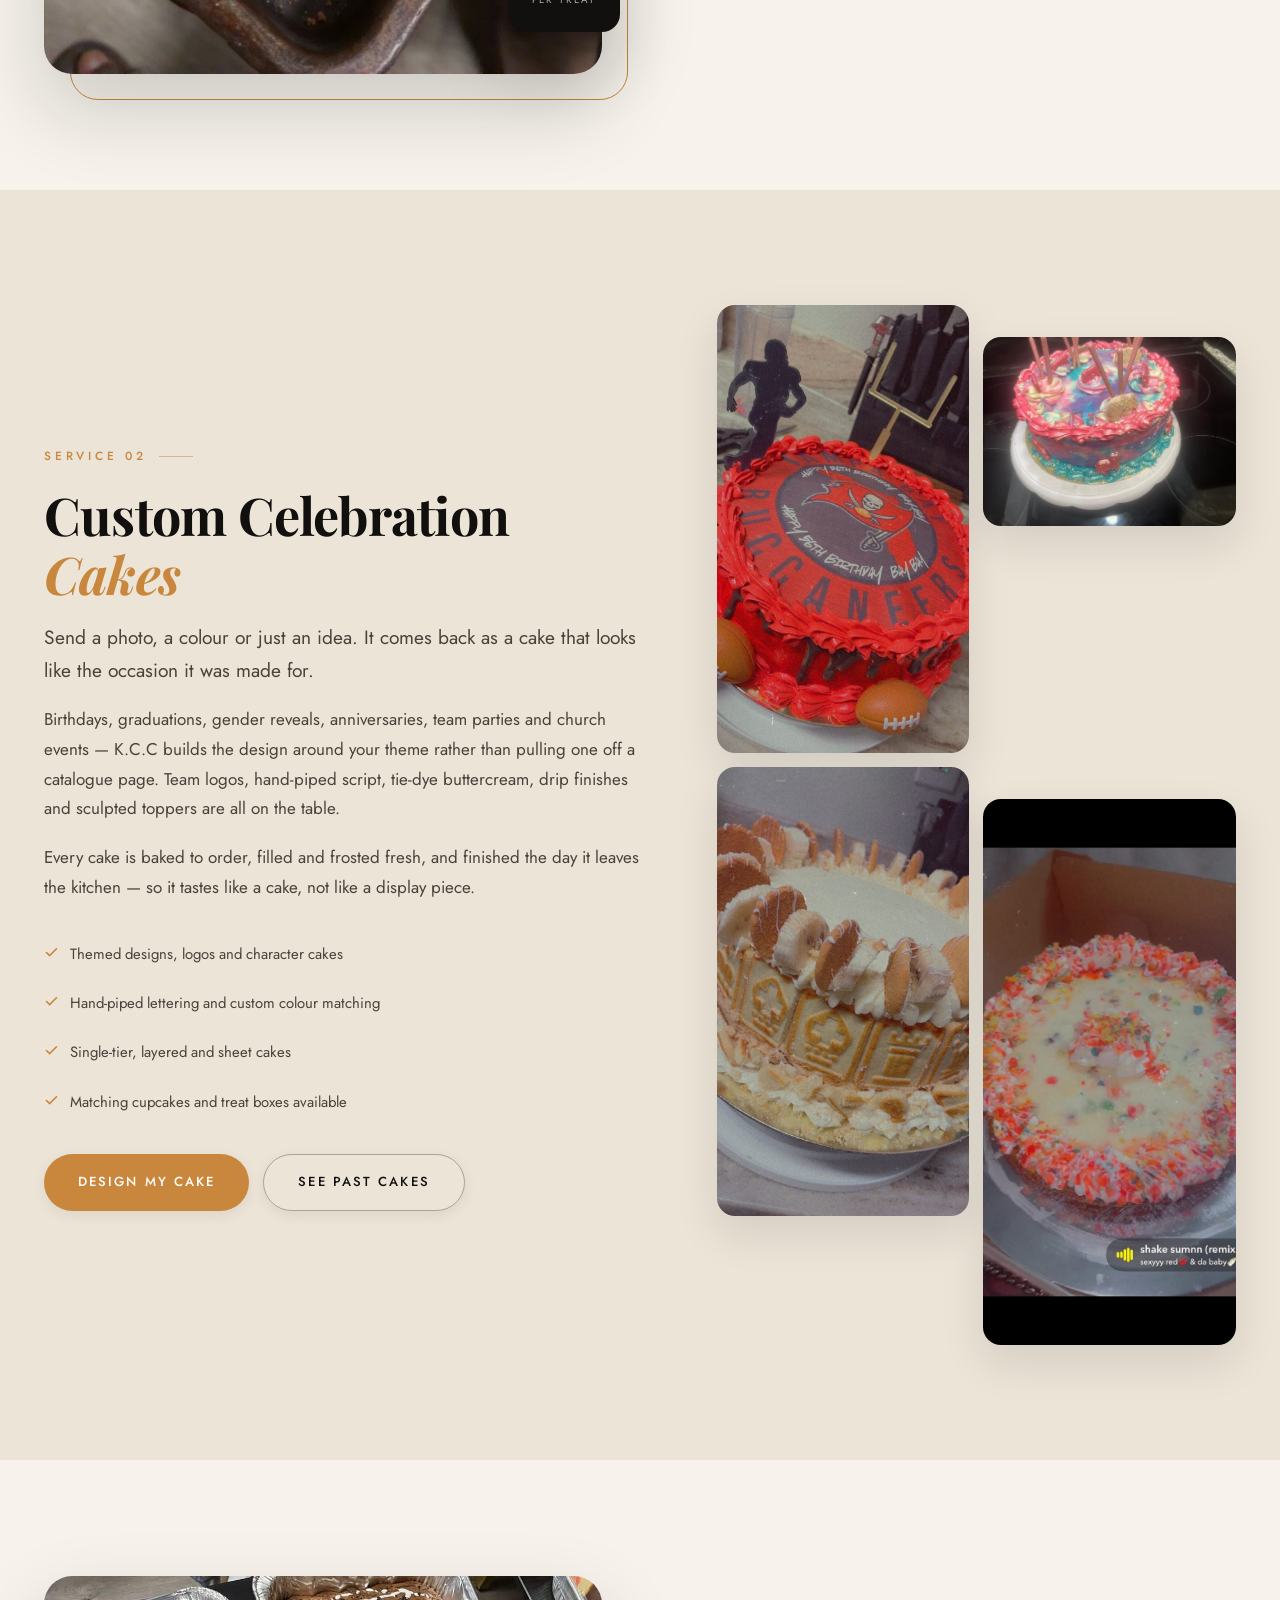
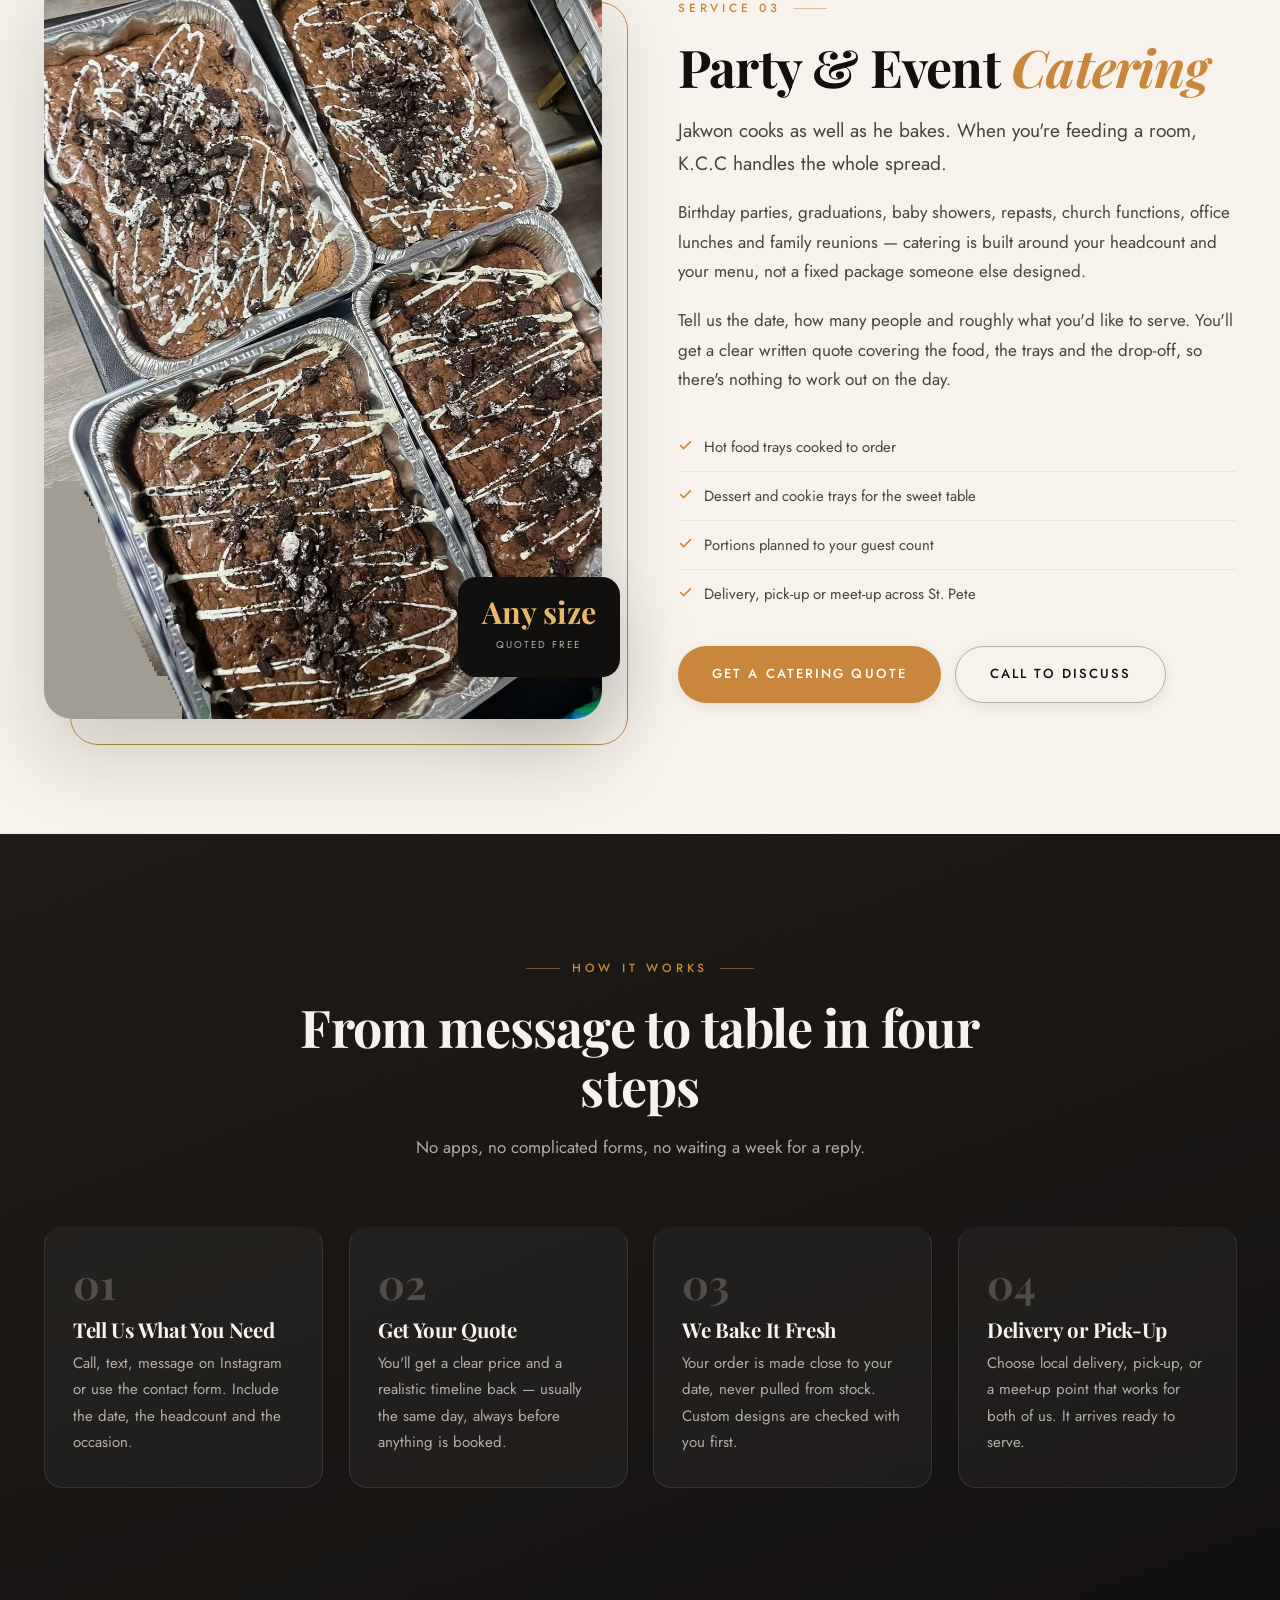
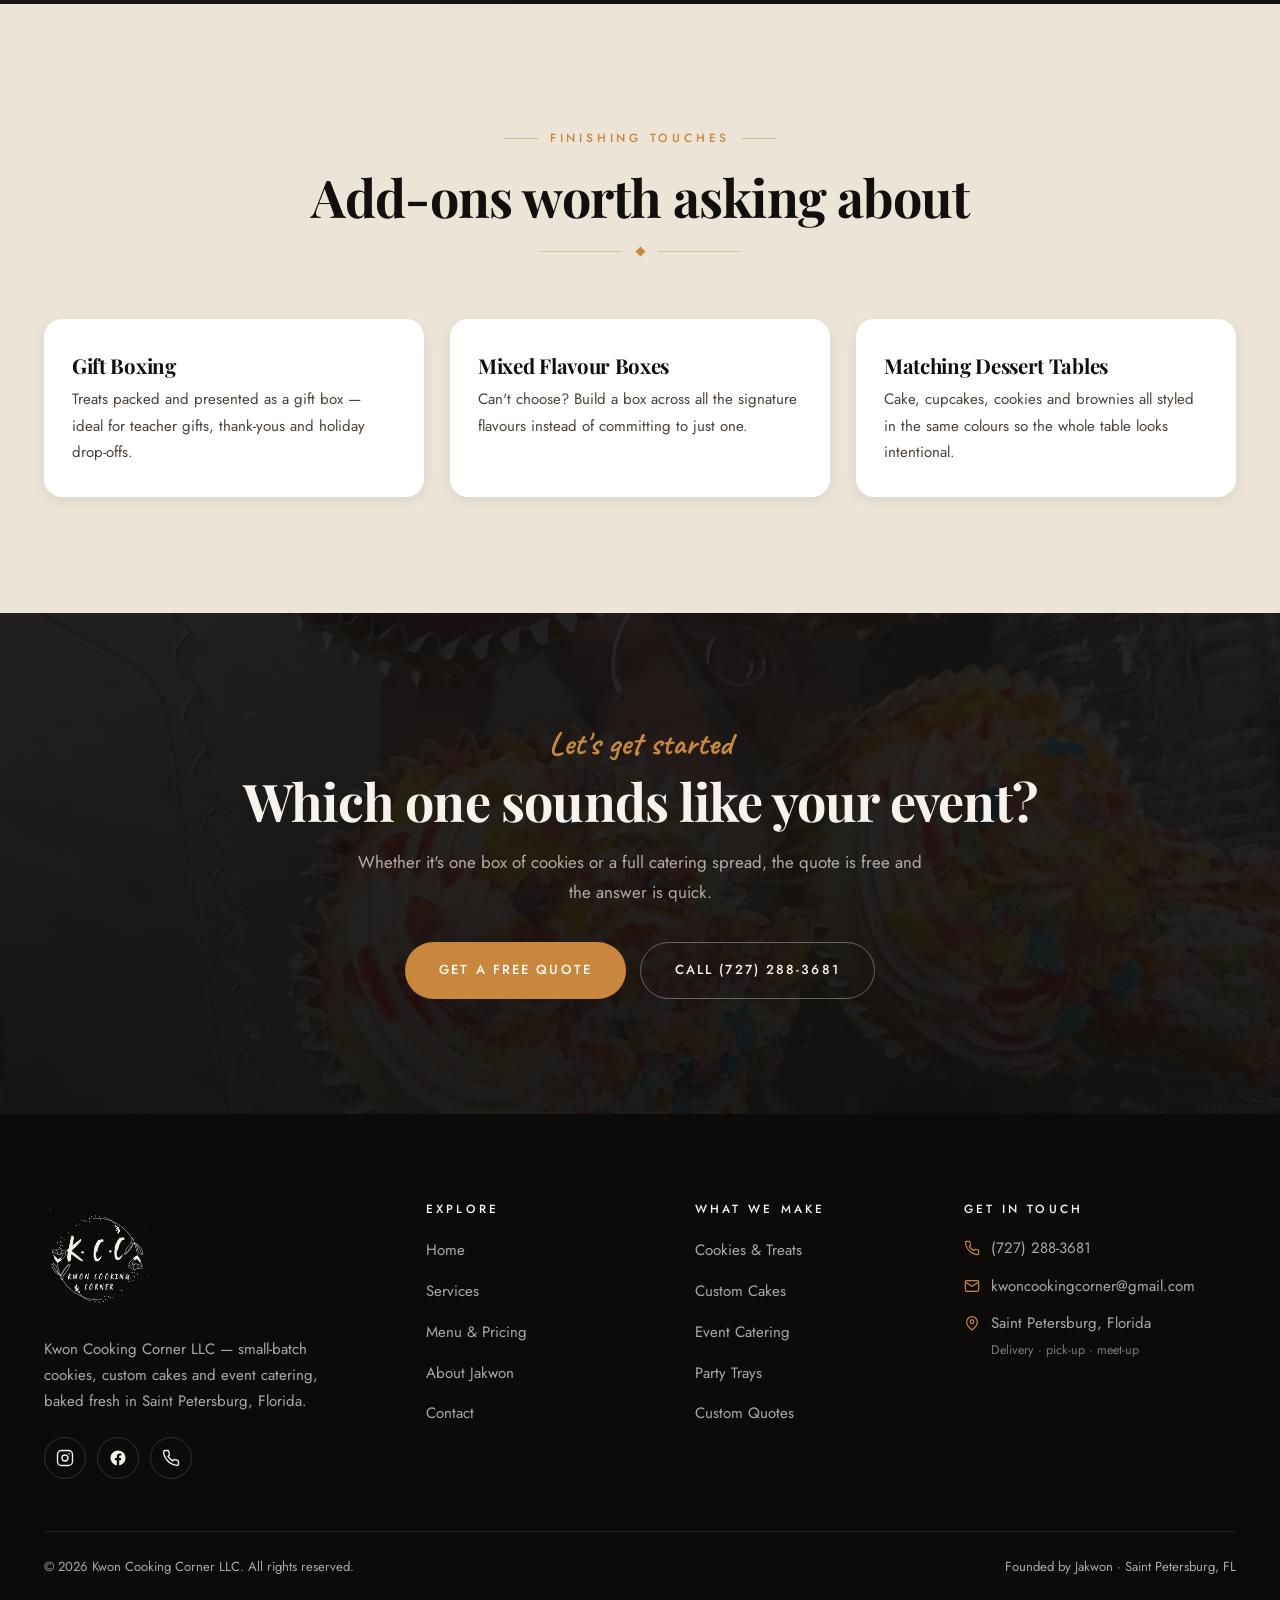
<file: services.html>
<!DOCTYPE html>
<html lang="en">
<head>
<meta charset="UTF-8">
<meta name="viewport" content="width=device-width, initial-scale=1.0">

<!-- ===================== SEO ===================== -->
<title>Services | Custom Cakes, Cookies &amp; Catering — Kwon Cooking Corner, St. Petersburg FL</title>
<meta name="description" content="Kwon Cooking Corner offers fresh-baked cookies and mini cakes, custom celebration cakes and full party catering in Saint Petersburg, Florida. Delivery, pick-up and meet-up available. Free quotes — call (727) 288-3681.">
<meta name="keywords" content="custom cake baker St Petersburg FL, cookie delivery St Pete, party catering Saint Petersburg, birthday cake Florida, event catering Tampa Bay, dessert trays">
<meta name="author" content="Kwon Cooking Corner LLC">
<meta name="robots" content="index, follow">
<link rel="canonical" href="https://kwoncookingcorner.com/services.html">

<meta property="og:type" content="website">
<meta property="og:title" content="Services | Custom Cakes, Cookies &amp; Catering — Kwon Cooking Corner, St. Petersburg FL">
<meta property="og:description" content="Kwon Cooking Corner offers fresh-baked cookies and mini cakes, custom celebration cakes and full party catering in Saint Petersburg, Florida. Delivery, pick-up and meet-up available. Free quotes — call (727) 288-3681.">
<meta property="og:image" content="assets/img/custom-themed-cake.jpg">
<meta property="og:url" content="https://kwoncookingcorner.com/services.html">
<meta name="twitter:card" content="summary_large_image">

<link rel="icon" type="image/png" href="assets/logo/favicon.png">
<link rel="apple-touch-icon" href="assets/logo/favicon.png">

<!-- ===================== FONTS ===================== -->
<!-- Self-hosted webfonts: no external requests, works offline -->
<link rel="stylesheet" href="css/fonts.css">

<link rel="stylesheet" href="css/style.css">
</head>

<body class="no-scroll">

<a class="skip-link" href="#main">Skip to content</a>

<!-- ==========================================================================
     PRELOADER
     ========================================================================== -->
<div class="loader" id="loader">
  <div class="loader__inner">
    <img class="loader__mark" src="assets/logo/logo-light.png" alt="Kwon Cooking Corner">
    <div class="loader__bar"><span></span></div>
    <div class="loader__text">Preheating the oven</div>
  </div>
</div>


<!-- ==========================================================================
     NAVIGATION  (identical on every page — keep in sync)
     ========================================================================== -->
<header class="nav" id="nav">
  <div class="container nav__inner">

    <a class="nav__brand" href="index.html" aria-label="Kwon Cooking Corner home">
      <img src="assets/logo/logo-light.png" alt="Kwon Cooking Corner K.C.C logo">
      <span class="nav__brand-text">
        <span class="nav__brand-name">Kwon Cooking Corner</span>
        <span class="nav__brand-sub">St. Petersburg, FL</span>
      </span>
    </a>

    <nav class="nav__menu" aria-label="Main navigation">
      <a class="nav__link" href="index.html">Home</a>
      <a class="nav__link is-active" href="services.html">Services</a>
      <a class="nav__link" href="packages.html">Menu &amp; Pricing</a>
      <a class="nav__link" href="about.html">About</a>
      <a class="nav__link" href="contact.html">Contact</a>
      <a class="btn btn--gold btn--sm nav__cta" href="contact.html">Order Now</a>
    </nav>

    <button class="nav__toggle" id="navToggle" aria-label="Open menu" aria-expanded="false" aria-controls="navDrawer">
      <span></span><span></span><span></span>
    </button>
  </div>
</header>

<!-- Mobile drawer -->
<div class="nav__drawer" id="navDrawer">
  <nav aria-label="Mobile navigation">
    <ul>
      <li><a href="index.html">Home</a></li>
      <li><a href="services.html">Services</a></li>
      <li><a href="packages.html">Menu &amp; Pricing</a></li>
      <li><a href="about.html">About</a></li>
      <li><a href="contact.html">Contact</a></li>
    </ul>
    <div class="nav__drawer-contact">Call or text · (727) 288-3681</div>
  </nav>
</div>


<main id="main">

<!-- ==========================================================================
     PAGE HERO
     ========================================================================== -->
<section class="page-hero">
  <div class="container">
    <span class="kicker">Kwon Cooking Corner</span>
    <h1>Our Services</h1>
    <p>Cookies and mini cakes by the box, custom celebration cakes designed around your occasion, and catering that feeds the whole room — all out of one St. Petersburg kitchen.</p>
    <nav class="crumbs" aria-label="Breadcrumb">
      <a href="index.html">Home</a> <span>/</span> <span>Services</span>
    </nav>
  </div>
</section>


<!-- ==========================================================================
     SERVICE 01 — TREATS
     ========================================================================== -->
<section class="section" id="treats">
  <div class="container split">

    <div class="split__media" data-reveal="left">
      <div class="portrait">
        <img src="assets/img/biscoff-cookie-treats.jpg" loading="lazy"
             alt="Biscoff-topped mini bundt cakes with glaze, freshly baked at Kwon Cooking Corner">
        <div class="portrait__badge"><strong>$3+</strong><small>Per treat</small></div>
      </div>
    </div>

    <div data-reveal="right">
      <span class="eyebrow eyebrow--start">Service 01</span>
      <h2>Fresh-Baked Cakes &amp; <span class="accent-italic">Treats</span></h2>
      <p class="lead" style="margin-top:18px">
        Hand-finished bundt cakes, cupcakes, cheesecake and cookies, baked in small
        batches the day your order goes out.
      </p>
      <p>
        This is where Kwon Cooking Corner started. Oreo mini bundt cakes under a white
        chocolate drizzle, Cookie Monster cupcakes piled with blue buttercream, Fruity
        Pebbles cheesecake, red velvet pound cake by the slice, fudge brownies, and the
        cookies that built the following in the first place.
      </p>
      <p>
        Order a single box for the house, a dozen for the office, or a full tray for
        a party — the price per piece stays the same, and so does the quality.
      </p>

      <ul class="price-card__list" style="margin:28px 0">
        <li><svg width="15" height="15" viewBox="0 0 24 24" fill="none" stroke="currentColor" stroke-width="2.6" stroke-linecap="round"><path d="M20 6 9 17l-5-5"/></svg> Oreo mini bundt cakes &amp; Fruity Pebbles cheesecake</li>
        <li><svg width="15" height="15" viewBox="0 0 24 24" fill="none" stroke="currentColor" stroke-width="2.6" stroke-linecap="round"><path d="M20 6 9 17l-5-5"/></svg> Red velvet cupcakes &amp; Cookie Monster cupcakes, frosted by hand</li>
        <li><svg width="15" height="15" viewBox="0 0 24 24" fill="none" stroke="currentColor" stroke-width="2.6" stroke-linecap="round"><path d="M20 6 9 17l-5-5"/></svg> Fudge brownies and cookie-butter dessert bars</li>
        <li><svg width="15" height="15" viewBox="0 0 24 24" fill="none" stroke="currentColor" stroke-width="2.6" stroke-linecap="round"><path d="M20 6 9 17l-5-5"/></svg> Boxed for gifting, trayed for events</li>
      </ul>

      <div class="btn-row">
        <a class="btn btn--gold" href="packages.html">See Prices</a>
        <a class="btn btn--outline" href="contact.html">Order a Box</a>
      </div>
    </div>

  </div>
</section>


<!-- ==========================================================================
     SERVICE 02 — CUSTOM CAKES
     ========================================================================== -->
<section class="section section--stone" id="cakes">
  <div class="container split split--wide-left">

    <div data-reveal="left">
      <span class="eyebrow eyebrow--start">Service 02</span>
      <h2>Custom Celebration <span class="accent-italic">Cakes</span></h2>
      <p class="lead" style="margin-top:18px">
        Send a photo, a colour or just an idea. It comes back as a cake that looks
        like the occasion it was made for.
      </p>
      <p>
        Birthdays, graduations, gender reveals, anniversaries, team parties and church
        events — K.C.C builds the design around your theme rather than pulling one off a
        catalogue page. Team logos, hand-piped script, tie-dye buttercream, drip finishes
        and sculpted toppers are all on the table.
      </p>
      <p>
        Every cake is baked to order, filled and frosted fresh, and finished the day it
        leaves the kitchen — so it tastes like a cake, not like a display piece.
      </p>

      <ul class="price-card__list" style="margin:28px 0">
        <li><svg width="15" height="15" viewBox="0 0 24 24" fill="none" stroke="currentColor" stroke-width="2.6" stroke-linecap="round"><path d="M20 6 9 17l-5-5"/></svg> Themed designs, logos and character cakes</li>
        <li><svg width="15" height="15" viewBox="0 0 24 24" fill="none" stroke="currentColor" stroke-width="2.6" stroke-linecap="round"><path d="M20 6 9 17l-5-5"/></svg> Hand-piped lettering and custom colour matching</li>
        <li><svg width="15" height="15" viewBox="0 0 24 24" fill="none" stroke="currentColor" stroke-width="2.6" stroke-linecap="round"><path d="M20 6 9 17l-5-5"/></svg> Single-tier, layered and sheet cakes</li>
        <li><svg width="15" height="15" viewBox="0 0 24 24" fill="none" stroke="currentColor" stroke-width="2.6" stroke-linecap="round"><path d="M20 6 9 17l-5-5"/></svg> Matching cupcakes and treat boxes available</li>
      </ul>

      <div class="btn-row">
        <a class="btn btn--gold" href="contact.html">Design My Cake</a>
        <a class="btn btn--outline" href="https://www.instagram.com/kwoncookingcorner/" target="_blank" rel="noopener">See Past Cakes</a>
      </div>
    </div>

    <div class="split__media" data-reveal="right">
      <div class="grid grid--2" style="gap:14px">
        <img src="assets/img/custom-themed-cake.jpg" loading="lazy" style="border-radius:var(--radius);box-shadow:var(--shadow)"
             alt="Custom decorated birthday cake with a hand-piped sports team logo">
        <img src="assets/img/tie-dye-party-cake.jpg" loading="lazy" style="border-radius:var(--radius);box-shadow:var(--shadow);margin-top:32px"
             alt="Bright tie-dye buttercream celebration cake with candles">
        <img src="assets/img/celebration-layer-cake.jpg" loading="lazy" style="border-radius:var(--radius);box-shadow:var(--shadow)"
             alt="Cream frosted celebration layer cake edged with wafer biscuits">
        <img src="assets/img/fruity-pebbles-cheesecake.jpg" loading="lazy" style="border-radius:var(--radius);box-shadow:var(--shadow);margin-top:32px"
             alt="Confetti sprinkle celebration cake with vanilla frosting">
      </div>
    </div>

  </div>
</section>


<!-- ==========================================================================
     SERVICE 03 — CATERING
     ========================================================================== -->
<section class="section" id="catering">
  <div class="container split">

    <div class="split__media" data-reveal="left">
      <div class="portrait">
        <img src="assets/img/catering-brownie-trays.jpg" loading="lazy"
             alt="Multiple full catering trays of Oreo brownies prepared for a St. Petersburg event">
        <div class="portrait__badge"><strong>Any size</strong><small>Quoted free</small></div>
      </div>
    </div>

    <div data-reveal="right">
      <span class="eyebrow eyebrow--start">Service 03</span>
      <h2>Party &amp; Event <span class="accent-italic">Catering</span></h2>
      <p class="lead" style="margin-top:18px">
        Jakwon cooks as well as he bakes. When you're feeding a room, K.C.C handles
        the whole spread.
      </p>
      <p>
        Birthday parties, graduations, baby showers, repasts, church functions, office
        lunches and family reunions — catering is built around your headcount and your
        menu, not a fixed package someone else designed.
      </p>
      <p>
        Tell us the date, how many people and roughly what you'd like to serve. You'll
        get a clear written quote covering the food, the trays and the drop-off, so
        there's nothing to work out on the day.
      </p>

      <ul class="price-card__list" style="margin:28px 0">
        <li><svg width="15" height="15" viewBox="0 0 24 24" fill="none" stroke="currentColor" stroke-width="2.6" stroke-linecap="round"><path d="M20 6 9 17l-5-5"/></svg> Hot food trays cooked to order</li>
        <li><svg width="15" height="15" viewBox="0 0 24 24" fill="none" stroke="currentColor" stroke-width="2.6" stroke-linecap="round"><path d="M20 6 9 17l-5-5"/></svg> Dessert and cookie trays for the sweet table</li>
        <li><svg width="15" height="15" viewBox="0 0 24 24" fill="none" stroke="currentColor" stroke-width="2.6" stroke-linecap="round"><path d="M20 6 9 17l-5-5"/></svg> Portions planned to your guest count</li>
        <li><svg width="15" height="15" viewBox="0 0 24 24" fill="none" stroke="currentColor" stroke-width="2.6" stroke-linecap="round"><path d="M20 6 9 17l-5-5"/></svg> Delivery, pick-up or meet-up across St. Pete</li>
      </ul>

      <div class="btn-row">
        <a class="btn btn--gold" href="contact.html">Get a Catering Quote</a>
        <a class="btn btn--outline" href="tel:+17272883681">Call to Discuss</a>
      </div>
    </div>

  </div>
</section>


<!-- ==========================================================================
     PROCESS
     ========================================================================== -->
<section class="section section--dark">
  <div class="container">

    <header class="section-head section-head--center" data-reveal>
      <span class="eyebrow">How it works</span>
      <h2>From message to table in four steps</h2>
      <p>No apps, no complicated forms, no waiting a week for a reply.</p>
    </header>

    <div class="grid grid--4">
      <div class="feature" data-reveal data-delay="0">
        <div class="feature__num">01</div>
        <h3>Tell Us What You Need</h3>
        <p>Call, text, message on Instagram or use the contact form. Include the date, the headcount and the occasion.</p>
      </div>
      <div class="feature" data-reveal data-delay="110">
        <div class="feature__num">02</div>
        <h3>Get Your Quote</h3>
        <p>You'll get a clear price and a realistic timeline back — usually the same day, always before anything is booked.</p>
      </div>
      <div class="feature" data-reveal data-delay="220">
        <div class="feature__num">03</div>
        <h3>We Bake It Fresh</h3>
        <p>Your order is made close to your date, never pulled from stock. Custom designs are checked with you first.</p>
      </div>
      <div class="feature" data-reveal data-delay="330">
        <div class="feature__num">04</div>
        <h3>Delivery or Pick-Up</h3>
        <p>Choose local delivery, pick-up, or a meet-up point that works for both of us. It arrives ready to serve.</p>
      </div>
    </div>
  </div>
</section>


<!-- ==========================================================================
     EXTRAS
     ========================================================================== -->
<section class="section section--stone">
  <div class="container">

    <header class="section-head section-head--center" data-reveal>
      <span class="eyebrow">Finishing touches</span>
      <h2>Add-ons worth asking about</h2>
      <div class="divider"><span></span></div>
    </header>

    <div class="grid grid--3">

      <div class="feature" data-reveal data-delay="0">
        <h3>Gift Boxing</h3>
        <p>Treats packed and presented as a gift box — ideal for teacher gifts, thank-yous and holiday drop-offs.</p>
      </div>
      <div class="feature" data-reveal data-delay="110">
        <h3>Mixed Flavour Boxes</h3>
        <p>Can't choose? Build a box across all the signature flavours instead of committing to just one.</p>
      </div>
      <div class="feature" data-reveal data-delay="220">
        <h3>Matching Dessert Tables</h3>
        <p>Cake, cupcakes, cookies and brownies all styled in the same colours so the whole table looks intentional.</p>
      </div>

    </div>
  </div>
</section>

<!-- ==========================================================================
     CTA BAND
     ========================================================================== -->
<section class="cta-band">
  <div class="cta-band__bg"><img src="assets/img/gourmet-cupcake-tray.jpg" loading="lazy" alt=""></div>
  <div class="container" data-reveal>
    <span class="kicker">Let's get started</span>
    <h2>Which one sounds like your event?</h2>
    <p>Whether it's one box of cookies or a full catering spread, the quote is free and the answer is quick.</p>
    <div class="btn-row btn-row--center">
      <a class="btn btn--gold" href="contact.html">Get a Free Quote</a>
      <a class="btn btn--outline-light" href="tel:+17272883681">Call (727) 288-3681</a>
    </div>
  </div>
</section>

</main>


<!-- ==========================================================================
     FOOTER  (identical on every page — keep in sync)
     ========================================================================== -->
<footer class="footer">
  <div class="container">
    <div class="footer__grid">

      <div class="footer__brand">
        <img src="assets/logo/logo-light.png" alt="Kwon Cooking Corner logo">
        <p>Kwon Cooking Corner LLC — small-batch cookies, custom cakes and event catering, baked fresh in Saint Petersburg, Florida.</p>
        <div class="socials">
          <a href="https://www.instagram.com/kwoncookingcorner/" target="_blank" rel="noopener" aria-label="Kwon Cooking Corner on Instagram">
            <svg width="18" height="18" viewBox="0 0 24 24" fill="none" stroke="currentColor" stroke-width="1.8"><rect x="2" y="2" width="20" height="20" rx="5.5"/><circle cx="12" cy="12" r="4"/><circle cx="17.6" cy="6.4" r="1.1" fill="currentColor" stroke="none"/></svg>
          </a>
          <a href="https://www.facebook.com/quan2006" target="_blank" rel="noopener" aria-label="Kwon Cooking Corner on Facebook">
            <svg width="18" height="18" viewBox="0 0 24 24" fill="currentColor"><path d="M22 12a10 10 0 1 0-11.56 9.88v-6.99H7.9V12h2.54V9.8c0-2.5 1.49-3.89 3.77-3.89 1.09 0 2.24.2 2.24.2v2.46h-1.26c-1.24 0-1.63.77-1.63 1.56V12h2.78l-.45 2.89h-2.33v6.99A10 10 0 0 0 22 12z"/></svg>
          </a>
          <a href="tel:+17272883681" aria-label="Call Kwon Cooking Corner">
            <svg width="18" height="18" viewBox="0 0 24 24" fill="none" stroke="currentColor" stroke-width="1.8" stroke-linecap="round"><path d="M22 16.9v3a2 2 0 0 1-2.2 2 19.8 19.8 0 0 1-8.6-3.1 19.5 19.5 0 0 1-6-6A19.8 19.8 0 0 1 2.1 4.2 2 2 0 0 1 4.1 2h3a2 2 0 0 1 2 1.7c.1 1 .4 1.9.7 2.8a2 2 0 0 1-.5 2.1L8.1 9.9a16 16 0 0 0 6 6l1.3-1.3a2 2 0 0 1 2.1-.4c.9.3 1.8.6 2.8.7a2 2 0 0 1 1.7 2z"/></svg>
          </a>
        </div>
      </div>

      <div>
        <h4>Explore</h4>
        <ul>
          <li><a href="index.html">Home</a></li>
          <li><a href="services.html">Services</a></li>
          <li><a href="packages.html">Menu &amp; Pricing</a></li>
          <li><a href="about.html">About Jakwon</a></li>
          <li><a href="contact.html">Contact</a></li>
        </ul>
      </div>

      <div>
        <h4>What We Make</h4>
        <ul>
          <li><a href="services.html#treats">Cookies &amp; Treats</a></li>
          <li><a href="services.html#cakes">Custom Cakes</a></li>
          <li><a href="services.html#catering">Event Catering</a></li>
          <li><a href="packages.html">Party Trays</a></li>
          <li><a href="contact.html">Custom Quotes</a></li>
        </ul>
      </div>

      <div>
        <h4>Get In Touch</h4>
        <ul class="footer__contact">
          <li>
            <svg width="16" height="16" viewBox="0 0 24 24" fill="none" stroke="currentColor" stroke-width="1.8" stroke-linecap="round"><path d="M22 16.9v3a2 2 0 0 1-2.2 2 19.8 19.8 0 0 1-8.6-3.1 19.5 19.5 0 0 1-6-6A19.8 19.8 0 0 1 2.1 4.2 2 2 0 0 1 4.1 2h3a2 2 0 0 1 2 1.7c.1 1 .4 1.9.7 2.8a2 2 0 0 1-.5 2.1L8.1 9.9a16 16 0 0 0 6 6l1.3-1.3a2 2 0 0 1 2.1-.4c.9.3 1.8.6 2.8.7a2 2 0 0 1 1.7 2z"/></svg>
            <a href="tel:+17272883681">(727) 288-3681</a>
          </li>
          <li>
            <svg width="16" height="16" viewBox="0 0 24 24" fill="none" stroke="currentColor" stroke-width="1.8"><rect x="2" y="4" width="20" height="16" rx="2.5"/><path d="m2.5 6.5 9.5 6 9.5-6"/></svg>
            <a href="mailto:kwoncookingcorner@gmail.com">kwoncookingcorner@gmail.com</a>
          </li>
          <li>
            <svg width="16" height="16" viewBox="0 0 24 24" fill="none" stroke="currentColor" stroke-width="1.8"><path d="M20 10.5c0 6-8 12-8 12s-8-6-8-12a8 8 0 0 1 16 0z"/><circle cx="12" cy="10.2" r="2.8"/></svg>
            <span>Saint Petersburg, Florida<br><small style="opacity:.7">Delivery · pick-up · meet-up</small></span>
          </li>
        </ul>
      </div>

    </div>

    <div class="footer__bottom">
      <span>&copy; <span data-year>2026</span> Kwon Cooking Corner LLC. All rights reserved.</span>
      <span>Founded by Jakwon · Saint Petersburg, FL</span>
    </div>
  </div>
</footer>


<!-- ==========================================================================
     FLOATING ACTIONS
     ========================================================================== -->
<div class="floaters">
  <a class="float-call" href="sms:+17272883681" aria-label="Text Kwon Cooking Corner">
    <svg width="22" height="22" viewBox="0 0 24 24" fill="none" stroke="currentColor" stroke-width="1.9" stroke-linecap="round"><path d="M21 11.5a8.4 8.4 0 0 1-9 8.4 8.5 8.5 0 0 1-3.9-.9L3 20.5l1.6-4.9A8.4 8.4 0 0 1 12 3.1a8.4 8.4 0 0 1 9 8.4z"/></svg>
  </a>
  <button class="float-top" id="toTop" aria-label="Back to top">
    <svg width="20" height="20" viewBox="0 0 24 24" fill="none" stroke="currentColor" stroke-width="2" stroke-linecap="round"><path d="M12 19V5M6 11l6-6 6 6"/></svg>
  </button>
</div>

<!-- Lightbox -->
<div class="lightbox" id="lightbox" role="dialog" aria-label="Image viewer">
  <button class="lightbox__close" aria-label="Close">
    <svg width="18" height="18" viewBox="0 0 24 24" fill="none" stroke="currentColor" stroke-width="2" stroke-linecap="round"><path d="M18 6 6 18M6 6l12 12"/></svg>
  </button>
  <img alt="">
  <div class="lightbox__caption"></div>
</div>

<script src="js/script.js"></script>
</body>
</html>
</file>
<file: css/fonts.css>
/* ==========================================================================
   KWON COOKING CORNER — self-hosted webfonts
   --------------------------------------------------------------------------
   The three families are embedded here as base64 woff2 rather than pulled
   from Google Fonts. That means:
     · zero external requests — nothing to block, no CDN outage, no tracking
     · the site renders correctly straight off a USB stick or a double-clicked
       index.html, not only from a web server
     · only the weights the stylesheet actually uses are included, so this
       file stays small
   The same .woff2 files are also left loose in assets/fonts/ if you would
   rather link them normally once the site is on a real server.

   Playfair Display -> headings  |  Jost -> body & UI  |  Caveat -> script accents
   ========================================================================== */

/* Jost · normal · 400  (9 KB) */
@font-face {
  font-family: "Jost";
  font-style: normal;
  font-weight: 400;
  font-display: swap;
  src: url([data-uri]) format("woff2");
}

/* Jost · normal · 500  (10 KB) */
@font-face {
  font-family: "Jost";
  font-style: normal;
  font-weight: 500;
  font-display: swap;
  src: url([data-uri]) format("woff2");
}

/* Playfair Display · normal · 500 900  (22 KB) */
@font-face {
  font-family: "Playfair Display";
  font-style: normal;
  font-weight: 500 900;
  font-display: swap;
  src: url([data-uri]) format("woff2");
}

/* Playfair Display · italic · 500 900  (22 KB) */
@font-face {
  font-family: "Playfair Display";
  font-style: italic;
  font-weight: 500 900;
  font-display: swap;
  src: url([data-uri]) format("woff2");
}

/* Caveat · normal · 400 700  (49 KB) */
@font-face {
  font-family: "Caveat";
  font-style: normal;
  font-weight: 400 700;
  font-display: swap;
  src: url([data-uri]) format("woff2");
}
</file>
<file: css/style.css>
/* ==========================================================================
   KWON COOKING CORNER — Master Stylesheet
   --------------------------------------------------------------------------
   Palette is derived directly from the K.C.C logo:
     · Ink black brush lettering  ->  --ink
     · Warm speckled stone board  ->  --stone / --stone-2
     · Toasted caramel of the bakes -> --gold  (accent that makes it pop)
     · Red velvet / strawberry     -> --berry (secondary accent)
   --------------------------------------------------------------------------
   TABLE OF CONTENTS
   01. Design tokens
   02. Reset & base
   03. Typography helpers
   04. Buttons
   05. Preloader
   06. Navigation
   07. Hero
   08. Section shells & decorative bits
   09. Cards (service / menu / gallery / testimonial)
   10. Stats counters
   11. Pricing tables
   12. About page blocks
   13. FAQ accordion
   14. Contact page & form
   15. CTA band
   16. Footer
   17. Floating actions (back-to-top, call, lightbox)
   18. Scroll-reveal animation utilities
   19. Responsive breakpoints
   20. Accessibility & print
   ========================================================================== */


/* ==========================================================================
   01. DESIGN TOKENS
   ========================================================================== */
:root {
  /* --- Brand colours (edit these to re-skin the whole site) --- */
  --ink:        #12100f;   /* logo lettering black */
  --ink-2:      #1e1a17;   /* raised dark surfaces */
  --ink-3:      #2b2521;   /* borders on dark */
  --stone:      #f7f3ec;   /* logo background cream */
  --stone-2:    #ece4d7;   /* deeper cream */
  --stone-3:    #ddd2c0;   /* cream border */
  --gold:       #c8873c;   /* primary accent */
  --gold-lt:    #e7b76a;   /* accent highlight */
  --gold-dk:    #9d6526;
  --berry:      #a8383a;   /* secondary accent */
  --white:      #ffffff;

  /* --- Text --- */
  --text-dark:  #12100f;
  --text-body:  #4a423b;
  --text-muted: #8a7f74;
  --text-light: #f7f3ec;
  --text-light-muted: rgba(247, 243, 236, .68);

  /* --- Gradients --- */
  --grad-gold: linear-gradient(135deg, var(--gold-lt) 0%, var(--gold) 55%, var(--gold-dk) 100%);
  --grad-ink:  linear-gradient(160deg, #1e1a17 0%, #12100f 100%);

  /* --- Type --- */
  --font-display: "Playfair Display", "Times New Roman", serif;
  --font-body:    "Jost", "Helvetica Neue", Arial, sans-serif;
  --font-script:  "Caveat", "Segoe Script", cursive;

  /* --- Space & shape --- */
  --container: 1240px;
  --gutter: 24px;
  --radius-sm: 8px;
  --radius:    18px;
  --radius-lg: 28px;

  /* --- Elevation --- */
  --shadow-sm: 0 4px 14px rgba(18, 16, 15, .07);
  --shadow:    0 18px 44px rgba(18, 16, 15, .11);
  --shadow-lg: 0 34px 80px rgba(18, 16, 15, .19);
  --shadow-gold: 0 16px 38px rgba(200, 135, 60, .34);

  /* --- Motion --- */
  --ease: cubic-bezier(.22, 1, .36, 1);
  --ease-soft: cubic-bezier(.4, 0, .2, 1);

  /* --- Layers --- */
  --z-nav: 900;
  --z-float: 950;
  --z-loader: 9999;

  /* Fine paper grain that echoes the speckled logo board */
  --grain: url("data:image/svg+xml,%3Csvg xmlns='http://www.w3.org/2000/svg' width='180' height='180'%3E%3Cfilter id='n'%3E%3CfeTurbulence type='fractalNoise' baseFrequency='.85' numOctaves='3' stitchTiles='stitch'/%3E%3CfeColorMatrix type='saturate' values='0'/%3E%3C/filter%3E%3Crect width='180' height='180' filter='url(%23n)' opacity='.42'/%3E%3C/svg%3E");
}


/* ==========================================================================
   02. RESET & BASE
   ========================================================================== */
*, *::before, *::after { box-sizing: border-box; }

* { margin: 0; padding: 0; }

html {
  scroll-behavior: smooth;
  scroll-padding-top: 96px;          /* keeps anchors clear of the sticky nav */
  -webkit-text-size-adjust: 100%;
}

body {
  font-family: var(--font-body);
  font-size: 17px;
  line-height: 1.75;
  font-weight: 400;
  color: var(--text-body);
  background: var(--stone);
  overflow-x: hidden;
  -webkit-font-smoothing: antialiased;
  -moz-osx-font-smoothing: grayscale;
}

img, picture, video, svg { display: block; max-width: 100%; height: auto; }

a { color: inherit; text-decoration: none; }

ul, ol { list-style: none; }

button, input, textarea, select { font: inherit; color: inherit; }

button { background: none; border: 0; cursor: pointer; }

::selection { background: var(--gold); color: #fff; }

/* Custom scrollbar (progressive enhancement) */
::-webkit-scrollbar { width: 11px; }
::-webkit-scrollbar-track { background: var(--stone-2); }
::-webkit-scrollbar-thumb { background: var(--gold); border-radius: 20px; }
::-webkit-scrollbar-thumb:hover { background: var(--gold-dk); }

/* Layout helpers ---------------------------------------------------------- */
.container {
  width: 100%;
  max-width: var(--container);
  margin-inline: auto;
  padding-inline: var(--gutter);
}

.container--narrow { max-width: 900px; }

.section { position: relative; padding: clamp(72px, 9vw, 130px) 0; }

.section--tight { padding: clamp(56px, 6vw, 88px) 0; }

.section--dark {
  background: var(--grad-ink);
  color: var(--text-light-muted);
}

.section--stone { background: var(--stone-2); }

/* Grain overlay applied to dark panels for a tactile, premium finish */
.section--dark::before,
.hero::before {
  content: "";
  position: absolute;
  inset: 0;
  background-image: var(--grain);
  opacity: .16;
  pointer-events: none;
  mix-blend-mode: overlay;
}

.section--dark > .container { position: relative; z-index: 2; }


/* ==========================================================================
   03. TYPOGRAPHY
   ========================================================================== */
h1, h2, h3, h4 {
  font-family: var(--font-display);
  color: var(--text-dark);
  font-weight: 700;
  line-height: 1.14;
  letter-spacing: -.015em;
}

.section--dark h1,
.section--dark h2,
.section--dark h3,
.section--dark h4 { color: var(--text-light); }

/* ...but a light card can sit inside a dark section (the menu rows do exactly
   that), and cream text on a white card is unreadable. Put those headings
   back to ink. */
.section--dark .menu-item h4,
.section--dark .service-card h3,
.section--dark .pillar h3,
.section--dark .info-card h4,
.section--dark .faq__q,
.section--dark .price-card:not(.price-card--featured) h3 { color: var(--text-dark); }

h1 { font-size: clamp(2.5rem, 6vw, 4.4rem); }
h2 { font-size: clamp(2rem, 4.2vw, 3.25rem); }
h3 { font-size: clamp(1.3rem, 2vw, 1.65rem); }
h4 { font-size: 1.15rem; }

p + p { margin-top: 1.1em; }

/* Script kicker that nods to the hand-lettered logo */
.kicker {
  font-family: var(--font-script);
  font-size: clamp(1.5rem, 2.6vw, 2rem);
  color: var(--gold);
  line-height: 1;
  display: block;
  margin-bottom: .35em;
}

/* All-caps micro label with rules on either side */
.eyebrow {
  display: inline-flex;
  align-items: center;
  gap: 12px;
  font-size: .74rem;
  font-weight: 500;
  letter-spacing: .32em;
  text-transform: uppercase;
  color: var(--gold);
  margin-bottom: 18px;
}
.eyebrow::before,
.eyebrow::after {
  content: "";
  width: 34px;
  height: 1px;
  background: currentColor;
  opacity: .5;
}
.eyebrow--start::before { display: none; }

.section-head { max-width: 720px; margin-bottom: clamp(40px, 5vw, 66px); }
.section-head--center { margin-inline: auto; text-align: center; }
.section-head p { margin-top: 18px; font-size: 1.06rem; }

.lead { font-size: clamp(1.05rem, 1.5vw, 1.22rem); line-height: 1.7; }

.gold { color: var(--gold); }

/* Serif italic emphasis inside big headings */
.accent-italic { font-style: italic; color: var(--gold); }

/* Thin decorative divider with a diamond in the middle */
.divider {
  display: flex;
  align-items: center;
  justify-content: center;
  gap: 14px;
  margin: 22px auto 0;
  max-width: 200px;
  color: var(--gold);
}
.divider::before, .divider::after {
  content: "";
  flex: 1;
  height: 1px;
  background: currentColor;
  opacity: .4;
}
.divider span {
  width: 7px; height: 7px;
  background: currentColor;
  transform: rotate(45deg);
}


/* ==========================================================================
   04. BUTTONS
   ========================================================================== */
.btn {
  --btn-bg: var(--ink);
  --btn-fg: var(--stone);
  position: relative;
  display: inline-flex;
  align-items: center;
  justify-content: center;
  gap: 10px;
  padding: 16px 34px;
  border-radius: 100px;
  background: var(--btn-bg);
  color: var(--btn-fg);
  font-size: .82rem;
  font-weight: 500;
  letter-spacing: .16em;
  text-transform: uppercase;
  white-space: nowrap;
  overflow: hidden;
  isolation: isolate;
  transition: transform .45s var(--ease), box-shadow .45s var(--ease), color .35s;
  box-shadow: var(--shadow-sm);
}

/* Sheen that sweeps across on hover */
.btn::after {
  content: "";
  position: absolute;
  inset: 0;
  z-index: -1;
  background: linear-gradient(120deg, transparent 20%, rgba(255,255,255,.28) 50%, transparent 80%);
  transform: translateX(-120%);
  transition: transform .75s var(--ease);
}
.btn:hover::after { transform: translateX(120%); }

.btn:hover { transform: translateY(-3px); box-shadow: var(--shadow); }
.btn:active { transform: translateY(-1px); }

.btn--gold  { --btn-bg: var(--gold); --btn-fg: #fff; }
.btn--gold:hover { box-shadow: var(--shadow-gold); }

.btn--light { --btn-bg: var(--stone); --btn-fg: var(--ink); }

.btn--outline {
  --btn-bg: transparent;
  --btn-fg: var(--ink);
  border: 1.5px solid rgba(18,16,15,.3);
}
.btn--outline:hover { --btn-bg: var(--ink); --btn-fg: var(--stone); border-color: var(--ink); }

.btn--outline-light {
  --btn-bg: transparent;
  --btn-fg: var(--stone);
  border: 1.5px solid rgba(247,243,236,.34);
}
.btn--outline-light:hover { --btn-bg: var(--stone); --btn-fg: var(--ink); }

.btn--sm { padding: 12px 24px; font-size: .74rem; }
.btn--block { display: flex; width: 100%; }

.btn-row { display: flex; flex-wrap: wrap; gap: 14px; }
.btn-row--center { justify-content: center; }

/* Understated text link with an animated underline */
.link-arrow {
  display: inline-flex;
  align-items: center;
  gap: 9px;
  font-size: .8rem;
  font-weight: 500;
  letter-spacing: .16em;
  text-transform: uppercase;
  color: var(--gold);
}
.link-arrow svg { transition: transform .4s var(--ease); }
.link-arrow:hover svg { transform: translateX(6px); }


/* ==========================================================================
   05. PRELOADER
   ========================================================================== */
.loader {
  position: fixed;
  inset: 0;
  z-index: var(--z-loader);
  display: grid;
  place-items: center;
  background: var(--ink);
  transition: opacity .7s var(--ease), visibility .7s;
}
.loader.is-done { opacity: 0; visibility: hidden; }

.loader__inner { text-align: center; }

.loader__mark {
  width: 132px;
  margin-inline: auto;
  animation: loaderPulse 1.9s var(--ease-soft) infinite;
}

.loader__bar {
  width: 190px;
  height: 2px;
  margin: 26px auto 0;
  background: rgba(247,243,236,.16);
  overflow: hidden;
  border-radius: 2px;
}
.loader__bar span {
  display: block;
  height: 100%;
  width: 40%;
  background: var(--grad-gold);
  animation: loaderSlide 1.25s var(--ease-soft) infinite;
}

.loader__text {
  margin-top: 16px;
  font-size: .68rem;
  letter-spacing: .38em;
  text-transform: uppercase;
  color: var(--text-light-muted);
}

@keyframes loaderPulse {
  0%, 100% { opacity: 1; transform: scale(1); }
  50%      { opacity: .55; transform: scale(.95); }
}
@keyframes loaderSlide {
  0%   { transform: translateX(-100%); }
  100% { transform: translateX(350%); }
}


/* ==========================================================================
   06. NAVIGATION
   ========================================================================== */
.nav {
  position: fixed;
  top: 0; left: 0; right: 0;
  z-index: var(--z-nav);
  padding: 20px 0;
  transition: padding .45s var(--ease), background .45s var(--ease), box-shadow .45s var(--ease);
}

/* Glassmorphism state once the page scrolls */
.nav.is-stuck {
  padding: 11px 0;
  background: rgba(18, 16, 15, .82);
  -webkit-backdrop-filter: blur(16px) saturate(140%);
  backdrop-filter: blur(16px) saturate(140%);
  box-shadow: 0 1px 0 rgba(247,243,236,.09), 0 14px 40px rgba(0,0,0,.3);
}

/* Inner pages start with a solid bar because there is no full-bleed hero */
.nav--solid { background: rgba(18,16,15,.94); }

.nav__inner {
  display: flex;
  align-items: center;
  justify-content: space-between;
  gap: 24px;
}

.nav__brand { display: flex; align-items: center; gap: 13px; }
.nav__brand img {
  width: 52px;
  transition: width .45s var(--ease);
}
.nav.is-stuck .nav__brand img { width: 44px; }
.nav__brand-text {
  display: flex;
  flex-direction: column;
  line-height: 1.1;
}
.nav__brand-name {
  font-family: var(--font-display);
  font-size: 1.02rem;
  font-weight: 700;
  letter-spacing: .04em;
  color: var(--stone);
}
.nav__brand-sub {
  font-size: .58rem;
  letter-spacing: .3em;
  text-transform: uppercase;
  color: var(--gold-lt);
}

.nav__menu { display: flex; align-items: center; gap: 34px; }

.nav__link {
  position: relative;
  font-size: .78rem;
  font-weight: 400;
  letter-spacing: .17em;
  text-transform: uppercase;
  color: rgba(247,243,236,.78);
  padding: 6px 0;
  transition: color .3s;
}
.nav__link::after {
  content: "";
  position: absolute;
  left: 0; bottom: 0;
  width: 100%; height: 1px;
  background: var(--gold);
  transform: scaleX(0);
  transform-origin: right;
  transition: transform .45s var(--ease);
}
.nav__link:hover { color: var(--stone); }
.nav__link:hover::after,
.nav__link.is-active::after { transform: scaleX(1); transform-origin: left; }
.nav__link.is-active { color: var(--gold-lt); }

.nav__cta { margin-left: 6px; }

/* Hamburger ---------------------------------------------------------------- */
.nav__toggle {
  display: none;
  width: 46px; height: 46px;
  border-radius: 50%;
  border: 1px solid rgba(247,243,236,.25);
  place-items: center;
  gap: 5px;
  flex-direction: column;
}
.nav__toggle span {
  display: block;
  width: 19px; height: 1.6px;
  background: var(--stone);
  border-radius: 2px;
  transition: transform .4s var(--ease), opacity .25s;
}
.nav__toggle.is-open span:nth-child(1) { transform: translateY(6.6px) rotate(45deg); }
.nav__toggle.is-open span:nth-child(2) { opacity: 0; }
.nav__toggle.is-open span:nth-child(3) { transform: translateY(-6.6px) rotate(-45deg); }

/* Mobile drawer ------------------------------------------------------------ */
.nav__drawer {
  position: fixed;
  inset: 0;
  z-index: calc(var(--z-nav) - 1);
  background: var(--grad-ink);
  display: grid;
  place-items: center;
  opacity: 0;
  visibility: hidden;
  transition: opacity .5s var(--ease), visibility .5s;
}
.nav__drawer.is-open { opacity: 1; visibility: visible; }

.nav__drawer ul { text-align: center; }
.nav__drawer li { overflow: hidden; }
.nav__drawer a {
  display: block;
  padding: 11px 0;
  font-family: var(--font-display);
  font-size: clamp(1.7rem, 7vw, 2.6rem);
  color: var(--stone);
  transform: translateY(110%);
  transition: transform .6s var(--ease), color .3s;
}
.nav__drawer.is-open a { transform: translateY(0); }
.nav__drawer a:hover { color: var(--gold-lt); }
.nav__drawer li:nth-child(1) a { transition-delay: .07s; }
.nav__drawer li:nth-child(2) a { transition-delay: .13s; }
.nav__drawer li:nth-child(3) a { transition-delay: .19s; }
.nav__drawer li:nth-child(4) a { transition-delay: .25s; }
.nav__drawer li:nth-child(5) a { transition-delay: .31s; }

.nav__drawer-contact {
  margin-top: 34px;
  font-size: .78rem;
  letter-spacing: .18em;
  text-transform: uppercase;
  color: var(--gold-lt);
}

body.no-scroll { overflow: hidden; }


/* ==========================================================================
   07. HERO
   ========================================================================== */
.hero {
  position: relative;
  min-height: 100svh;
  display: flex;
  align-items: center;
  overflow: hidden;
  background: var(--ink);
  padding: 150px 0 90px;
}

.hero__bg {
  position: absolute;
  inset: -8% 0 -8%;                 /* extra bleed so parallax never shows a gap */
  z-index: 0;
}
.hero__bg img {
  width: 100%;
  height: 100%;
  object-fit: cover;
  object-position: center 40%;
  will-change: transform;
}

/* Layered scrim keeps the headline readable over a busy food photo */
.hero__scrim {
  position: absolute;
  inset: 0;
  z-index: 1;
  background:
    linear-gradient(100deg, rgba(18,16,15,.94) 0%, rgba(18,16,15,.78) 42%, rgba(18,16,15,.32) 74%, rgba(18,16,15,.55) 100%),
    linear-gradient(to top, rgba(18,16,15,.92) 0%, transparent 45%);
}

.hero .container { position: relative; z-index: 3; }

.hero__content { max-width: 700px; }

.hero__badge {
  display: inline-flex;
  align-items: center;
  gap: 10px;
  padding: 9px 20px 9px 12px;
  margin-bottom: 26px;
  border-radius: 100px;
  background: rgba(247,243,236,.08);
  border: 1px solid rgba(247,243,236,.16);
  -webkit-backdrop-filter: blur(10px);
  backdrop-filter: blur(10px);
  font-size: .7rem;
  letter-spacing: .2em;
  text-transform: uppercase;
  color: var(--stone);
}
.hero__badge i {
  width: 7px; height: 7px;
  border-radius: 50%;
  background: #6ec27a;
  box-shadow: 0 0 0 4px rgba(110,194,122,.22);
  animation: livePulse 2s infinite;
}
@keyframes livePulse {
  0%,100% { box-shadow: 0 0 0 4px rgba(110,194,122,.22); }
  50%     { box-shadow: 0 0 0 8px rgba(110,194,122,0); }
}

.hero h1 { color: var(--stone); margin-bottom: 22px; }
.hero h1 em { font-style: italic; color: var(--gold-lt); }

.hero__text {
  color: var(--text-light-muted);
  font-size: clamp(1.02rem, 1.5vw, 1.16rem);
  max-width: 540px;
  margin-bottom: 36px;
}

/* Small trust strip under the CTAs */
.hero__meta {
  display: flex;
  flex-wrap: wrap;
  align-items: center;
  gap: 14px 30px;
  margin-top: 46px;
  padding-top: 30px;
  border-top: 1px solid rgba(247,243,236,.14);
}
.hero__meta div {
  display: flex;
  align-items: center;
  gap: 10px;
  font-size: .76rem;
  letter-spacing: .13em;
  text-transform: uppercase;
  color: var(--text-light-muted);
}
.hero__meta svg { color: var(--gold-lt); flex: none; }

/* Floating price card, glassmorphic */
.hero__card {
  position: absolute;
  right: 4%;
  bottom: 16%;
  z-index: 3;
  width: 260px;
  padding: 24px 26px;
  border-radius: var(--radius);
  background: rgba(247,243,236,.1);
  border: 1px solid rgba(247,243,236,.2);
  -webkit-backdrop-filter: blur(18px) saturate(150%);
  backdrop-filter: blur(18px) saturate(150%);
  color: var(--stone);
  box-shadow: var(--shadow-lg);
  animation: floaty 6s ease-in-out infinite;
}
.hero__card small {
  display: block;
  font-size: .64rem;
  letter-spacing: .28em;
  text-transform: uppercase;
  color: var(--gold-lt);
  margin-bottom: 8px;
}
.hero__card strong {
  font-family: var(--font-display);
  font-size: 2.1rem;
  font-weight: 700;
  line-height: 1;
}
.hero__card p { font-size: .84rem; color: var(--text-light-muted); margin-top: 8px; line-height: 1.5; }

@keyframes floaty {
  0%, 100% { transform: translateY(0); }
  50%      { transform: translateY(-14px); }
}

/* Scroll cue */
.hero__scroll {
  position: absolute;
  left: 50%;
  bottom: 26px;
  z-index: 3;
  transform: translateX(-50%);
  display: flex;
  flex-direction: column;
  align-items: center;
  gap: 9px;
  font-size: .6rem;
  letter-spacing: .32em;
  text-transform: uppercase;
  color: var(--text-light-muted);
}
.hero__scroll i {
  width: 1px;
  height: 46px;
  background: linear-gradient(to bottom, var(--gold-lt), transparent);
  animation: scrollCue 2.1s var(--ease-soft) infinite;
}
@keyframes scrollCue {
  0%   { transform: scaleY(0); transform-origin: top; }
  45%  { transform: scaleY(1); transform-origin: top; }
  55%  { transform: scaleY(1); transform-origin: bottom; }
  100% { transform: scaleY(0); transform-origin: bottom; }
}

/* Compact hero used on the inner pages ------------------------------------ */
.page-hero {
  position: relative;
  padding: 190px 0 100px;
  background: var(--grad-ink);
  overflow: hidden;
  text-align: center;
}
.page-hero::after {
  content: "";
  position: absolute;
  inset: 0;
  background-image: var(--grain);
  opacity: .16;
  mix-blend-mode: overlay;
  pointer-events: none;
}
/* Soft gold glow behind the title */
.page-hero::before {
  content: "";
  position: absolute;
  top: -180px; left: 50%;
  /* min() keeps the glow inside narrow viewports instead of forcing width */
  width: min(620px, 100%); height: min(620px, 100vw);
  transform: translateX(-50%);
  background: radial-gradient(circle, rgba(200,135,60,.26) 0%, transparent 68%);
  pointer-events: none;
}
.page-hero .container { position: relative; z-index: 2; }
.page-hero h1 { color: var(--stone); }
.page-hero p {
  max-width: 620px;
  margin: 20px auto 0;
  color: var(--text-light-muted);
  font-size: 1.06rem;
}

.crumbs {
  display: flex;
  justify-content: center;
  gap: 10px;
  margin-top: 26px;
  font-size: .7rem;
  letter-spacing: .2em;
  text-transform: uppercase;
  color: var(--text-light-muted);
}
.crumbs a:hover { color: var(--gold-lt); }
.crumbs span { color: var(--gold-lt); }


/* ==========================================================================
   08. GENERIC GRIDS
   ========================================================================== */
.grid { display: grid; gap: 26px; }
.grid--2 { grid-template-columns: repeat(2, 1fr); }
.grid--3 { grid-template-columns: repeat(3, 1fr); }
.grid--4 { grid-template-columns: repeat(4, 1fr); }

.split {
  display: grid;
  grid-template-columns: 1fr 1fr;
  gap: clamp(38px, 6vw, 84px);
  align-items: center;
}
.split--wide-left { grid-template-columns: 1.15fr 1fr; }



/* Grid and flex children default to min-width:auto, which lets an oversized
   child (a wide image, a long unbroken string) blow the whole track out and
   push the page sideways. Allowing them to shrink prevents that everywhere. */
.grid > *,
.split > *,
.price-grid > *,
.contact-grid > *,
.stats > *,
.nav__inner > *,
.menu-item > * { min-width: 0; }

/* ==========================================================================
   09. CARDS
   ========================================================================== */

/* --- Service card: photo top, content below, lifts and zooms on hover ---- */
.service-card {
  position: relative;
  background: var(--white);
  border-radius: var(--radius);
  overflow: hidden;
  box-shadow: var(--shadow-sm);
  transition: transform .55s var(--ease), box-shadow .55s var(--ease);
  display: flex;
  flex-direction: column;
  height: 100%;
}
.service-card:hover { transform: translateY(-10px); box-shadow: var(--shadow-lg); }

.service-card__media {
  position: relative;
  aspect-ratio: 4 / 3;
  overflow: hidden;
  background: var(--stone-2);
}
.service-card__media img {
  width: 100%; height: 100%;
  object-fit: cover;
  transition: transform 1.1s var(--ease);
}
.service-card:hover .service-card__media img { transform: scale(1.09); }

/* Gold ribbon tag sitting on the photo */
.service-card__tag {
  position: absolute;
  top: 14px; left: 14px;
  padding: 7px 15px;
  border-radius: 100px;
  background: rgba(18,16,15,.62);
  -webkit-backdrop-filter: blur(8px);
  backdrop-filter: blur(8px);
  color: var(--gold-lt);
  font-size: .62rem;
  letter-spacing: .2em;
  text-transform: uppercase;
}

.service-card__body { padding: 28px 28px 30px; flex: 1; display: flex; flex-direction: column; }
.service-card__body h3 { margin-bottom: 10px; }
.service-card__body p { font-size: .95rem; margin-bottom: 20px; }
.service-card__body .link-arrow { margin-top: auto; }

.service-card__icon {
  width: 52px; height: 52px;
  display: grid;
  place-items: center;
  border-radius: 14px;
  background: var(--stone-2);
  color: var(--gold);
  margin-bottom: 18px;
  transition: background .45s var(--ease), color .45s var(--ease), transform .45s var(--ease);
}
.service-card:hover .service-card__icon {
  background: var(--grad-gold);
  color: #fff;
  transform: rotate(-8deg) scale(1.06);
}

/* --- Menu item row: photo, name + dotted leader, price bubble ------------ */
.menu-list { display: grid; gap: 18px; }

.menu-item {
  display: flex;
  align-items: center;
  gap: 20px;
  padding: 16px 22px 16px 16px;
  background: var(--white);
  border-radius: var(--radius);
  box-shadow: var(--shadow-sm);
  transition: transform .45s var(--ease), box-shadow .45s var(--ease);
}
.menu-item:hover { transform: translateX(8px); box-shadow: var(--shadow); }

.menu-item__thumb {
  width: 78px; height: 78px;
  flex: none;
  border-radius: 14px;
  overflow: hidden;
  background: var(--stone-2);
}
.menu-item__thumb img { width: 100%; height: 100%; object-fit: cover; }

.menu-item__info { flex: 1; min-width: 0; }
.menu-item__info h4 {
  font-size: 1.12rem;
  display: flex;
  align-items: baseline;
  gap: 10px;
  margin-bottom: 3px;
}
.menu-item__info h4::after {
  content: "";
  flex: 1;
  height: 1px;
  border-bottom: 1.5px dotted var(--stone-3);
}
.menu-item__info p { font-size: .87rem; color: var(--text-muted); }

.menu-item__price {
  flex: none;
  width: 58px; height: 58px;
  display: grid;
  place-items: center;
  border-radius: 50%;
  background: var(--ink);
  color: var(--stone);
  font-family: var(--font-display);
  font-size: 1.22rem;
  font-weight: 700;
  transition: background .45s var(--ease), transform .45s var(--ease);
}
.menu-item:hover .menu-item__price { background: var(--grad-gold); transform: scale(1.08); }

/* --- Gallery ------------------------------------------------------------- */
.gallery {
  display: grid;
  grid-template-columns: repeat(4, 1fr);
  gap: 14px;
}
.gallery__item {
  position: relative;
  overflow: hidden;
  border-radius: var(--radius-sm);
  aspect-ratio: 1;
  cursor: zoom-in;
  background: var(--stone-2);
}
.gallery__item--tall { grid-row: span 2; aspect-ratio: 1 / 2.06; }
.gallery__item--wide { grid-column: span 2; aspect-ratio: 2.06 / 1; }

.gallery__item img {
  width: 100%; height: 100%;
  object-fit: cover;
  transition: transform 1.2s var(--ease), filter .6s;
}
.gallery__item::after {
  content: "";
  position: absolute;
  inset: 0;
  background: linear-gradient(to top, rgba(18,16,15,.72), transparent 55%);
  opacity: 0;
  transition: opacity .5s var(--ease);
}
.gallery__item span {
  position: absolute;
  left: 16px; bottom: 14px;
  z-index: 2;
  color: var(--stone);
  font-size: .74rem;
  letter-spacing: .16em;
  text-transform: uppercase;
  transform: translateY(12px);
  opacity: 0;
  transition: transform .5s var(--ease), opacity .5s var(--ease);
}
.gallery__item:hover img { transform: scale(1.1); }
.gallery__item:hover::after { opacity: 1; }
.gallery__item:hover span { transform: translateY(0); opacity: 1; }

/* --- Testimonials -------------------------------------------------------- */
.quote-card {
  position: relative;
  padding: 40px 34px 34px;
  border-radius: var(--radius);
  background: rgba(247,243,236,.05);
  border: 1px solid rgba(247,243,236,.12);
  -webkit-backdrop-filter: blur(12px);
  backdrop-filter: blur(12px);
  height: 100%;
  transition: transform .5s var(--ease), border-color .5s, background .5s;
}
.quote-card:hover {
  transform: translateY(-8px);
  border-color: rgba(200,135,60,.5);
  background: rgba(247,243,236,.08);
}
.quote-card::before {
  content: "\201C";
  position: absolute;
  top: 6px; right: 24px;
  font-family: var(--font-display);
  font-size: 6rem;
  line-height: 1;
  color: var(--gold);
  opacity: .28;
}
.quote-card__stars { display: flex; gap: 4px; color: var(--gold-lt); margin-bottom: 16px; }
.quote-card p { color: var(--text-light-muted); font-size: 1rem; margin-bottom: 24px; }
.quote-card footer { display: flex; align-items: center; gap: 13px; }
.quote-card__avatar {
  width: 44px; height: 44px;
  flex: none;
  display: grid;
  place-items: center;
  border-radius: 50%;
  background: var(--grad-gold);
  color: #fff;
  font-family: var(--font-display);
  font-weight: 700;
}
.quote-card__who strong { display: block; color: var(--stone); font-size: .94rem; font-weight: 500; }
.quote-card__who small { font-size: .74rem; letter-spacing: .12em; text-transform: uppercase; color: var(--gold-lt); }

/* --- Feature / trust tile ------------------------------------------------ */
.feature {
  padding: 32px 28px;
  border-radius: var(--radius);
  background: var(--white);
  box-shadow: var(--shadow-sm);
  border-top: 3px solid transparent;
  transition: transform .5s var(--ease), box-shadow .5s var(--ease), border-color .5s;
  height: 100%;
}
.feature:hover { transform: translateY(-8px); box-shadow: var(--shadow); border-top-color: var(--gold); }
.feature__num {
  font-family: var(--font-display);
  font-size: 2.6rem;
  line-height: 1;
  color: var(--stone-3);
  margin-bottom: 14px;
  transition: color .5s;
}
.feature:hover .feature__num { color: var(--gold); }
.feature h3 { font-size: 1.28rem; margin-bottom: 9px; }
.feature p { font-size: .94rem; }

/* Dark variant of the feature tile */
.section--dark .feature {
  background: rgba(247,243,236,.045);
  border: 1px solid rgba(247,243,236,.1);
  border-top: 3px solid transparent;
  box-shadow: none;
}
.section--dark .feature p { color: var(--text-light-muted); }
.section--dark .feature__num { color: rgba(247,243,236,.22); }


/* ==========================================================================
   10. STATS COUNTERS
   ========================================================================== */
.stats {
  display: grid;
  grid-template-columns: repeat(4, 1fr);
  gap: 20px;
  text-align: center;
}
.stat { padding: 22px 12px; position: relative; }
.stat + .stat::before {
  content: "";
  position: absolute;
  left: 0; top: 22%;
  width: 1px; height: 56%;
  background: rgba(247,243,236,.14);
}
.stat__value {
  font-family: var(--font-display);
  font-size: clamp(2.4rem, 5vw, 3.4rem);
  font-weight: 700;
  line-height: 1;
  color: var(--gold-lt);
}
.stat__label {
  margin-top: 10px;
  font-size: .72rem;
  letter-spacing: .22em;
  text-transform: uppercase;
  color: var(--text-light-muted);
}


/* ==========================================================================
   11. PRICING
   ========================================================================== */
.price-grid {
  display: grid;
  grid-template-columns: repeat(3, 1fr);
  gap: 26px;
  align-items: stretch;
}

.price-card {
  position: relative;
  display: flex;
  flex-direction: column;
  padding: 42px 34px 38px;
  border-radius: var(--radius-lg);
  background: var(--white);
  border: 1px solid var(--stone-3);
  transition: transform .55s var(--ease), box-shadow .55s var(--ease), border-color .55s;
}
.price-card:hover { transform: translateY(-10px); box-shadow: var(--shadow-lg); border-color: var(--gold); }

/* Highlighted "most popular" tier */
.price-card--featured {
  background: var(--grad-ink);
  border-color: var(--gold);
  color: var(--text-light-muted);
  box-shadow: var(--shadow-lg);
  transform: scale(1.035);
}
.price-card--featured:hover { transform: scale(1.035) translateY(-10px); }
.price-card--featured h3, .price-card--featured .price-card__amount { color: var(--stone); }
.price-card--featured .price-card__list li { color: var(--text-light-muted); border-color: rgba(247,243,236,.1); }

.price-card__flag {
  position: absolute;
  top: -14px; left: 50%;
  transform: translateX(-50%);
  padding: 7px 20px;
  border-radius: 100px;
  background: var(--grad-gold);
  color: #fff;
  font-size: .62rem;
  font-weight: 500;
  letter-spacing: .22em;
  text-transform: uppercase;
  white-space: nowrap;
  box-shadow: var(--shadow-gold);
}

.price-card__name {
  font-size: .72rem;
  letter-spacing: .28em;
  text-transform: uppercase;
  color: var(--gold);
  margin-bottom: 12px;
}
.price-card h3 { font-size: 1.75rem; margin-bottom: 6px; }
.price-card__amount {
  font-family: var(--font-display);
  font-size: 2.9rem;
  font-weight: 700;
  line-height: 1.1;
  color: var(--text-dark);
  margin: 16px 0 4px;
}
.price-card__amount small {
  font-family: var(--font-body);
  font-size: .8rem;
  font-weight: 400;
  letter-spacing: .1em;
  text-transform: uppercase;
  color: var(--text-muted);
}
.price-card__note { font-size: .88rem; color: var(--text-muted); margin-bottom: 26px; }
.price-card--featured .price-card__note { color: var(--text-light-muted); }

.price-card__list { margin-bottom: 30px; flex: 1; }
.price-card__list li {
  display: flex;
  align-items: flex-start;
  gap: 11px;
  padding: 11px 0;
  border-bottom: 1px solid var(--stone-2);
  font-size: .93rem;
}
.price-card__list li:last-child { border-bottom: 0; }
.price-card__list svg { flex: none; margin-top: 4px; color: var(--gold); }


/* ==========================================================================
   12. ABOUT BLOCKS
   ========================================================================== */

/* Founder portrait with a gold offset frame */
.portrait { position: relative; }
.portrait img {
  position: relative;
  z-index: 2;
  width: 100%;
  border-radius: var(--radius-lg);
  box-shadow: var(--shadow-lg);
}
.portrait::before {
  content: "";
  position: absolute;
  inset: 26px -26px -26px 26px;
  border: 1.5px solid var(--gold);
  border-radius: var(--radius-lg);
  z-index: 1;
}

/* Small floating stat badge over a photo */
.portrait__badge {
  position: absolute;
  right: -18px; bottom: 42px;
  z-index: 3;
  padding: 20px 24px;
  border-radius: var(--radius);
  background: var(--ink);
  color: var(--stone);
  box-shadow: var(--shadow-lg);
  text-align: center;
}
.portrait__badge strong {
  display: block;
  font-family: var(--font-display);
  font-size: 1.9rem;
  line-height: 1;
  color: var(--gold-lt);
}
.portrait__badge small {
  font-size: .62rem;
  letter-spacing: .2em;
  text-transform: uppercase;
  color: var(--text-light-muted);
}

/* Signature line under the founder story */
.signature {
  font-family: var(--font-script);
  font-size: 2.4rem;
  color: var(--gold);
  line-height: 1;
  margin-top: 26px;
}
.signature + small {
  display: block;
  margin-top: 6px;
  font-size: .72rem;
  letter-spacing: .22em;
  text-transform: uppercase;
  color: var(--text-muted);
}

/* Mission / vision pair */
.pillar {
  padding: 34px 30px;
  border-radius: var(--radius);
  background: var(--white);
  box-shadow: var(--shadow-sm);
  height: 100%;
}
.pillar__icon {
  width: 54px; height: 54px;
  display: grid;
  place-items: center;
  border-radius: 16px;
  background: var(--grad-gold);
  color: #fff;
  margin-bottom: 20px;
  box-shadow: var(--shadow-gold);
}

/* Timeline */
.timeline { position: relative; padding-left: 34px; }
.timeline::before {
  content: "";
  position: absolute;
  left: 7px; top: 8px; bottom: 8px;
  width: 1px;
  background: linear-gradient(to bottom, var(--gold), var(--stone-3));
}
.timeline li { position: relative; padding-bottom: 34px; }
.timeline li:last-child { padding-bottom: 0; }
.timeline li::before {
  content: "";
  position: absolute;
  left: -34px; top: 7px;
  width: 15px; height: 15px;
  border-radius: 50%;
  background: var(--stone);
  border: 2px solid var(--gold);
}
.timeline h4 { margin-bottom: 5px; }
.timeline span {
  display: block;
  font-size: .68rem;
  letter-spacing: .24em;
  text-transform: uppercase;
  color: var(--gold);
  margin-bottom: 7px;
}
.timeline p { font-size: .94rem; }

/* Trust badges row */
.badges {
  display: flex;
  flex-wrap: wrap;
  gap: 12px;
}
.badge {
  display: inline-flex;
  align-items: center;
  gap: 9px;
  padding: 11px 20px;
  border-radius: 100px;
  border: 1px solid var(--stone-3);
  background: var(--white);
  font-size: .76rem;
  letter-spacing: .1em;
  text-transform: uppercase;
  color: var(--text-body);
  transition: border-color .4s, color .4s, transform .4s var(--ease);
}
.badge:hover { border-color: var(--gold); color: var(--gold-dk); transform: translateY(-3px); }
.badge svg { color: var(--gold); flex: none; }


/* ==========================================================================
   13. FAQ ACCORDION
   ========================================================================== */
.faq { display: grid; gap: 14px; }

.faq__item {
  background: var(--white);
  border: 1px solid var(--stone-3);
  border-radius: var(--radius);
  overflow: hidden;
  transition: border-color .4s, box-shadow .4s;
}
.faq__item.is-open { border-color: var(--gold); box-shadow: var(--shadow-sm); }

.faq__q {
  width: 100%;
  display: flex;
  align-items: center;
  justify-content: space-between;
  gap: 18px;
  padding: 22px 26px;
  text-align: left;
  font-family: var(--font-display);
  font-size: 1.1rem;
  font-weight: 700;
  color: var(--text-dark);
  transition: color .3s;
}
.faq__q:hover { color: var(--gold-dk); }

.faq__sign {
  flex: none;
  width: 30px; height: 30px;
  display: grid;
  place-items: center;
  border-radius: 50%;
  border: 1px solid var(--stone-3);
  color: var(--gold);
  transition: transform .45s var(--ease), background .45s, color .45s, border-color .45s;
}
.faq__item.is-open .faq__sign {
  transform: rotate(135deg);
  background: var(--gold);
  border-color: var(--gold);
  color: #fff;
}

.faq__a {
  max-height: 0;
  overflow: hidden;
  transition: max-height .55s var(--ease);
}
.faq__a p { padding: 0 26px 24px; font-size: .96rem; }


/* ==========================================================================
   14. CONTACT
   ========================================================================== */
.contact-grid {
  display: grid;
  grid-template-columns: 1fr 1.15fr;
  gap: clamp(32px, 5vw, 60px);
  align-items: start;
}

.info-card {
  display: flex;
  gap: 18px;
  padding: 24px;
  border-radius: var(--radius);
  background: var(--white);
  box-shadow: var(--shadow-sm);
  transition: transform .45s var(--ease), box-shadow .45s var(--ease);
}
.info-card:hover { transform: translateY(-5px); box-shadow: var(--shadow); }
.info-card__icon {
  width: 48px; height: 48px;
  flex: none;
  display: grid;
  place-items: center;
  border-radius: 14px;
  background: var(--stone-2);
  color: var(--gold);
}
.info-card h4 { font-size: 1.02rem; margin-bottom: 4px; }
.info-card a, .info-card p { font-size: .95rem; color: var(--text-body); word-break: break-word; }
.info-card a:hover { color: var(--gold-dk); }

.form-shell {
  padding: clamp(28px, 4vw, 46px);
  border-radius: var(--radius-lg);
  background: var(--white);
  box-shadow: var(--shadow);
  border: 1px solid var(--stone-3);
}

.field { margin-bottom: 20px; }
.field label {
  display: block;
  margin-bottom: 8px;
  font-size: .72rem;
  font-weight: 500;
  letter-spacing: .18em;
  text-transform: uppercase;
  color: var(--text-muted);
}
.field input,
.field select,
.field textarea {
  width: 100%;
  padding: 15px 18px;
  border-radius: 12px;
  border: 1.5px solid var(--stone-3);
  background: var(--stone);
  font-size: .98rem;
  transition: border-color .3s, background .3s, box-shadow .3s;
}
.field textarea { resize: vertical; min-height: 140px; }
.field input:focus,
.field select:focus,
.field textarea:focus {
  outline: none;
  border-color: var(--gold);
  background: var(--white);
  box-shadow: 0 0 0 4px rgba(200,135,60,.14);
}
.field input::placeholder, .field textarea::placeholder { color: #b5aa9d; }

.field-row { display: grid; grid-template-columns: 1fr 1fr; gap: 18px; }

.form-note { margin-top: 16px; font-size: .82rem; color: var(--text-muted); text-align: center; }

/* Inline success / error message */
.form-status {
  display: none;
  margin-bottom: 20px;
  padding: 15px 18px;
  border-radius: 12px;
  font-size: .92rem;
  line-height: 1.5;
}
.form-status.is-visible { display: block; animation: fadeUp .5s var(--ease); }
.form-status--ok  { background: #e9f4ea; color: #2c6b34; border: 1px solid #bcdcc0; }
.form-status--err { background: #fbeaea; color: #8d2b2d; border: 1px solid #edc3c4; }

.map-wrap {
  border-radius: var(--radius-lg);
  overflow: hidden;
  box-shadow: var(--shadow);
  border: 1px solid var(--stone-3);
  line-height: 0;
}
.map-wrap iframe { width: 100%; height: 420px; border: 0; filter: grayscale(.35) contrast(1.05); }


/* ==========================================================================
   15. CTA BAND
   ========================================================================== */
.cta-band {
  position: relative;
  padding: clamp(72px, 9vw, 118px) 0;
  overflow: hidden;
  text-align: center;
  background: var(--ink);
}
.cta-band__bg {
  position: absolute;
  inset: 0;
  z-index: 0;
}
.cta-band__bg img { width: 100%; height: 100%; object-fit: cover; }
.cta-band::after {
  content: "";
  position: absolute;
  inset: 0;
  z-index: 1;
  background: linear-gradient(rgba(18,16,15,.9), rgba(18,16,15,.94));
}
.cta-band .container { position: relative; z-index: 2; }
.cta-band h2 { color: var(--stone); }
.cta-band p {
  max-width: 580px;
  margin: 18px auto 34px;
  color: var(--text-light-muted);
  font-size: 1.06rem;
}


/* ==========================================================================
   16. FOOTER
   ========================================================================== */
.footer {
  position: relative;
  background: #0c0a09;
  color: var(--text-light-muted);
  padding: clamp(56px, 7vw, 88px) 0 0;
  overflow: hidden;
}
.footer::before {
  content: "";
  position: absolute;
  inset: 0;
  background-image: var(--grain);
  opacity: .14;
  mix-blend-mode: overlay;
  pointer-events: none;
}
.footer .container { position: relative; z-index: 2; }

.footer__grid {
  display: grid;
  grid-template-columns: 1.5fr 1fr 1fr 1.2fr;
  gap: 42px;
  padding-bottom: 52px;
}
.footer__brand img { width: 116px; margin-bottom: 18px; }
.footer__brand p { font-size: .94rem; max-width: 300px; }

.footer h4 {
  color: var(--stone);
  font-family: var(--font-body);
  font-size: .74rem;
  font-weight: 500;
  letter-spacing: .26em;
  text-transform: uppercase;
  margin-bottom: 20px;
}
.footer li { margin-bottom: 11px; }
.footer li a { font-size: .94rem; transition: color .3s, padding-left .3s; }
.footer li a:hover { color: var(--gold-lt); padding-left: 5px; }

.footer__contact li {
  display: flex;
  gap: 11px;
  align-items: flex-start;
  font-size: .94rem;
}
.footer__contact svg { color: var(--gold); flex: none; margin-top: 5px; }

.socials { display: flex; gap: 11px; margin-top: 22px; }
.socials a {
  width: 42px; height: 42px;
  display: grid;
  place-items: center;
  border-radius: 50%;
  border: 1px solid rgba(247,243,236,.16);
  color: var(--stone);
  transition: background .4s var(--ease), color .4s, transform .4s var(--ease), border-color .4s;
}
.socials a:hover {
  background: var(--grad-gold);
  border-color: transparent;
  color: #fff;
  transform: translateY(-4px);
}

.footer__bottom {
  display: flex;
  flex-wrap: wrap;
  align-items: center;
  justify-content: space-between;
  gap: 14px;
  padding: 24px 0;
  border-top: 1px solid rgba(247,243,236,.1);
  font-size: .82rem;
}
.footer__bottom a:hover { color: var(--gold-lt); }


/* ==========================================================================
   17. FLOATING ACTIONS + LIGHTBOX
   ========================================================================== */
.floaters {
  position: fixed;
  right: 22px;
  bottom: 22px;
  z-index: var(--z-float);
  display: flex;
  flex-direction: column;
  gap: 12px;
}

.floaters a, .floaters button {
  width: 52px; height: 52px;
  display: grid;
  place-items: center;
  border-radius: 50%;
  color: #fff;
  box-shadow: var(--shadow);
  transition: transform .4s var(--ease), opacity .4s, visibility .4s, box-shadow .4s;
}
.floaters a:hover, .floaters button:hover { transform: translateY(-4px) scale(1.06); }

.float-call { background: #25d366; }         /* quick text / WhatsApp green */
.float-top  { background: var(--ink); opacity: 0; visibility: hidden; }
.float-top.is-visible { opacity: 1; visibility: visible; }

/* Lightbox ---------------------------------------------------------------- */
.lightbox {
  position: fixed;
  inset: 0;
  z-index: 9998;
  display: grid;
  place-items: center;
  padding: 28px;
  background: rgba(10, 9, 8, .93);
  -webkit-backdrop-filter: blur(6px);
  backdrop-filter: blur(6px);
  opacity: 0;
  visibility: hidden;
  transition: opacity .4s var(--ease), visibility .4s;
}
.lightbox.is-open { opacity: 1; visibility: visible; }
.lightbox img {
  max-width: min(94vw, 900px);
  max-height: 86vh;
  width: auto;
  border-radius: var(--radius);
  box-shadow: var(--shadow-lg);
  transform: scale(.94);
  transition: transform .45s var(--ease);
}
.lightbox.is-open img { transform: scale(1); }
.lightbox__close {
  position: absolute;
  top: 22px; right: 24px;
  width: 46px; height: 46px;
  display: grid;
  place-items: center;
  border-radius: 50%;
  border: 1px solid rgba(247,243,236,.25);
  color: var(--stone);
  transition: background .3s, transform .3s;
}
.lightbox__close:hover { background: rgba(247,243,236,.14); transform: rotate(90deg); }
.lightbox__caption {
  position: absolute;
  bottom: 24px; left: 0; right: 0;
  text-align: center;
  color: var(--text-light-muted);
  font-size: .8rem;
  letter-spacing: .18em;
  text-transform: uppercase;
}


/* ==========================================================================
   18. SCROLL REVEAL
   ========================================================================== */
[data-reveal] {
  opacity: 0;
  transform: translateY(38px);
  transition: opacity .9s var(--ease), transform .9s var(--ease);
  will-change: opacity, transform;
}
[data-reveal="left"]  { transform: translateX(-48px); }
[data-reveal="right"] { transform: translateX(48px); }
[data-reveal="zoom"]  { transform: scale(.93); }

[data-reveal].is-in { opacity: 1; transform: none; }

@keyframes fadeUp {
  from { opacity: 0; transform: translateY(14px); }
  to   { opacity: 1; transform: none; }
}


/* ==========================================================================
   19. RESPONSIVE
   ========================================================================== */
@media (max-width: 1080px) {
  .grid--4 { grid-template-columns: repeat(2, 1fr); }
  .footer__grid { grid-template-columns: 1fr 1fr; gap: 34px; }
  .hero__card { display: none; }
  .price-card--featured { transform: none; }
  .price-card--featured:hover { transform: translateY(-10px); }
}

@media (max-width: 900px) {
  html { scroll-padding-top: 80px; }

  .nav__menu { display: none; }
  .nav__toggle { display: flex; }

  .grid--3, .price-grid { grid-template-columns: 1fr; }
  .split, .split--wide-left, .contact-grid { grid-template-columns: 1fr; }

  /* Photo always follows the copy on small screens */
  .split .split__media { order: 2; }

  .stats { grid-template-columns: repeat(2, 1fr); }
  .stat:nth-child(3)::before { display: none; }

  .gallery { grid-template-columns: repeat(2, 1fr); }
  .gallery__item--wide { grid-column: span 2; }
  .gallery__item--tall { grid-row: span 1; aspect-ratio: 1; }

  /* the offset gold frame sticks out 16px to the right, so give the portrait
     matching breathing room or it gets clipped at the viewport edge */
  .portrait { margin-right: 16px; }
  .portrait::before { inset: 16px -16px -16px 16px; }
  .portrait__badge { right: 8px; bottom: 20px; padding: 14px 18px; }
}

@media (max-width: 620px) {
  body { font-size: 16px; }
  :root { --gutter: 18px; }

  .grid--2, .grid--4 { grid-template-columns: 1fr; }
  .field-row { grid-template-columns: 1fr; }

  .hero { padding: 130px 0 80px; min-height: auto; }
  .hero__scroll { display: none; }
  .page-hero { padding: 140px 0 72px; }

  .btn { padding: 14px 26px; font-size: .76rem; }
  .btn-row .btn { flex: 1 1 100%; }

  .menu-item { padding: 12px; gap: 14px; }
  .menu-item__thumb { width: 62px; height: 62px; }
  .menu-item__price { width: 50px; height: 50px; font-size: 1.05rem; }
  .menu-item__info h4::after { display: none; }

  .stats { grid-template-columns: 1fr 1fr; }
  .stat::before { display: none !important; }

  .footer__grid { grid-template-columns: 1fr; }
  .footer__bottom { justify-content: center; text-align: center; }

  .floaters { right: 14px; bottom: 14px; }
  .floaters a, .floaters button { width: 48px; height: 48px; }
}


/* ==========================================================================
   20. ACCESSIBILITY & PRINT
   ========================================================================== */
:focus-visible {
  outline: 2.5px solid var(--gold);
  outline-offset: 3px;
  border-radius: 4px;
}

.skip-link {
  position: absolute;
  left: 50%;
  top: -60px;
  transform: translateX(-50%);
  z-index: 10000;
  padding: 12px 22px;
  background: var(--gold);
  color: #fff;
  border-radius: 0 0 10px 10px;
  font-size: .8rem;
  letter-spacing: .12em;
  text-transform: uppercase;
  transition: top .3s;
}
.skip-link:focus { top: 0; }

.sr-only {
  position: absolute;
  width: 1px; height: 1px;
  padding: 0; margin: -1px;
  overflow: hidden;
  clip: rect(0 0 0 0);
  white-space: nowrap;
  border: 0;
}

/* Respect users who prefer less motion */
@media (prefers-reduced-motion: reduce) {
  html { scroll-behavior: auto; }
  *, *::before, *::after {
    animation-duration: .01ms !important;
    animation-iteration-count: 1 !important;
    transition-duration: .01ms !important;
  }
  [data-reveal] { opacity: 1 !important; transform: none !important; }
}

@media print {
  .nav, .floaters, .loader, .cta-band, .hero__scroll { display: none !important; }
  body { background: #fff; color: #000; }
  .section { padding: 20px 0; }
}
</file>
